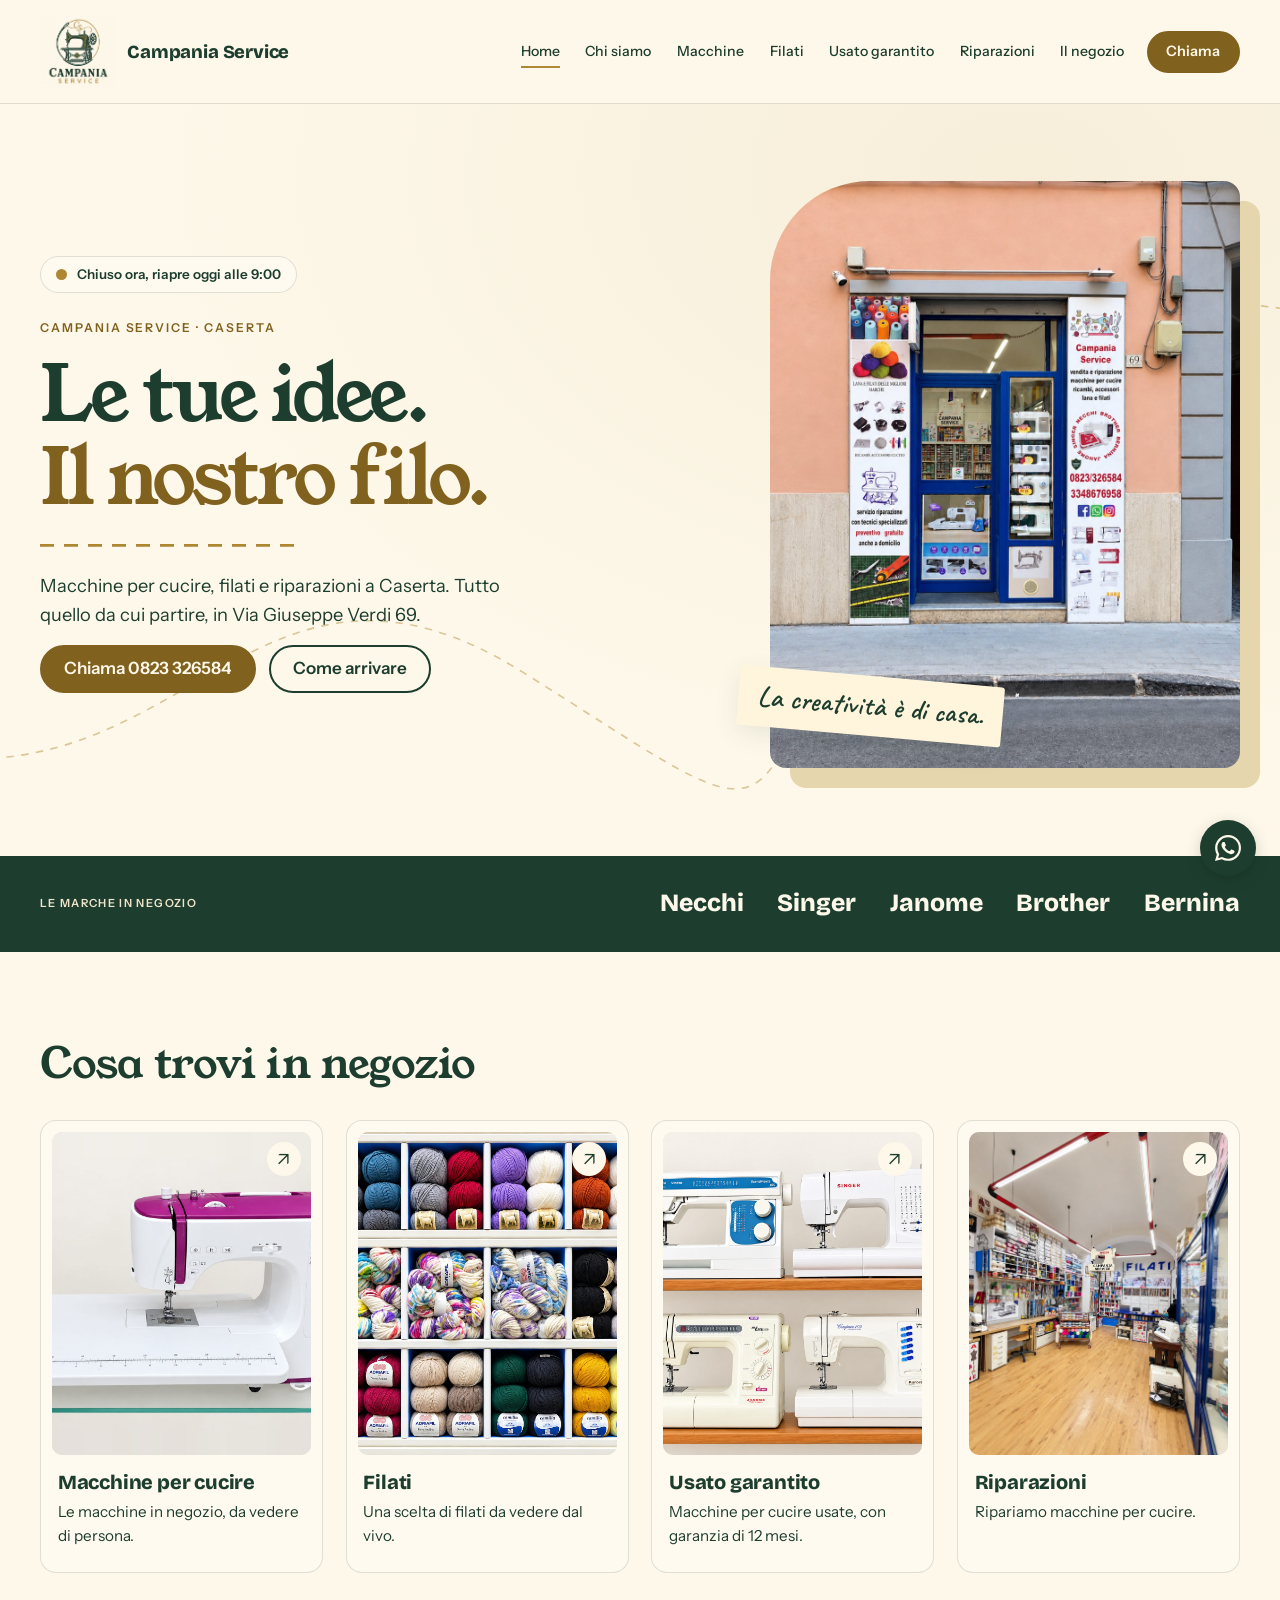
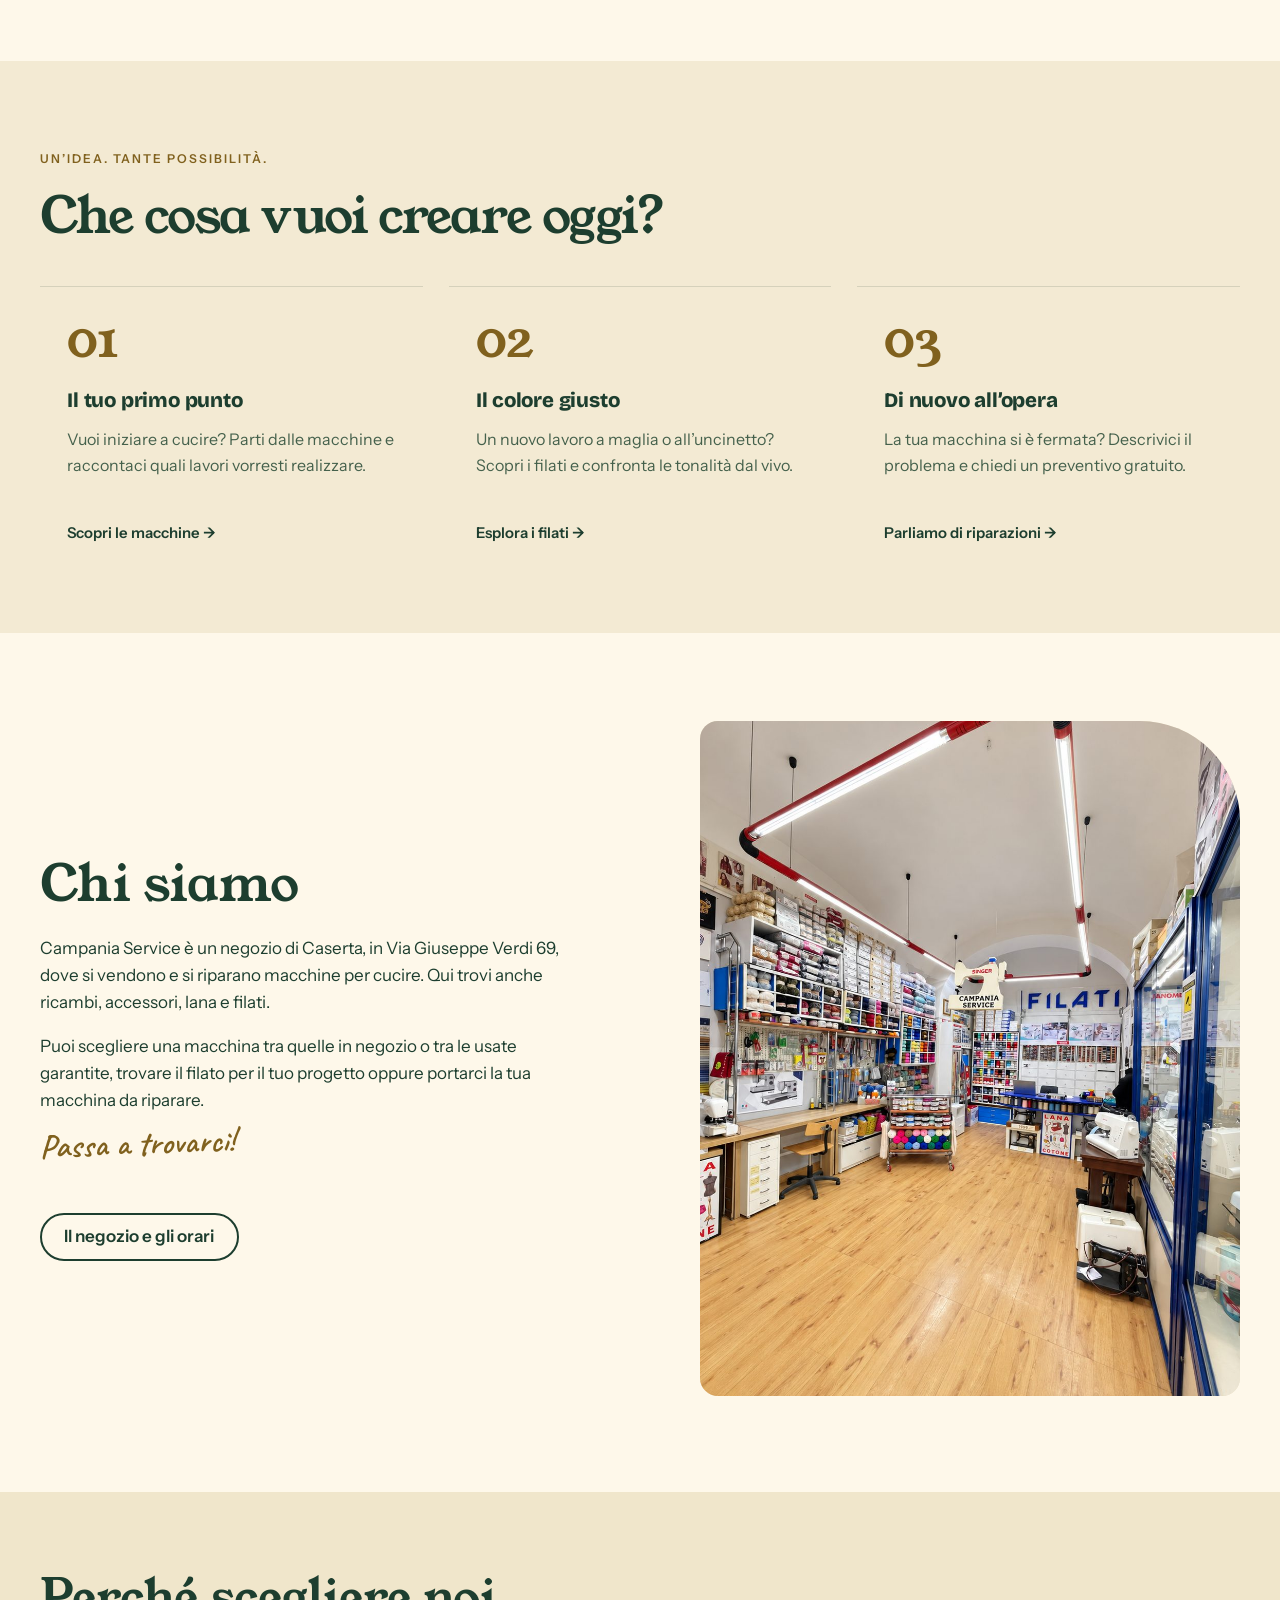
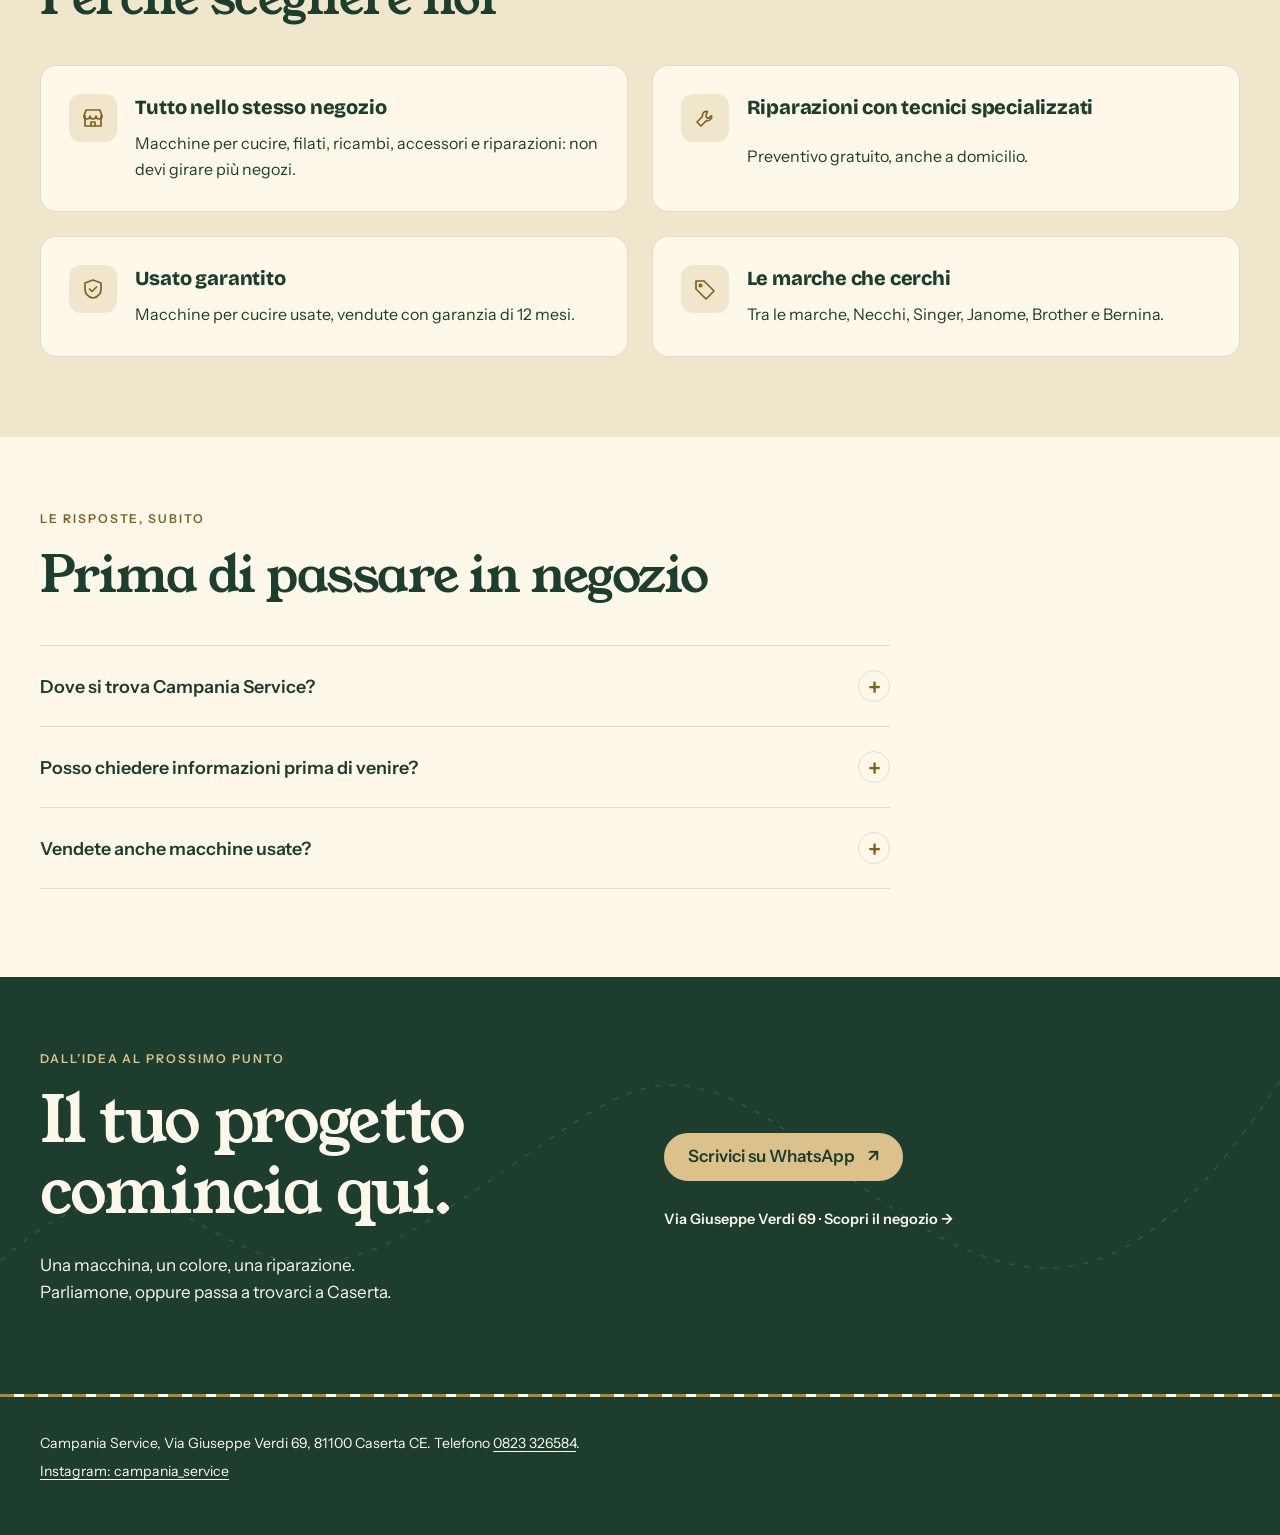
<file: index.html>
<!DOCTYPE html>

<html lang="it">
<head>
<meta charset="utf-8"/>
<meta content="width=device-width, initial-scale=1" name="viewport"/>
<title>Campania Service | Macchine per cucire, filati e riparazioni a Caserta</title>
<meta content="Campania Service a Caserta: macchine per cucire, usato garantito, filati e riparazioni. Via Giuseppe Verdi 69. Telefono 0823 326584." name="description"/>
<meta content="website" property="og:type"/>
<meta content="it_IT" property="og:locale"/>
<meta content="Campania Service | Macchine per cucire, filati e riparazioni a Caserta" property="og:title"/>
<meta content="Macchine per cucire, usato garantito, filati e riparazioni in Via Giuseppe Verdi 69, Caserta." property="og:description"/>
<meta content="#1D3E2F" name="theme-color"/>
<link href="images/favicon.png" rel="icon" type="image/png"/>
<link href="images/apple-touch-icon.png" rel="apple-touch-icon"/>
<link href="https://fonts.googleapis.com" rel="preconnect"/>
<link crossorigin="" href="https://fonts.gstatic.com" rel="preconnect"/>
<link href="https://fonts.googleapis.com/css2?family=Bricolage+Grotesque:opsz,wght@12..96,600;12..96,800&amp;family=Caveat:wght@600&amp;family=Instrument+Sans:wght@400;500;600&amp;family=Young+Serif&amp;display=swap" rel="stylesheet"/>

<link href="style.css?v=20261009-logo" rel="stylesheet"/>
<script type="application/ld+json">
{
  "@context": "https://schema.org",
  "@type": "LocalBusiness",
  "name": "Campania Service",
  "description": "Negozio di macchine per cucire, usato garantito, filati e riparazioni a Caserta.",
  "telephone": "+390823326584",
  "address": {
    "@type": "PostalAddress",
    "streetAddress": "Via Giuseppe Verdi, 69",
    "postalCode": "81100",
    "addressLocality": "Caserta",
    "addressRegion": "CE",
    "addressCountry": "IT"
  },
  "sameAs": ["https://instagram.com/campania_service"],
  "openingHoursSpecification": [
    {"@type": "OpeningHoursSpecification", "dayOfWeek": ["Monday","Tuesday","Wednesday","Thursday","Friday"], "opens": "09:00", "closes": "13:00"},
    {"@type": "OpeningHoursSpecification", "dayOfWeek": ["Monday","Tuesday","Wednesday","Thursday","Friday"], "opens": "16:30", "closes": "20:00"},
    {"@type": "OpeningHoursSpecification", "dayOfWeek": "Saturday", "opens": "09:00", "closes": "13:00"}
  ]
}
</script>
<link href="modern.css?v=20261009-gold-1" rel="stylesheet"/>
</head>
<body>
<a class="skip" href="#contenuto">Vai al contenuto</a>
<header>
<div class="wrap bar">
<a aria-label="Campania Service — pagina iniziale" class="brand" href="index.html"><img alt="" class="brand-mark" height="1254" src="images/logo-campania-service.jpg" width="1254"/><span>Campania Service</span></a>
<nav aria-label="Menu principale"><a aria-current="page" href="index.html">Home</a>
<a href="index.html#chi-siamo">Chi siamo</a>
<a href="macchine.html">Macchine</a>
<a href="filati.html">Filati</a>
<a href="usato-garantito.html">Usato garantito</a>
<a href="riparazioni.html">Riparazioni</a>
<a href="il-negozio.html">Il negozio</a>
</nav>
<a class="btn primary" href="tel:+390823326584">Chiama</a>
</div>
<div class="reading-progress" aria-hidden="true"><span></span></div></header>
<main id="contenuto">
<section class="hero"><svg class="hero-thread" viewBox="0 0 1200 700" fill="none" aria-hidden="true"><path d="M-50 610C180 630 250 380 490 530S700 690 790 470 1000 140 1260 200"/></svg>
<div class="wrap">
<div>
<p class="status" data-state="unknown" id="status">Controllo gli orari</p>
<p class="eyebrow hero-eyebrow">Campania Service · Caserta</p><h1>Le tue idee.<br><em>Il nostro filo.</em></h1>
<div aria-hidden="true" class="stitch draw"></div>
<p class="lead">Macchine per cucire, filati e riparazioni a Caserta. Tutto quello da cui partire, in Via Giuseppe Verdi 69.</p>
<div class="btns">
<a class="btn primary" href="tel:+390823326584">Chiama 0823 326584</a>
<a class="btn" href="https://www.google.com/maps/search/?api=1&amp;query=Campania%20Service%20Via%20Giuseppe%20Verdi%2069%2081100%20Caserta%20CE" rel="noopener" target="_blank">Come arrivare</a>
</div>
</div>
<div class="hero-visual"><span class="photo-note">La creatività è di casa.</span><div class="frame rv">
<img alt="Facciata del negozio Campania Service in Via Giuseppe Verdi 69, a Caserta" fetchpriority="high" height="1400" src="images/facciata.jpg" width="1050"/>
</div>
</div>
</div>
</section>
<section aria-label="Marche in negozio" class="brand-strip"><div class="wrap"><p>Le marche in negozio</p><div class="brand-list"><span>Necchi</span><span>Singer</span><span>Janome</span><span>Brother</span><span>Bernina</span></div></div></section>
<section class="home-sec">
<div class="wrap">
<h2 class="fx">Cosa trovi in negozio</h2>
<div class="tiles">
<a class="tile" href="macchine.html">
<span class="frame rv"><img alt="Macchina per cucire Necchi viola" height="883" loading="lazy" src="images/macchine-1.jpg" width="1400"/></span>
<h3 class="fx">Macchine per cucire</h3>
<p class="fx">Le macchine in negozio, da vedere di persona.</p>
</a>
<a class="tile" href="filati.html">
<span class="frame rv"><img alt="Gomitoli di lana colorati" height="1254" loading="lazy" src="images/filati-1.jpg" width="1254"/></span>
<h3 class="fx">Filati</h3>
<p class="fx">Una scelta di filati da vedere dal vivo.</p>
</a>
<a class="tile" href="usato-garantito.html">
<span class="frame rv"><img alt="Macchine per cucire usate garantite" height="1221" loading="lazy" src="images/usato-1.jpg" width="1289"/></span>
<h3 class="fx">Usato garantito</h3>
<p class="fx">Macchine per cucire usate, con garanzia di 12 mesi.</p>
</a>
<a class="tile" href="riparazioni.html">
<span class="frame rv"><img alt="Interno del negozio" height="1400" loading="lazy" src="images/interno-1.jpg" style="object-position:center 45%" width="1050"/></span>
<h3 class="fx">Riparazioni</h3>
<p class="fx">Ripariamo macchine per cucire.</p>
</a>
</div>
</div>
</section>
<section class="modern-section soft-section"><div class="wrap"><div class="section-heading reveal"><p class="eyebrow">Un’idea. Tante possibilità.</p><h2>Che cosa vuoi creare oggi?</h2></div><div class="journey"><article class="journey-card reveal"><span class="step-number">01</span><h3>Il tuo primo punto</h3><p>Vuoi iniziare a cucire? Parti dalle macchine e raccontaci quali lavori vorresti realizzare.</p></article><article class="journey-card reveal"><span class="step-number">02</span><h3>Il colore giusto</h3><p>Un nuovo lavoro a maglia o all’uncinetto? Scopri i filati e confronta le tonalità dal vivo.</p></article><article class="journey-card reveal"><span class="step-number">03</span><h3>Di nuovo all’opera</h3><p>La tua macchina si è fermata? Descrivici il problema e chiedi un preventivo gratuito.</p></article></div><div class="path-links"><a href="macchine.html">Scopri le macchine →</a><a href="filati.html">Esplora i filati →</a><a href="riparazioni.html">Parliamo di riparazioni →</a></div></div></section><section class="about" id="chi-siamo">
<div class="wrap about-grid">
<div class="about-text">
<h2 class="fx">Chi siamo</h2>
<p class="fx">Campania Service è un negozio di Caserta, in Via Giuseppe Verdi 69, dove si vendono e si riparano macchine per cucire. Qui trovi anche ricambi, accessori, lana e filati.</p>
<p class="fx">Puoi scegliere una macchina tra quelle in negozio o tra le usate garantite, trovare il filato per il tuo progetto oppure portarci la tua macchina da riparare.</p>
<p class="hand fx">Passa a trovarci!</p>
<div class="btns fx"><a class="btn" href="il-negozio.html">Il negozio e gli orari</a></div>
</div>
<div class="about-photos">
<div class="frame rv about-main"><img alt="Interno del negozio: scaffali di lana e filati, macchine per cucire in vetrina" height="1400" loading="lazy" src="images/interno-1.jpg" width="1050"/></div>
</div>
</div>
</section>
<section class="why" id="perche">
<div class="wrap">
<h2 class="fx">Perché scegliere noi</h2>
<div class="why-grid">
<article class="why-item fx">
<span class="ico"><svg aria-hidden="true" fill="none" height="24" stroke="currentColor" stroke-width="1.7" viewBox="0 0 24 24" width="24"><path d="M4 10v10h16V10"></path><path d="M3 10l2-6h14l2 6"></path><path d="M3 10c0 1.7 1.3 3 3 3s3-1.3 3-3c0 1.7 1.3 3 3 3s3-1.3 3-3c0 1.7 1.3 3 3 3s3-1.3 3-3"></path><path d="M10 20v-4h4v4"></path></svg></span>
<h3>Tutto nello stesso negozio</h3>
<p>Macchine per cucire, filati, ricambi, accessori e riparazioni: non devi girare più negozi.</p>
</article>
<article class="why-item fx">
<span class="ico"><svg aria-hidden="true" fill="none" height="24" stroke="currentColor" stroke-width="1.7" viewBox="0 0 24 24" width="24"><path d="M14.5 5.5a4 4 0 00-5 5L4 16l4 4 5.5-5.5a4 4 0 005-5l-2.6 2.6-2.4-.5-.5-2.4z"></path></svg></span>
<h3>Riparazioni con tecnici specializzati</h3>
<p>Preventivo gratuito, anche a domicilio.</p>
</article>
<article class="why-item fx">
<span class="ico"><svg aria-hidden="true" fill="none" height="24" stroke="currentColor" stroke-width="1.7" viewBox="0 0 24 24" width="24"><path d="M12 3l8 3v6c0 4.5-3.2 8-8 9-4.8-1-8-4.5-8-9V6z"></path><path d="M8.5 12l2.5 2.5 4.5-4.5"></path></svg></span>
<h3>Usato garantito</h3>
<p>Macchine per cucire usate, vendute con garanzia di 12 mesi.</p>
</article>
<article class="why-item fx">
<span class="ico"><svg aria-hidden="true" fill="none" height="24" stroke="currentColor" stroke-width="1.7" viewBox="0 0 24 24" width="24"><path d="M3 12V4h8l10 10-8 8z"></path><circle cx="7.5" cy="8.5" r="1.2"></circle></svg></span>
<h3>Le marche che cerchi</h3>
<p>Tra le marche, Necchi, Singer, Janome, Brother e Bernina.</p>
</article>
</div>
</div>
</section>

<section class="modern-section faq-section"><div class="wrap"><div class="section-heading reveal"><p class="eyebrow">Le risposte, subito</p><h2>Prima di passare in negozio</h2></div><div class="faq-list"><details class="reveal"><summary>Dove si trova Campania Service?<span aria-hidden="true">+</span></summary><p>In Via Giuseppe Verdi 69, 81100 Caserta. Nella pagina “Il negozio” trovi orari e indicazioni.</p></details><details class="reveal"><summary>Posso chiedere informazioni prima di venire?<span aria-hidden="true">+</span></summary><p>Sì. Puoi chiamare lo 0823 326584 o scrivere su WhatsApp al +39 334 867 6958.</p></details><details class="reveal"><summary>Vendete anche macchine usate?<span aria-hidden="true">+</span></summary><p>Sì, macchine per cucire usate con garanzia di 12 mesi. Contattaci per conoscere le disponibilità attuali.</p></details></div></div></section><section class="project-cta"><div class="wrap"><div class="reveal"><p class="eyebrow">Dall’idea al prossimo punto</p><h2>Il tuo progetto<br>comincia qui.</h2><p>Una macchina, un colore, una riparazione.<br>Parliamone, oppure passa a trovarci a Caserta.</p></div><div class="cta-actions reveal"><a class="btn primary" href="https://wa.me/393348676958" target="_blank" rel="noopener noreferrer">Scrivici su WhatsApp <span aria-hidden="true">↗</span></a><a class="text-link" href="il-negozio.html">Via Giuseppe Verdi 69 · Scopri il negozio <span aria-hidden="true">→</span></a></div></div><svg class="cta-thread" viewBox="0 0 1200 380" fill="none" aria-hidden="true"><path d="M-20 280C180 80 190 350 390 230S600 30 780 170 1060 320 1220 60"/></svg></section></main>
<div aria-hidden="true" class="stitch"></div>
<footer>
<div class="wrap">
<p>Campania Service, Via Giuseppe Verdi 69, 81100 Caserta CE. Telefono <a href="tel:+390823326584">0823 326584</a>.</p>
<p><a href="https://instagram.com/campania_service" rel="noopener" target="_blank">Instagram: campania_service</a></p>
</div>
</footer>
<script src="script.js?v=20261009-logo"></script>

<a class="whatsapp-float" href="https://wa.me/393348676958" target="_blank" rel="noopener noreferrer" aria-label="Scrivici su WhatsApp al +39 334 867 6958" title="Scrivici su WhatsApp">
  <svg xmlns="http://www.w3.org/2000/svg" width="26" height="26" viewBox="0 0 24 24" aria-hidden="true" focusable="false">
    <path fill="currentColor" d="M20.52 3.48A11.88 11.88 0 0 0 12.04 0C5.46 0 .11 5.35.11 11.93c0 2.1.55 4.16 1.6 5.98L0 24l6.25-1.64a11.9 11.9 0 0 0 5.79 1.48h.01c6.58 0 11.94-5.35 11.94-11.93a11.85 11.85 0 0 0-3.47-8.43ZM12.04 21.82a9.9 9.9 0 0 1-5.04-1.38l-.36-.21-3.71.97.99-3.62-.24-.37a9.89 9.89 0 0 1-1.51-5.28c0-5.46 4.44-9.9 9.91-9.9a9.83 9.83 0 0 1 7 2.9 9.83 9.83 0 0 1 2.9 7c0 5.46-4.45 9.89-9.94 9.89Zm5.44-7.41c-.3-.15-1.76-.87-2.03-.97-.27-.1-.47-.15-.67.15-.2.3-.77.97-.94 1.17-.17.2-.35.22-.65.07-.3-.15-1.26-.46-2.4-1.48-.89-.79-1.48-1.76-1.66-2.06-.17-.3-.02-.46.13-.61.13-.13.3-.35.45-.52.15-.17.2-.3.3-.5.1-.2.05-.37-.02-.52-.08-.15-.67-1.61-.92-2.21-.24-.58-.49-.5-.67-.51h-.57c-.2 0-.52.07-.79.37-.27.3-1.04 1.02-1.04 2.49s1.07 2.89 1.21 3.09c.15.2 2.1 3.2 5.08 4.49.71.3 1.26.49 1.69.62.71.23 1.35.2 1.86.12.57-.08 1.76-.72 2.01-1.41.25-.7.25-1.29.17-1.41-.07-.13-.27-.2-.57-.35Z"/>
  </svg>
</a>
<script src="modern.js?v=20261009-gold-1" defer></script>
</body>
</html>
</file>
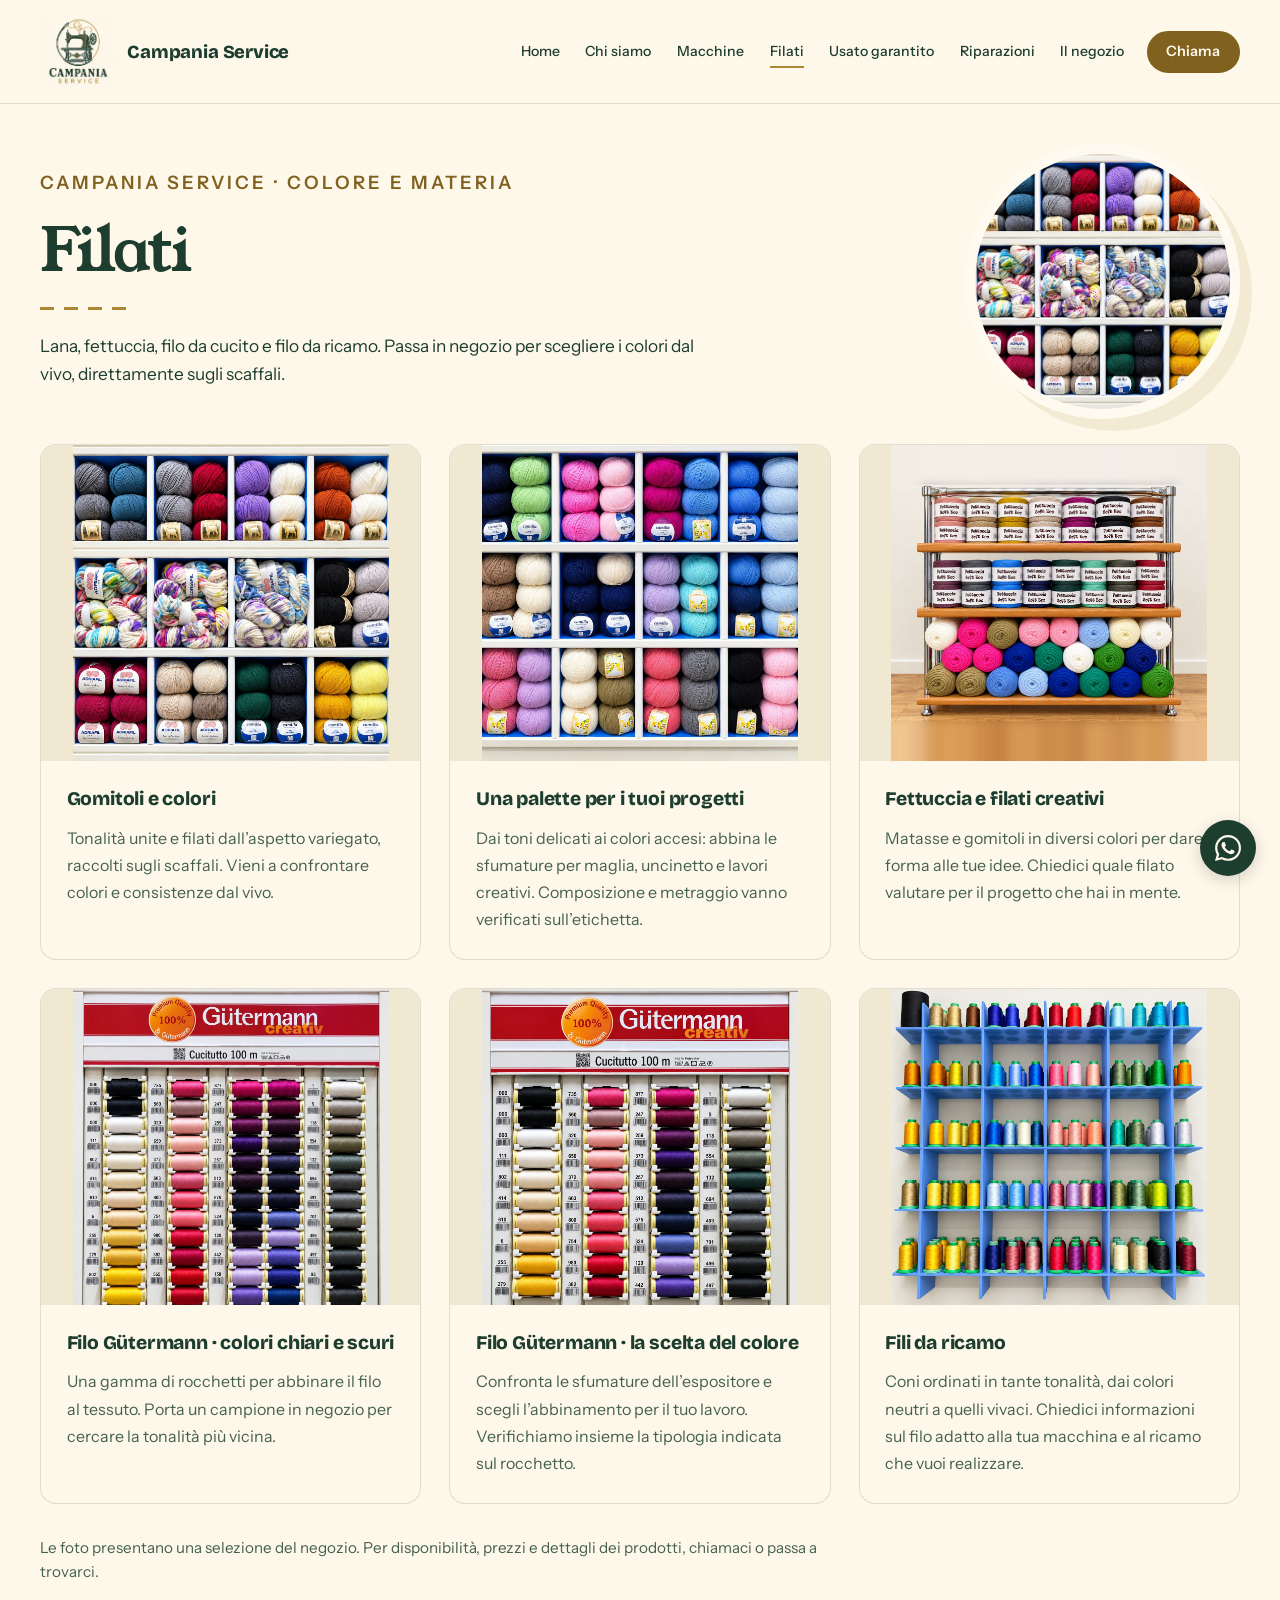
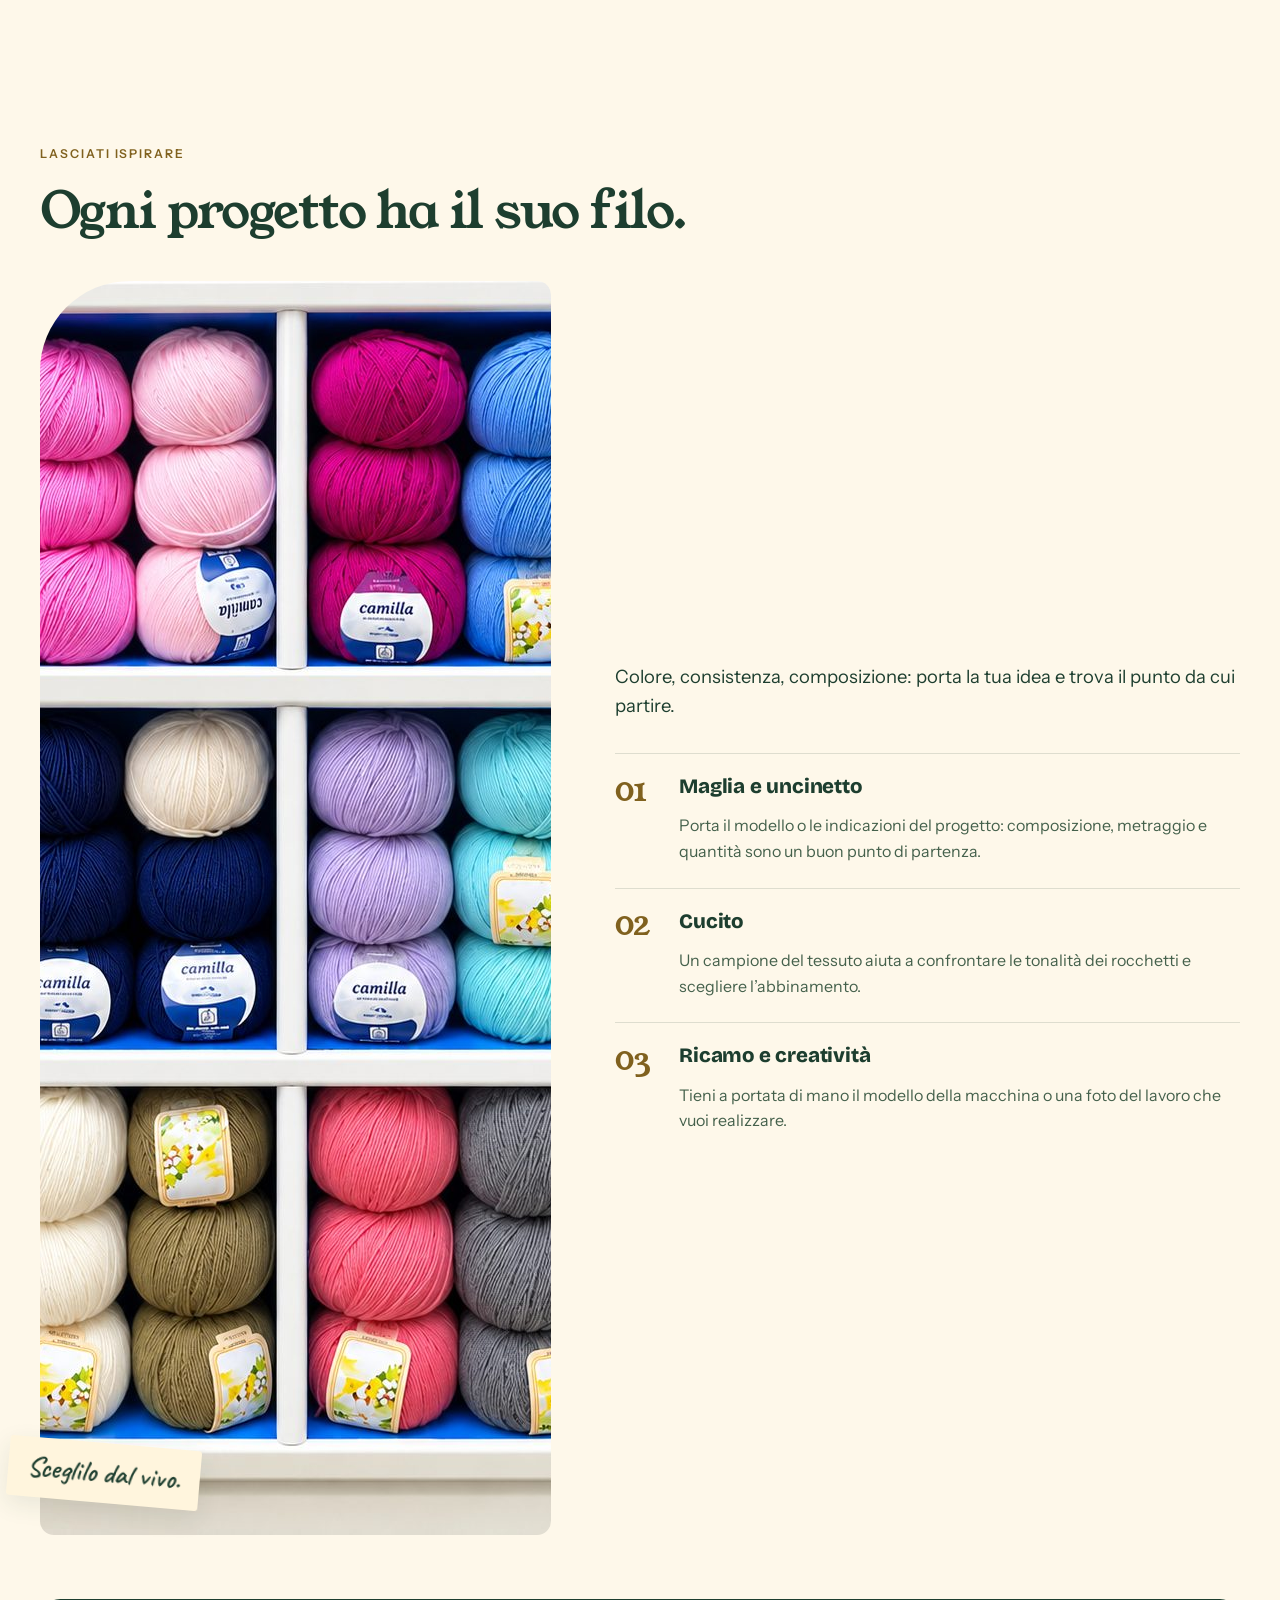
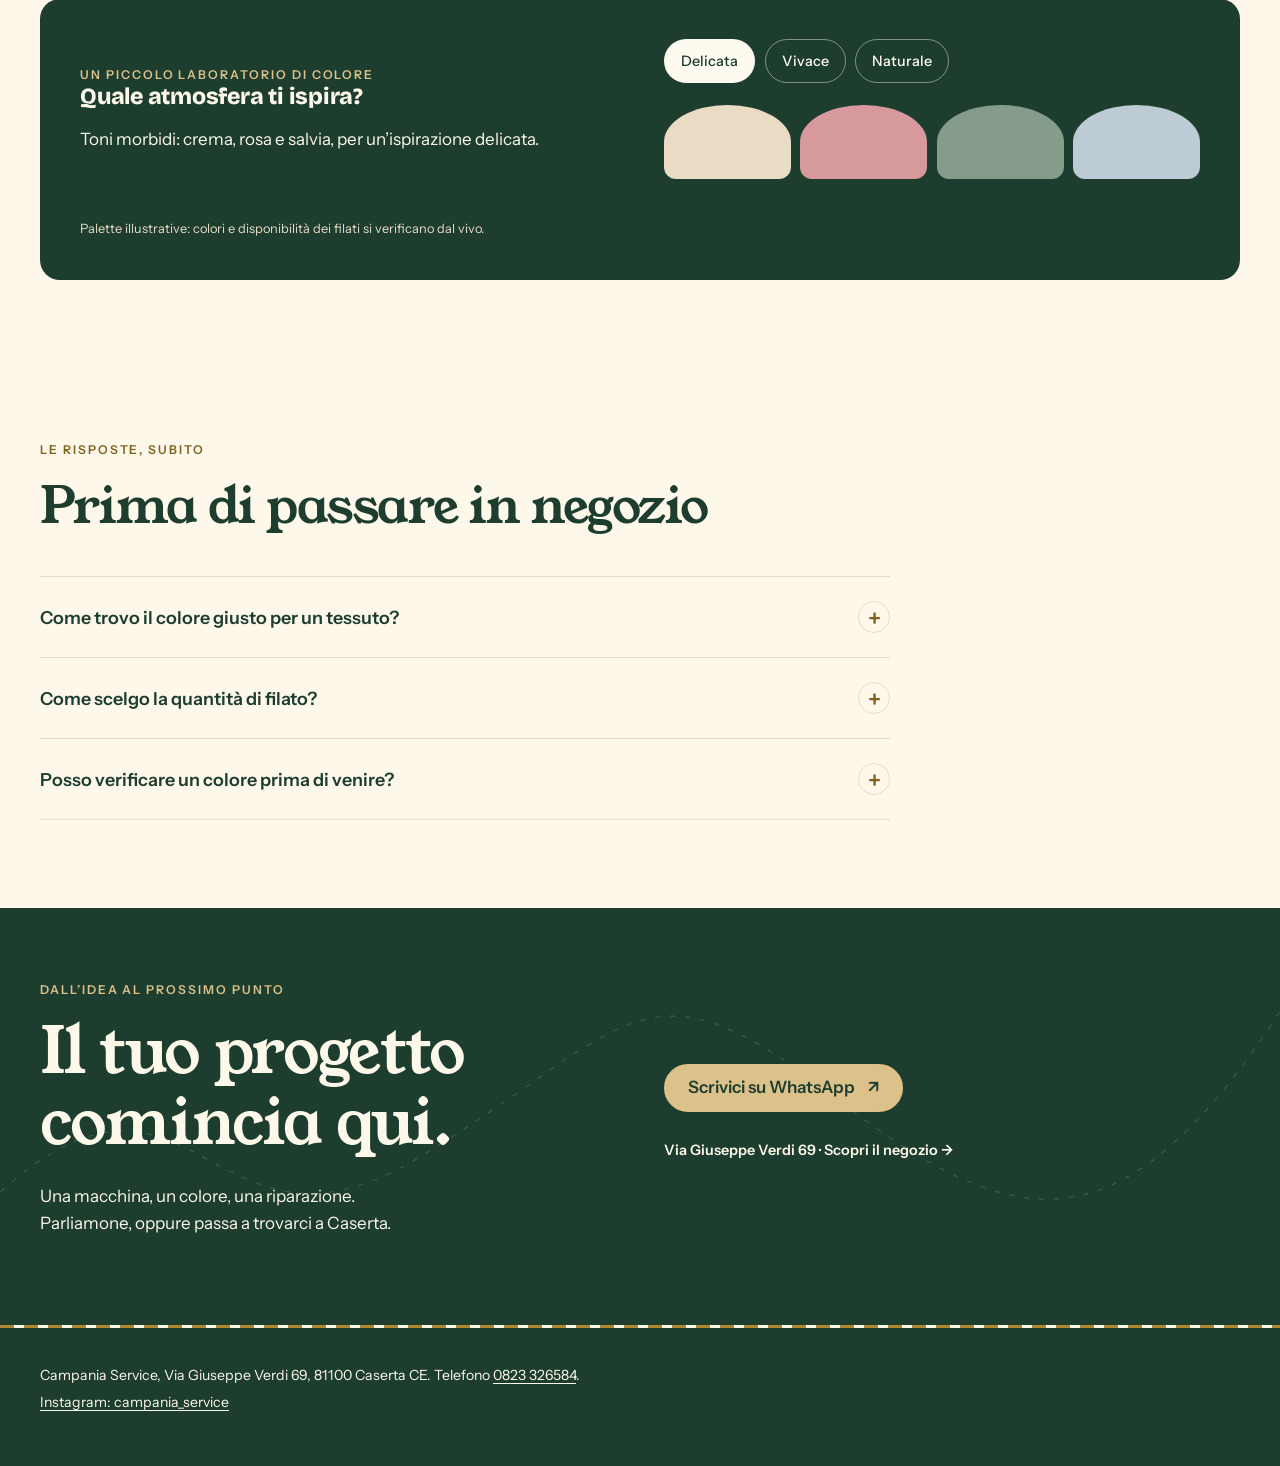
<file: filati.html>
<!DOCTYPE html>

<html lang="it">
<head>
<meta charset="utf-8"/>
<meta content="width=device-width, initial-scale=1" name="viewport"/>
<title>Filati | Campania Service Caserta</title>
<meta content="Filati in vendita da Campania Service a Caserta, in Via Giuseppe Verdi 69. Passa in negozio per sceglierli dal vivo." name="description"/>
<meta content="#1D3E2F" name="theme-color"/>
<link href="images/favicon.png" rel="icon" type="image/png"/>
<link href="images/apple-touch-icon.png" rel="apple-touch-icon"/>
<link href="https://fonts.googleapis.com" rel="preconnect"/>
<link crossorigin="" href="https://fonts.gstatic.com" rel="preconnect"/>
<link href="https://fonts.googleapis.com/css2?family=Bricolage+Grotesque:opsz,wght@12..96,600;12..96,800&amp;family=Caveat:wght@600&amp;family=Instrument+Sans:wght@400;500;600&amp;family=Young+Serif&amp;display=swap" rel="stylesheet"/>

<link href="style.css?v=20261009-logo" rel="stylesheet"/>
<link href="modern.css?v=20261009-gold-1" rel="stylesheet"/>
</head>
<body>
<a class="skip" href="#contenuto">Vai al contenuto</a>
<header>
<div class="wrap bar">
<a aria-label="Campania Service — pagina iniziale" class="brand" href="index.html"><img alt="" class="brand-mark" height="1254" src="images/logo-campania-service.jpg" width="1254"/><span>Campania Service</span></a>
<nav aria-label="Menu principale"><a href="index.html">Home</a>
<a href="index.html#chi-siamo">Chi siamo</a>
<a href="macchine.html">Macchine</a>
<a aria-current="page" href="filati.html">Filati</a>
<a href="usato-garantito.html">Usato garantito</a>
<a href="riparazioni.html">Riparazioni</a>
<a href="il-negozio.html">Il negozio</a>
</nav>
<a class="btn primary" href="tel:+390823326584">Chiama</a>
</div>
<div class="reading-progress" aria-hidden="true"><span></span></div></header>
<main id="contenuto">
<section class="wrap page-title"><div class="page-portrait" aria-hidden="true"><img src="images/filati-1.jpg" alt="" width="600" height="600" fetchpriority="high"/></div>
<p class="eyebrow">Campania Service · Colore e materia</p><h1>Filati</h1>
<div aria-hidden="true" class="stitch draw"></div>
<p>Lana, fettuccia, filo da cucito e filo da ricamo. Passa in negozio per scegliere i colori dal vivo, direttamente sugli scaffali.</p>
</section>
<section class="wrap gallery-sec">
<div class="gal catalog">
<article class="product-card"><button aria-label="Ingrandisci la foto: Gomitoli e colori" class="frame" type="button"><img alt="Gomitoli di lana di tanti colori sugli scaffali del negozio" height="1254" loading="lazy" src="images/filati-1.jpg" width="1254"/></button><div class="product-copy"><h2>Gomitoli e colori</h2><p>Tonalità unite e filati dall’aspetto variegato, raccolti sugli scaffali. Vieni a confrontare colori e consistenze dal vivo.</p></div></article>
<article class="product-card"><button aria-label="Ingrandisci la foto: Una palette per i tuoi progetti" class="frame" type="button"><img alt="Gomitoli di cotone in tanti colori negli scaffali" height="1254" loading="lazy" src="images/filati-2.jpg" width="1254"/></button><div class="product-copy"><h2>Una palette per i tuoi progetti</h2><p>Dai toni delicati ai colori accesi: abbina le sfumature per maglia, uncinetto e lavori creativi. Composizione e metraggio vanno verificati sull’etichetta.</p></div></article>
<article class="product-card"><button aria-label="Ingrandisci la foto: Fettuccia e filati creativi" class="frame" type="button"><img alt="Matasse di fettuccia in tanti colori su uno scaffale" height="1254" loading="lazy" src="images/filati-3.jpg" width="1254"/></button><div class="product-copy"><h2>Fettuccia e filati creativi</h2><p>Matasse e gomitoli in diversi colori per dare forma alle tue idee. Chiedici quale filato valutare per il progetto che hai in mente.</p></div></article>
<article class="product-card"><button aria-label="Ingrandisci la foto: Filo Gütermann · colori chiari e scuri" class="frame" type="button"><img alt="Espositore di rocchetti di filo da cucito Gütermann" height="1254" loading="lazy" src="images/filati-4.jpg" width="1254"/></button><div class="product-copy"><h2>Filo Gütermann · colori chiari e scuri</h2><p>Una gamma di rocchetti per abbinare il filo al tessuto. Porta un campione in negozio per cercare la tonalità più vicina.</p></div></article>
<article class="product-card"><button aria-label="Ingrandisci la foto: Filo Gütermann · la scelta del colore" class="frame" type="button"><img alt="Espositore di rocchetti Gütermann in colori diversi" height="1254" loading="lazy" src="images/filati-5.jpg" width="1254"/></button><div class="product-copy"><h2>Filo Gütermann · la scelta del colore</h2><p>Confronta le sfumature dell’espositore e scegli l’abbinamento per il tuo lavoro. Verifichiamo insieme la tipologia indicata sul rocchetto.</p></div></article>
<article class="product-card"><button aria-label="Ingrandisci la foto: Fili da ricamo" class="frame" type="button"><img alt="Coni di filo da ricamo in tanti colori su una libreria blu" height="1254" loading="lazy" src="images/filati-6.jpg" width="1254"/></button><div class="product-copy"><h2>Fili da ricamo</h2><p>Coni ordinati in tante tonalità, dai colori neutri a quelli vivaci. Chiedici informazioni sul filo adatto alla tua macchina e al ricamo che vuoi realizzare.</p></div></article>
</div><p class="catalog-note">Le foto presentano una selezione del negozio. Per disponibilità, prezzi e dettagli dei prodotti, chiamaci o passa a trovarci.</p>
</section>
<section class="modern-section "><div class="wrap"><div class="section-heading reveal"><p class="eyebrow">Lasciati ispirare</p><h2>Ogni progetto ha il suo filo.</h2></div><div class="editorial-split"><div class="photo-stack reveal"><img src="images/filati-2.jpg" alt="Scaffali di gomitoli colorati nel negozio" loading="lazy" width="1254" height="1254"><span class="photo-note">Sceglilo dal vivo.</span></div><div><p class="section-intro">Colore, consistenza, composizione: porta la tua idea e trova il punto da cui partire.</p><div class="journey"><article class="journey-card reveal"><span class="step-number">01</span><h3>Maglia e uncinetto</h3><p>Porta il modello o le indicazioni del progetto: composizione, metraggio e quantità sono un buon punto di partenza.</p></article><article class="journey-card reveal"><span class="step-number">02</span><h3>Cucito</h3><p>Un campione del tessuto aiuta a confrontare le tonalità dei rocchetti e scegliere l’abbinamento.</p></article><article class="journey-card reveal"><span class="step-number">03</span><h3>Ricamo e creatività</h3><p>Tieni a portata di mano il modello della macchina o una foto del lavoro che vuoi realizzare.</p></article></div></div></div><div class="palette-studio reveal"><div><p class="eyebrow">Un piccolo laboratorio di colore</p><h3>Quale atmosfera ti ispira?</h3><p id="palette-description" aria-live="polite">Toni morbidi: crema, rosa e salvia, per un’ispirazione delicata.</p></div><div><div class="palette-buttons" role="group" aria-label="Palette di ispirazione"><button type="button" data-palette="delicata" aria-pressed="true">Delicata</button><button type="button" data-palette="vivace" aria-pressed="false">Vivace</button><button type="button" data-palette="naturale" aria-pressed="false">Naturale</button></div><div class="swatches" aria-hidden="true"><span style="--swatch:#eadbc5"></span><span style="--swatch:#d69a9d"></span><span style="--swatch:#849c89"></span><span style="--swatch:#bccbd4"></span></div></div><p class="small-note">Palette illustrative: colori e disponibilità dei filati si verificano dal vivo.</p></div></div></section>
<section class="modern-section faq-section"><div class="wrap"><div class="section-heading reveal"><p class="eyebrow">Le risposte, subito</p><h2>Prima di passare in negozio</h2></div><div class="faq-list"><details class="reveal"><summary>Come trovo il colore giusto per un tessuto?<span aria-hidden="true">+</span></summary><p>Porta un campione: potrai confrontarlo direttamente con le tonalità disponibili in negozio.</p></details><details class="reveal"><summary>Come scelgo la quantità di filato?<span aria-hidden="true">+</span></summary><p>Porta le indicazioni del progetto. Composizione e metraggio si verificano sull’etichetta; la quantità dipende dal lavoro che vuoi realizzare.</p></details><details class="reveal"><summary>Posso verificare un colore prima di venire?<span aria-hidden="true">+</span></summary><p>Scrivici o chiamaci indicando il tipo di filato e, se lo conosci, il codice colore. Verificheremo la disponibilità.</p></details></div></div></section><section class="project-cta"><div class="wrap"><div class="reveal"><p class="eyebrow">Dall’idea al prossimo punto</p><h2>Il tuo progetto<br>comincia qui.</h2><p>Una macchina, un colore, una riparazione.<br>Parliamone, oppure passa a trovarci a Caserta.</p></div><div class="cta-actions reveal"><a class="btn primary" href="https://wa.me/393348676958" target="_blank" rel="noopener noreferrer">Scrivici su WhatsApp <span aria-hidden="true">↗</span></a><a class="text-link" href="il-negozio.html">Via Giuseppe Verdi 69 · Scopri il negozio <span aria-hidden="true">→</span></a></div></div><svg class="cta-thread" viewBox="0 0 1200 380" fill="none" aria-hidden="true"><path d="M-20 280C180 80 190 350 390 230S600 30 780 170 1060 320 1220 60"/></svg></section></main>
<dialog aria-label="Foto ingrandita" id="lightbox">
<button class="x" type="button">Chiudi</button>
<img alt=""/>
</dialog>
<div aria-hidden="true" class="stitch"></div>
<footer>
<div class="wrap">
<p>Campania Service, Via Giuseppe Verdi 69, 81100 Caserta CE. Telefono <a href="tel:+390823326584">0823 326584</a>.</p>
<p><a href="https://instagram.com/campania_service" rel="noopener" target="_blank">Instagram: campania_service</a></p>
</div>
</footer>
<script src="script.js?v=20261009-logo"></script>

<a class="whatsapp-float" href="https://wa.me/393348676958" target="_blank" rel="noopener noreferrer" aria-label="Scrivici su WhatsApp al +39 334 867 6958" title="Scrivici su WhatsApp">
  <svg xmlns="http://www.w3.org/2000/svg" width="26" height="26" viewBox="0 0 24 24" aria-hidden="true" focusable="false">
    <path fill="currentColor" d="M20.52 3.48A11.88 11.88 0 0 0 12.04 0C5.46 0 .11 5.35.11 11.93c0 2.1.55 4.16 1.6 5.98L0 24l6.25-1.64a11.9 11.9 0 0 0 5.79 1.48h.01c6.58 0 11.94-5.35 11.94-11.93a11.85 11.85 0 0 0-3.47-8.43ZM12.04 21.82a9.9 9.9 0 0 1-5.04-1.38l-.36-.21-3.71.97.99-3.62-.24-.37a9.89 9.89 0 0 1-1.51-5.28c0-5.46 4.44-9.9 9.91-9.9a9.83 9.83 0 0 1 7 2.9 9.83 9.83 0 0 1 2.9 7c0 5.46-4.45 9.89-9.94 9.89Zm5.44-7.41c-.3-.15-1.76-.87-2.03-.97-.27-.1-.47-.15-.67.15-.2.3-.77.97-.94 1.17-.17.2-.35.22-.65.07-.3-.15-1.26-.46-2.4-1.48-.89-.79-1.48-1.76-1.66-2.06-.17-.3-.02-.46.13-.61.13-.13.3-.35.45-.52.15-.17.2-.3.3-.5.1-.2.05-.37-.02-.52-.08-.15-.67-1.61-.92-2.21-.24-.58-.49-.5-.67-.51h-.57c-.2 0-.52.07-.79.37-.27.3-1.04 1.02-1.04 2.49s1.07 2.89 1.21 3.09c.15.2 2.1 3.2 5.08 4.49.71.3 1.26.49 1.69.62.71.23 1.35.2 1.86.12.57-.08 1.76-.72 2.01-1.41.25-.7.25-1.29.17-1.41-.07-.13-.27-.2-.57-.35Z"/>
  </svg>
</a>
<script src="modern.js?v=20261009-gold-1" defer></script>
</body>
</html>
</file>
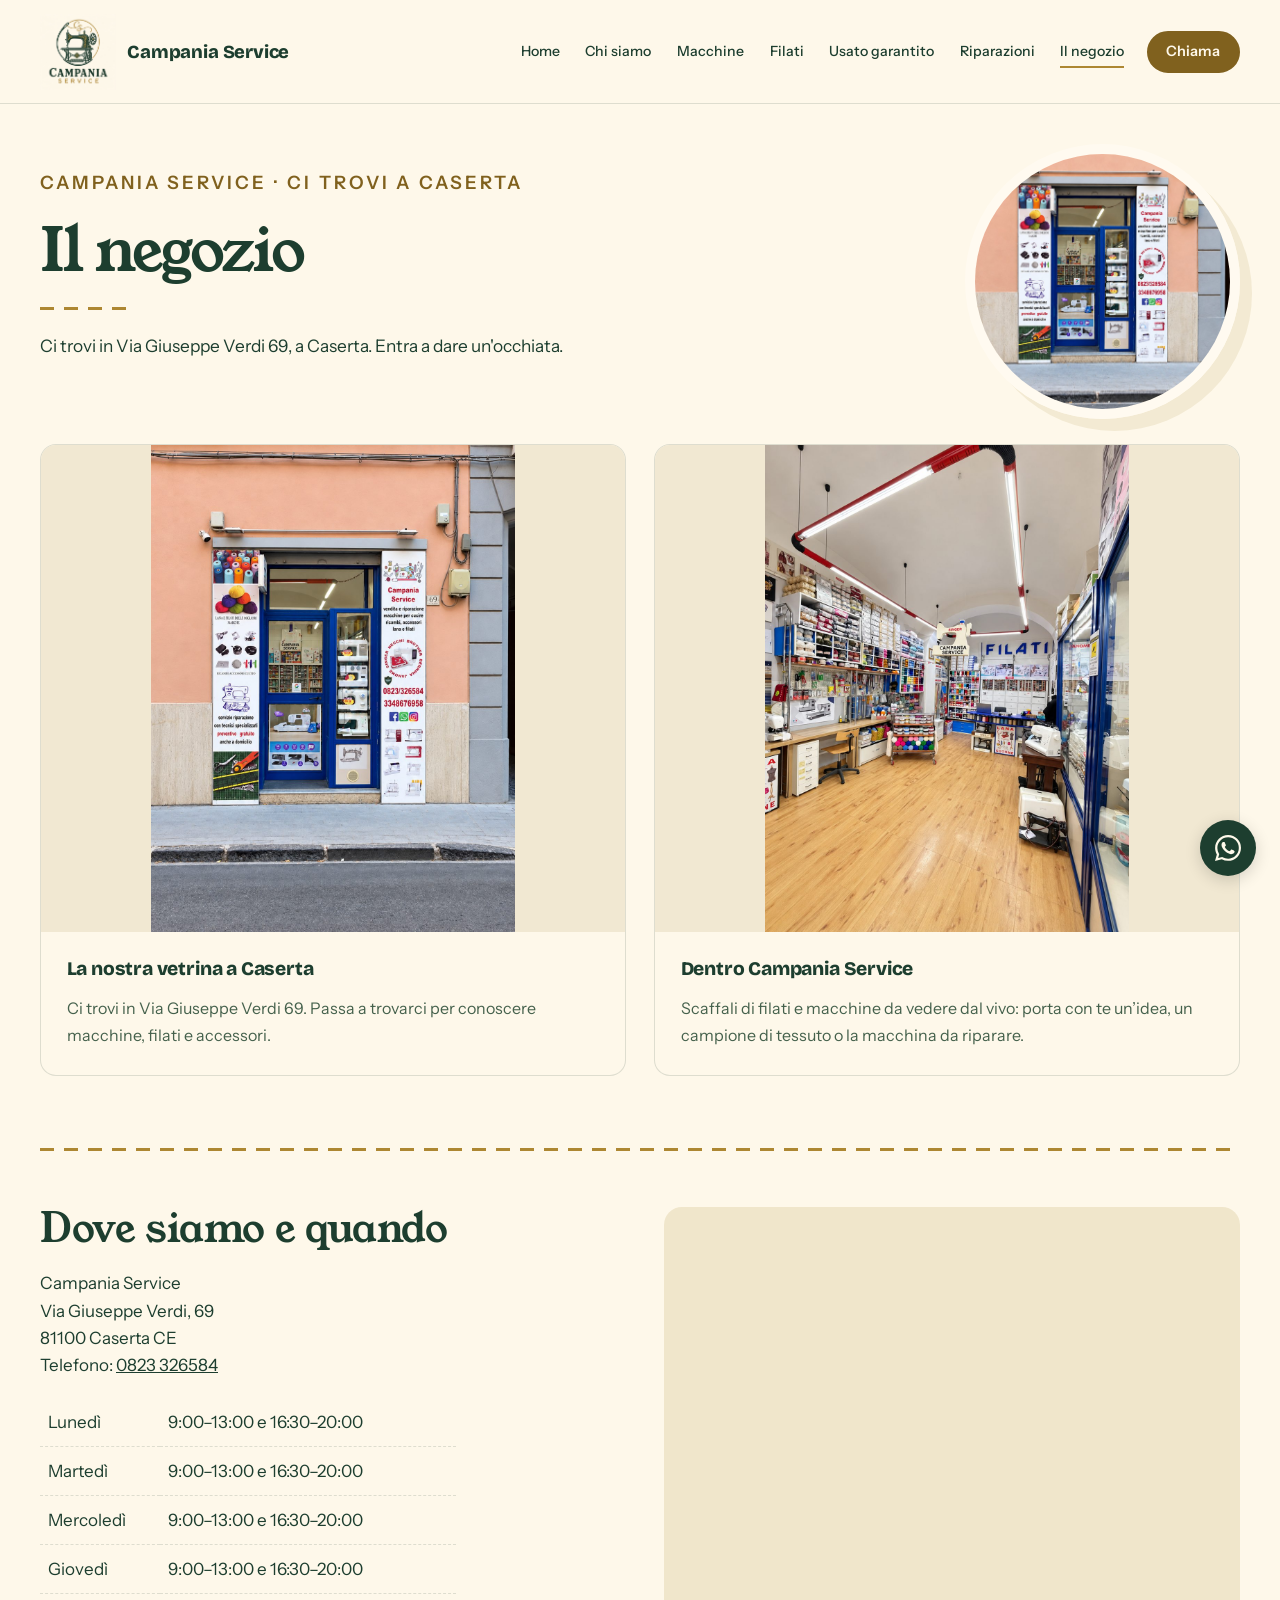
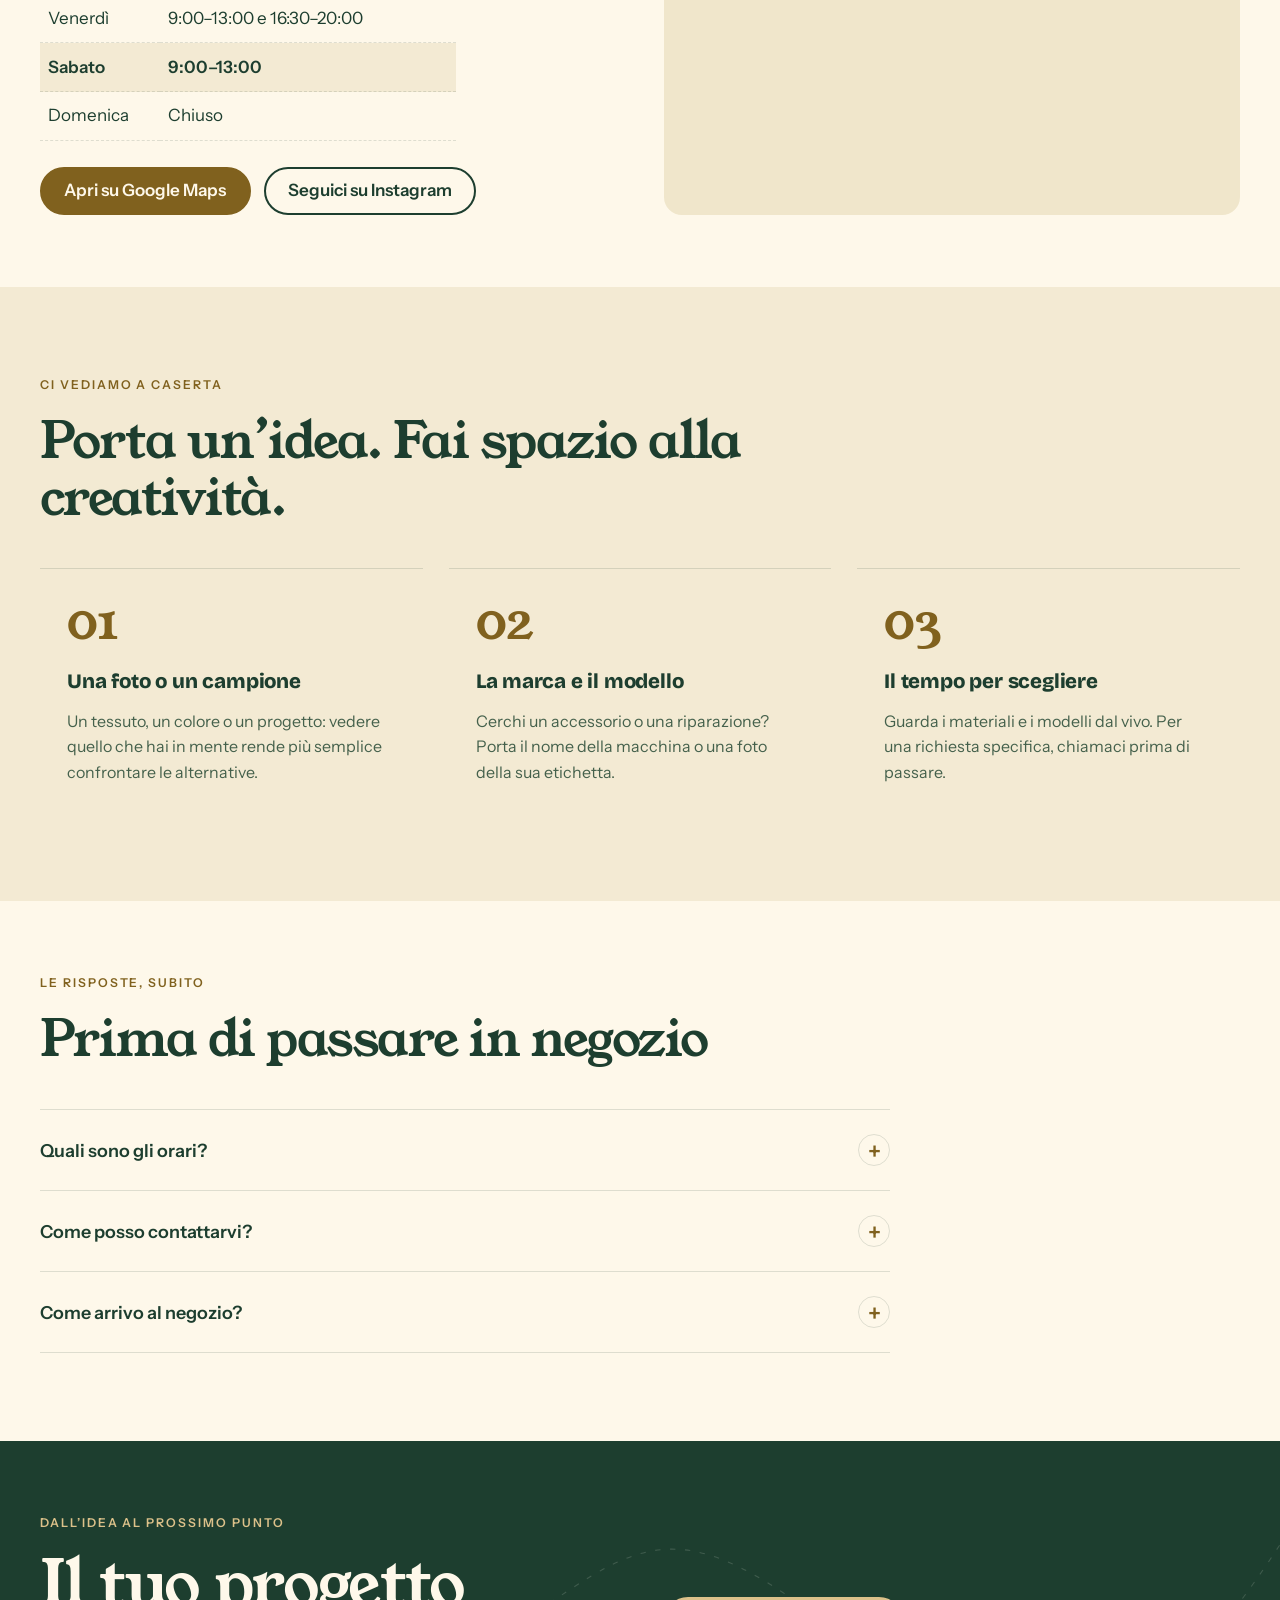
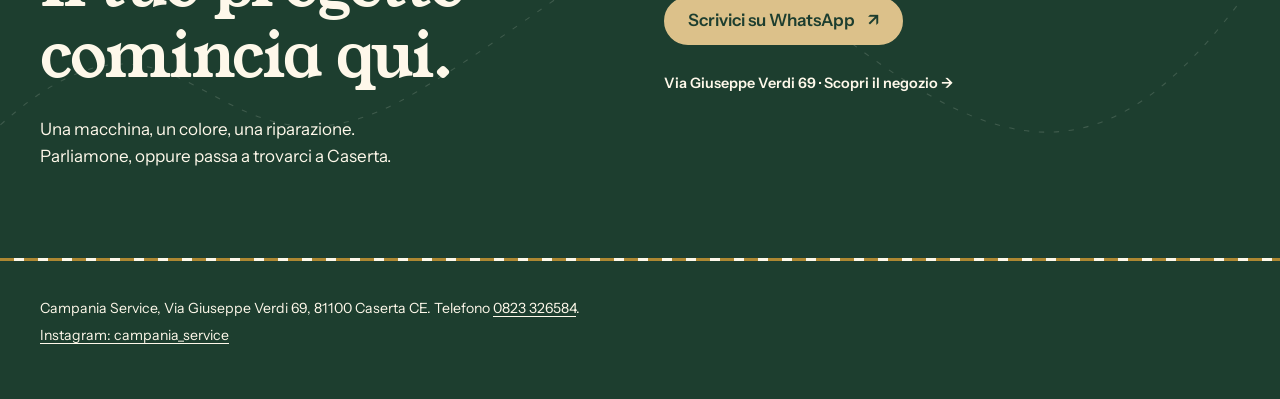
<file: il-negozio.html>
<!DOCTYPE html>

<html lang="it">
<head>
<meta charset="utf-8"/>
<meta content="width=device-width, initial-scale=1" name="viewport"/>
<title>Il negozio, orari e dove siamo | Campania Service Caserta</title>
<meta content="Campania Service, Via Giuseppe Verdi 69, Caserta. Orari di apertura, telefono 0823 326584, mappa e foto del negozio." name="description"/>
<meta content="#1D3E2F" name="theme-color"/>
<link href="images/favicon.png" rel="icon" type="image/png"/>
<link href="images/apple-touch-icon.png" rel="apple-touch-icon"/>
<link href="https://fonts.googleapis.com" rel="preconnect"/>
<link crossorigin="" href="https://fonts.gstatic.com" rel="preconnect"/>
<link href="https://fonts.googleapis.com/css2?family=Bricolage+Grotesque:opsz,wght@12..96,600;12..96,800&amp;family=Caveat:wght@600&amp;family=Instrument+Sans:wght@400;500;600&amp;family=Young+Serif&amp;display=swap" rel="stylesheet"/>

<link href="style.css?v=20261009-logo" rel="stylesheet"/>
<link href="modern.css?v=20261009-gold-1" rel="stylesheet"/>
</head>
<body>
<a class="skip" href="#contenuto">Vai al contenuto</a>
<header>
<div class="wrap bar">
<a aria-label="Campania Service — pagina iniziale" class="brand" href="index.html"><img alt="" class="brand-mark" height="1254" src="images/logo-campania-service.jpg" width="1254"/><span>Campania Service</span></a>
<nav aria-label="Menu principale"><a href="index.html">Home</a>
<a href="index.html#chi-siamo">Chi siamo</a>
<a href="macchine.html">Macchine</a>
<a href="filati.html">Filati</a>
<a href="usato-garantito.html">Usato garantito</a>
<a href="riparazioni.html">Riparazioni</a>
<a aria-current="page" href="il-negozio.html">Il negozio</a>
</nav>
<a class="btn primary" href="tel:+390823326584">Chiama</a>
</div>
<div class="reading-progress" aria-hidden="true"><span></span></div></header>
<main id="contenuto">
<section class="wrap page-title"><div class="page-portrait" aria-hidden="true"><img src="images/facciata.jpg" alt="" width="600" height="600" fetchpriority="high"/></div>
<p class="eyebrow">Campania Service · Ci trovi a Caserta</p><h1>Il negozio</h1>
<div aria-hidden="true" class="stitch draw"></div>
<p>Ci trovi in Via Giuseppe Verdi 69, a Caserta. Entra a dare un'occhiata.</p>
</section>
<section class="wrap gallery-sec">
<div class="gal catalog two">
<article class="product-card"><button aria-label="Ingrandisci la foto: La nostra vetrina a Caserta" class="frame" type="button"><img alt="Facciata del negozio Campania Service in Via Giuseppe Verdi 69, a Caserta" height="1400" loading="lazy" src="images/facciata.jpg" width="1050"/></button><div class="product-copy"><h2>La nostra vetrina a Caserta</h2><p>Ci trovi in Via Giuseppe Verdi 69. Passa a trovarci per conoscere macchine, filati e accessori.</p></div></article>
<article class="product-card"><button aria-label="Ingrandisci la foto: Dentro Campania Service" class="frame" type="button"><img alt="Interno del negozio: scaffali di lana e filati, macchine per cucire in vetrina" height="1400" loading="lazy" src="images/interno-1.jpg" width="1050"/></button><div class="product-copy"><h2>Dentro Campania Service</h2><p>Scaffali di filati e macchine da vedere dal vivo: porta con te un’idea, un campione di tessuto o la macchina da riparare.</p></div></article>
</div>
</section>
<div class="wrap"><div aria-hidden="true" class="stitch rs"></div></div>
<section class="wrap contact">
<div class="fx">
<h2 class="fx">Dove siamo e quando</h2>
<address>
        Campania Service<br/>
        Via Giuseppe Verdi, 69<br/>
        81100 Caserta CE<br/>
        Telefono: <a href="tel:+390823326584">0823 326584</a>
</address>
<table class="hours">
<caption class="sr">Orari di apertura</caption>
<tbody>
<tr data-day="1"><th scope="row">Lunedì</th><td>9:00–13:00 e 16:30–20:00</td></tr>
<tr data-day="2"><th scope="row">Martedì</th><td>9:00–13:00 e 16:30–20:00</td></tr>
<tr data-day="3"><th scope="row">Mercoledì</th><td>9:00–13:00 e 16:30–20:00</td></tr>
<tr data-day="4"><th scope="row">Giovedì</th><td>9:00–13:00 e 16:30–20:00</td></tr>
<tr data-day="5"><th scope="row">Venerdì</th><td>9:00–13:00 e 16:30–20:00</td></tr>
<tr data-day="6"><th scope="row">Sabato</th><td>9:00–13:00</td></tr>
<tr data-day="0"><th scope="row">Domenica</th><td>Chiuso</td></tr>
</tbody>
</table>
<div class="btns">
<a class="btn primary" href="https://www.google.com/maps/search/?api=1&amp;query=Campania%20Service%20Via%20Giuseppe%20Verdi%2069%2081100%20Caserta%20CE" rel="noopener" target="_blank">Apri su Google Maps</a>
<a class="btn" href="https://instagram.com/campania_service" rel="noopener" target="_blank">Seguici su Instagram</a>
</div>
</div>
<iframe class="map rv" loading="lazy" referrerpolicy="no-referrer-when-downgrade" src="https://www.google.com/maps?q=Via+Giuseppe+Verdi+69,+81100+Caserta+CE&amp;output=embed" title="Mappa: Campania Service, Via Giuseppe Verdi 69, Caserta"></iframe>
</section>
<section class="modern-section soft-section"><div class="wrap"><div class="section-heading reveal"><p class="eyebrow">Ci vediamo a Caserta</p><h2>Porta un’idea. Fai spazio alla creatività.</h2></div><div class="journey"><article class="journey-card reveal"><span class="step-number">01</span><h3>Una foto o un campione</h3><p>Un tessuto, un colore o un progetto: vedere quello che hai in mente rende più semplice confrontare le alternative.</p></article><article class="journey-card reveal"><span class="step-number">02</span><h3>La marca e il modello</h3><p>Cerchi un accessorio o una riparazione? Porta il nome della macchina o una foto della sua etichetta.</p></article><article class="journey-card reveal"><span class="step-number">03</span><h3>Il tempo per scegliere</h3><p>Guarda i materiali e i modelli dal vivo. Per una richiesta specifica, chiamaci prima di passare.</p></article></div></div></section><section class="modern-section faq-section"><div class="wrap"><div class="section-heading reveal"><p class="eyebrow">Le risposte, subito</p><h2>Prima di passare in negozio</h2></div><div class="faq-list"><details class="reveal"><summary>Quali sono gli orari?<span aria-hidden="true">+</span></summary><p>Dal lunedì al venerdì: 9:00–13:00 e 16:30–20:00. Sabato: 9:00–13:00. Domenica: chiuso. Per festività o variazioni, chiamaci prima di passare.</p></details><details class="reveal"><summary>Come posso contattarvi?<span aria-hidden="true">+</span></summary><p>Telefono: 0823 326584. WhatsApp: +39 334 867 6958. Puoi anche seguirci su Instagram: campania_service.</p></details><details class="reveal"><summary>Come arrivo al negozio?<span aria-hidden="true">+</span></summary><p>L’indirizzo è Via Giuseppe Verdi 69, Caserta. Usa il pulsante “Apri su Google Maps” per le indicazioni dal tuo punto di partenza.</p></details></div></div></section><section class="project-cta"><div class="wrap"><div class="reveal"><p class="eyebrow">Dall’idea al prossimo punto</p><h2>Il tuo progetto<br>comincia qui.</h2><p>Una macchina, un colore, una riparazione.<br>Parliamone, oppure passa a trovarci a Caserta.</p></div><div class="cta-actions reveal"><a class="btn primary" href="https://wa.me/393348676958" target="_blank" rel="noopener noreferrer">Scrivici su WhatsApp <span aria-hidden="true">↗</span></a><a class="text-link" href="il-negozio.html">Via Giuseppe Verdi 69 · Scopri il negozio <span aria-hidden="true">→</span></a></div></div><svg class="cta-thread" viewBox="0 0 1200 380" fill="none" aria-hidden="true"><path d="M-20 280C180 80 190 350 390 230S600 30 780 170 1060 320 1220 60"/></svg></section></main>
<dialog aria-label="Foto ingrandita" id="lightbox">
<button class="x" type="button">Chiudi</button>
<img alt=""/>
</dialog>
<div aria-hidden="true" class="stitch"></div>
<footer>
<div class="wrap">
<p>Campania Service, Via Giuseppe Verdi 69, 81100 Caserta CE. Telefono <a href="tel:+390823326584">0823 326584</a>.</p>
<p><a href="https://instagram.com/campania_service" rel="noopener" target="_blank">Instagram: campania_service</a></p>
</div>
</footer>
<script src="script.js?v=20261009-logo"></script>

<a class="whatsapp-float" href="https://wa.me/393348676958" target="_blank" rel="noopener noreferrer" aria-label="Scrivici su WhatsApp al +39 334 867 6958" title="Scrivici su WhatsApp">
  <svg xmlns="http://www.w3.org/2000/svg" width="26" height="26" viewBox="0 0 24 24" aria-hidden="true" focusable="false">
    <path fill="currentColor" d="M20.52 3.48A11.88 11.88 0 0 0 12.04 0C5.46 0 .11 5.35.11 11.93c0 2.1.55 4.16 1.6 5.98L0 24l6.25-1.64a11.9 11.9 0 0 0 5.79 1.48h.01c6.58 0 11.94-5.35 11.94-11.93a11.85 11.85 0 0 0-3.47-8.43ZM12.04 21.82a9.9 9.9 0 0 1-5.04-1.38l-.36-.21-3.71.97.99-3.62-.24-.37a9.89 9.89 0 0 1-1.51-5.28c0-5.46 4.44-9.9 9.91-9.9a9.83 9.83 0 0 1 7 2.9 9.83 9.83 0 0 1 2.9 7c0 5.46-4.45 9.89-9.94 9.89Zm5.44-7.41c-.3-.15-1.76-.87-2.03-.97-.27-.1-.47-.15-.67.15-.2.3-.77.97-.94 1.17-.17.2-.35.22-.65.07-.3-.15-1.26-.46-2.4-1.48-.89-.79-1.48-1.76-1.66-2.06-.17-.3-.02-.46.13-.61.13-.13.3-.35.45-.52.15-.17.2-.3.3-.5.1-.2.05-.37-.02-.52-.08-.15-.67-1.61-.92-2.21-.24-.58-.49-.5-.67-.51h-.57c-.2 0-.52.07-.79.37-.27.3-1.04 1.02-1.04 2.49s1.07 2.89 1.21 3.09c.15.2 2.1 3.2 5.08 4.49.71.3 1.26.49 1.69.62.71.23 1.35.2 1.86.12.57-.08 1.76-.72 2.01-1.41.25-.7.25-1.29.17-1.41-.07-.13-.27-.2-.57-.35Z"/>
  </svg>
</a>
<script src="modern.js?v=20261009-gold-1" defer></script>
</body>
</html>
</file>
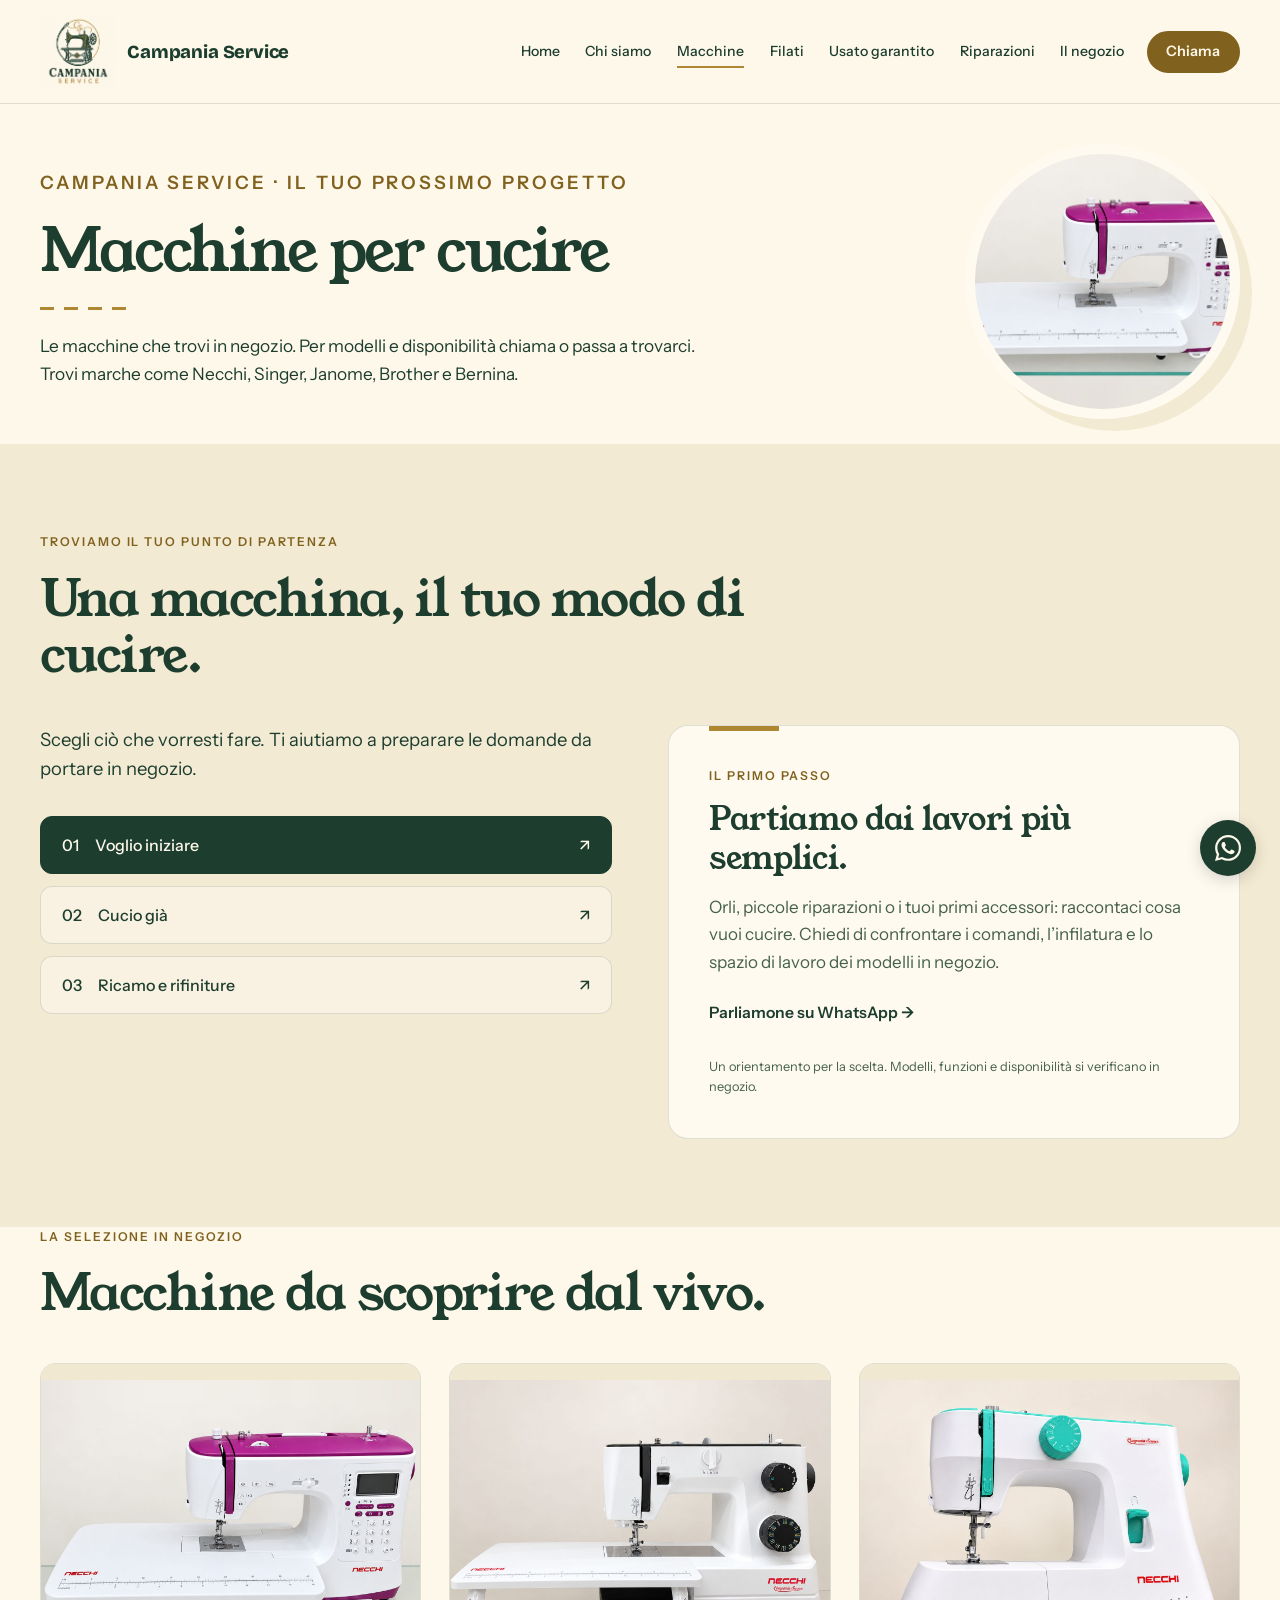
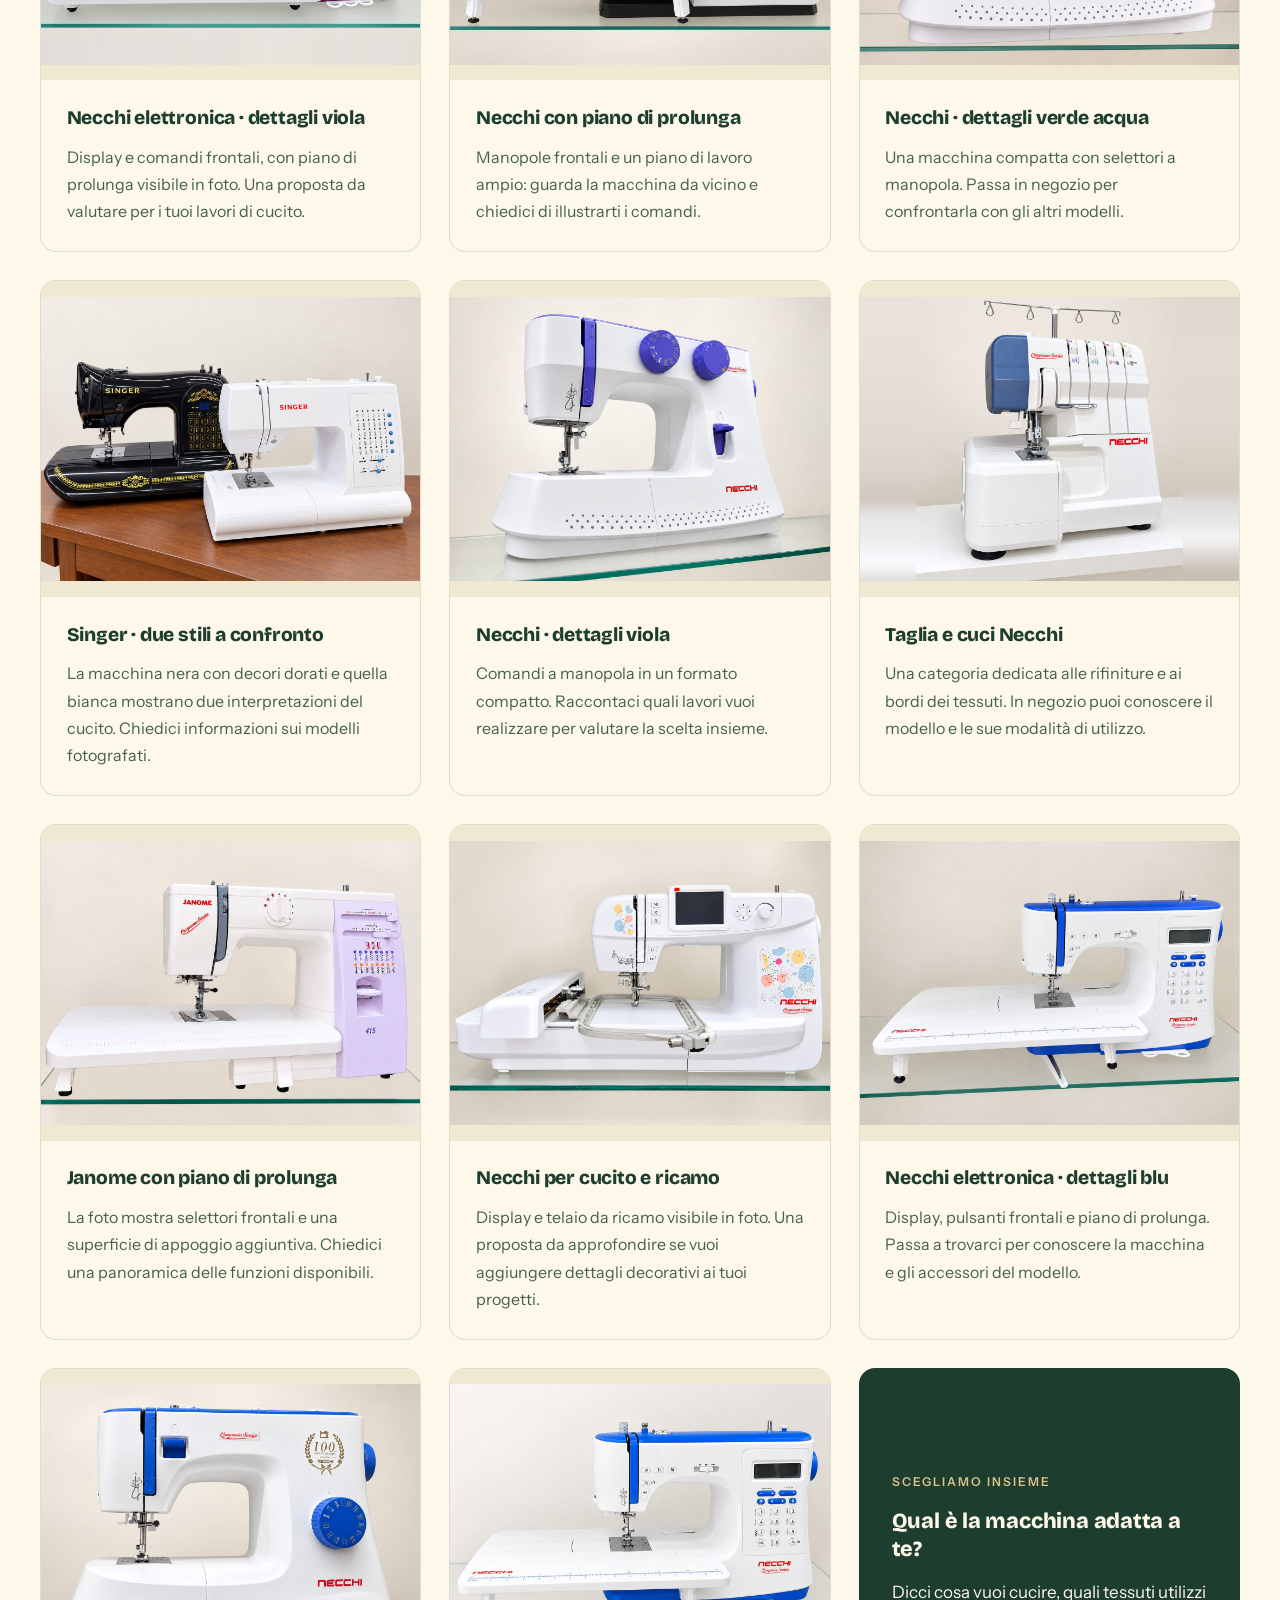
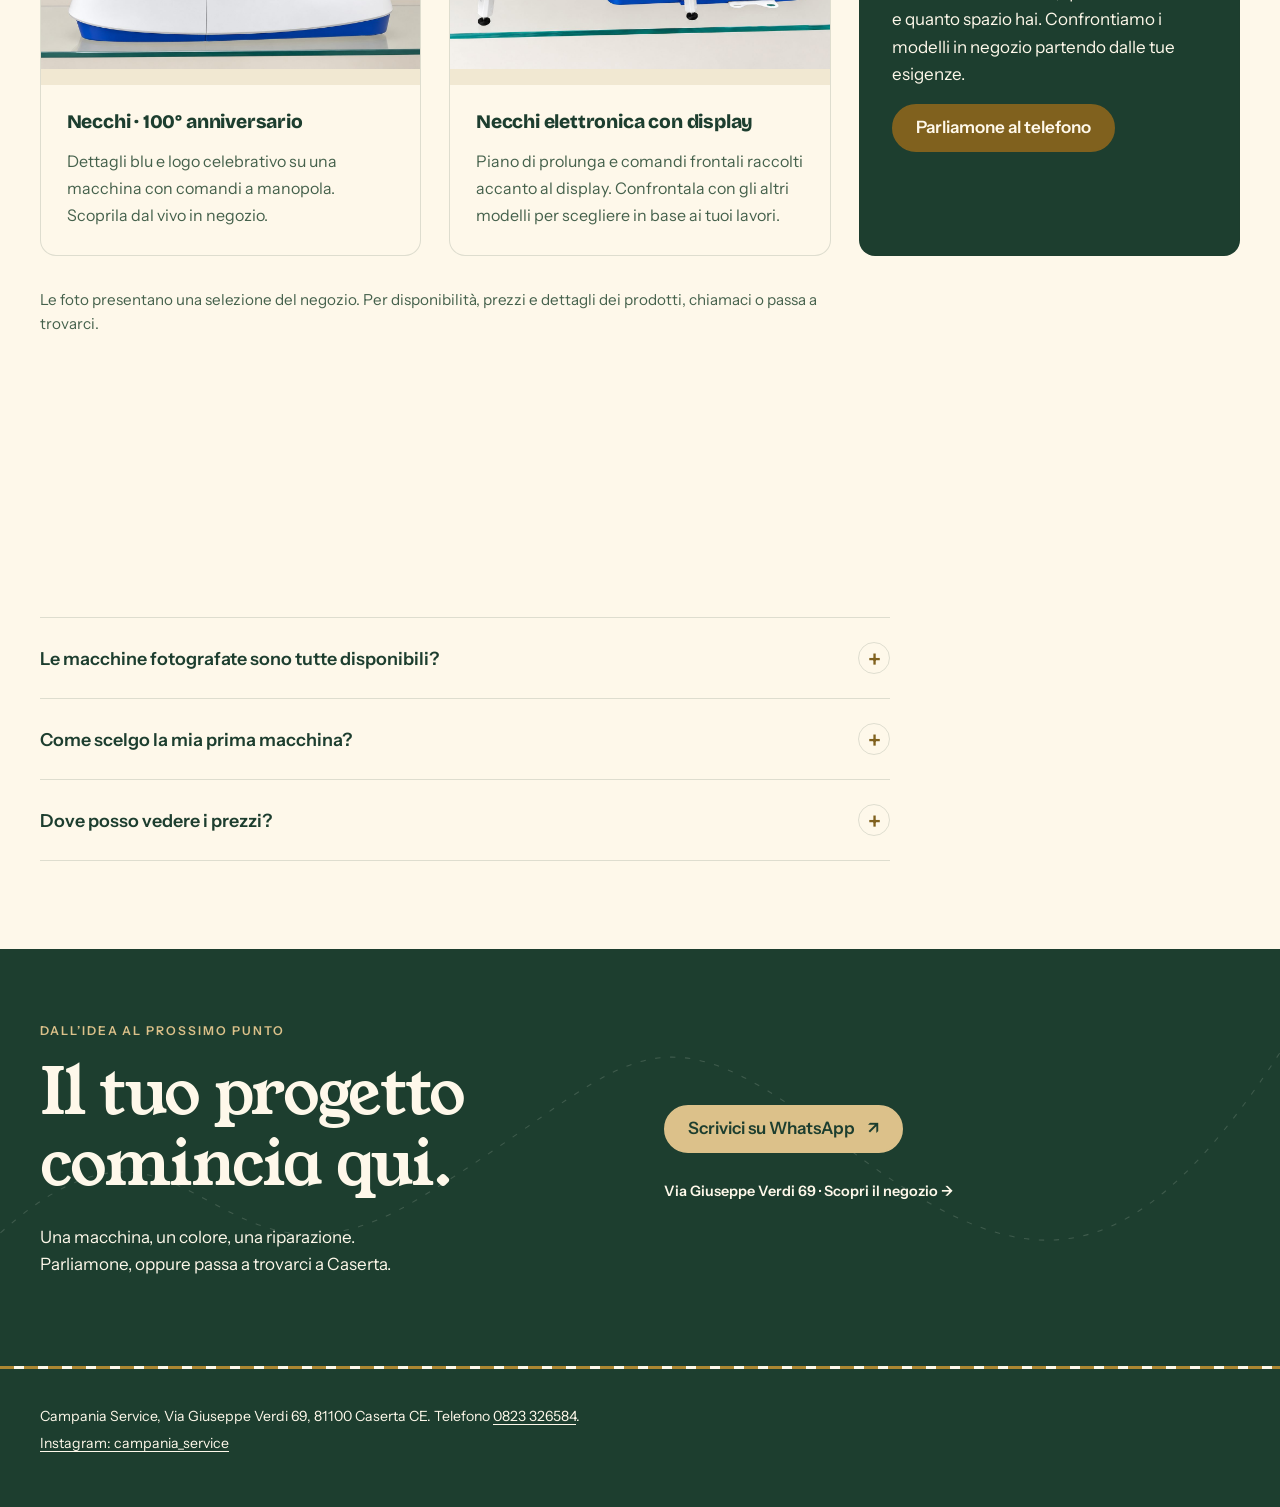
<file: macchine.html>
<!DOCTYPE html>

<html lang="it">
<head>
<meta charset="utf-8"/>
<meta content="width=device-width, initial-scale=1" name="viewport"/>
<title>Macchine per cucire | Campania Service Caserta</title>
<meta content="Le macchine per cucire in vendita da Campania Service a Caserta, in Via Giuseppe Verdi 69. Per modelli e disponibilità chiama lo 0823 326584." name="description"/>
<meta content="#1D3E2F" name="theme-color"/>
<link href="images/favicon.png" rel="icon" type="image/png"/>
<link href="images/apple-touch-icon.png" rel="apple-touch-icon"/>
<link href="https://fonts.googleapis.com" rel="preconnect"/>
<link crossorigin="" href="https://fonts.gstatic.com" rel="preconnect"/>
<link href="https://fonts.googleapis.com/css2?family=Bricolage+Grotesque:opsz,wght@12..96,600;12..96,800&amp;family=Caveat:wght@600&amp;family=Instrument+Sans:wght@400;500;600&amp;family=Young+Serif&amp;display=swap" rel="stylesheet"/>

<link href="style.css?v=20261009-logo" rel="stylesheet"/>
<link href="modern.css?v=20261009-gold-1" rel="stylesheet"/>
</head>
<body>
<a class="skip" href="#contenuto">Vai al contenuto</a>
<header>
<div class="wrap bar">
<a aria-label="Campania Service — pagina iniziale" class="brand" href="index.html"><img alt="" class="brand-mark" height="1254" src="images/logo-campania-service.jpg" width="1254"/><span>Campania Service</span></a>
<nav aria-label="Menu principale"><a href="index.html">Home</a>
<a href="index.html#chi-siamo">Chi siamo</a>
<a aria-current="page" href="macchine.html">Macchine</a>
<a href="filati.html">Filati</a>
<a href="usato-garantito.html">Usato garantito</a>
<a href="riparazioni.html">Riparazioni</a>
<a href="il-negozio.html">Il negozio</a>
</nav>
<a class="btn primary" href="tel:+390823326584">Chiama</a>
</div>
<div class="reading-progress" aria-hidden="true"><span></span></div></header>
<main id="contenuto">
<section class="wrap page-title"><div class="page-portrait" aria-hidden="true"><img src="images/macchine-1.jpg" alt="" width="600" height="600" fetchpriority="high"/></div>
<p class="eyebrow">Campania Service · Il tuo prossimo progetto</p><h1>Macchine per cucire</h1>
<div aria-hidden="true" class="stitch draw"></div>
<p>Le macchine che trovi in negozio. Per modelli e disponibilità chiama o passa a trovarci. Trovi marche come Necchi, Singer, Janome, Brother e Bernina.</p>
</section>
<section class="modern-section soft-section"><div class="wrap"><div class="section-heading reveal"><p class="eyebrow">Troviamo il tuo punto di partenza</p><h2>Una macchina, il tuo modo di cucire.</h2></div><div class="choice-layout"><div><p class="section-intro">Scegli ciò che vorresti fare. Ti aiutiamo a preparare le domande da portare in negozio.</p><div class="choice-buttons" role="group" aria-label="Il tuo progetto di cucito"><button type="button" class="choice-button" data-choice="iniziare" aria-pressed="true">01 <span>Voglio iniziare</span><span aria-hidden="true">↗</span></button><button type="button" class="choice-button" data-choice="creare" aria-pressed="false">02 <span>Cucio già</span><span aria-hidden="true">↗</span></button><button type="button" class="choice-button" data-choice="ricamare" aria-pressed="false">03 <span>Ricamo e rifiniture</span><span aria-hidden="true">↗</span></button></div></div><div class="choice-result reveal" aria-live="polite" aria-atomic="true"><p class="eyebrow" id="choice-kicker">Il primo passo</p><h3 id="choice-title">Partiamo dai lavori più semplici.</h3><p id="choice-text">Orli, piccole riparazioni o i tuoi primi accessori: raccontaci cosa vuoi cucire. Chiedi di confrontare i comandi, l’infilatura e lo spazio di lavoro dei modelli in negozio.</p><a class="text-link" id="choice-contact" href="https://wa.me/393348676958?text=Ciao%2C%20vorrei%20informazioni%20su%20una%20macchina%20per%20iniziare%20a%20cucire." target="_blank" rel="noopener noreferrer">Parliamone su WhatsApp →</a><p class="small-note">Un orientamento per la scelta. Modelli, funzioni e disponibilità si verificano in negozio.</p></div></div></div></section><section class="wrap gallery-sec catalog-with-heading"><div class="section-heading reveal"><p class="eyebrow">La selezione in negozio</p><h2>Macchine da scoprire dal vivo.</h2></div>
<div class="gal catalog">
<article class="product-card"><button aria-label="Ingrandisci la foto: Necchi elettronica · dettagli viola" class="frame" type="button"><img alt="Macchina per cucire Necchi viola con piano di prolunga" height="1050" loading="lazy" src="images/macchine-1.jpg" width="1400"/></button><div class="product-copy"><h2>Necchi elettronica · dettagli viola</h2><p>Display e comandi frontali, con piano di prolunga visibile in foto. Una proposta da valutare per i tuoi lavori di cucito.</p></div></article>
<article class="product-card"><button aria-label="Ingrandisci la foto: Necchi con piano di prolunga" class="frame" type="button"><img alt="Macchina per cucire Necchi bianca con prolunga e manopole nere" height="1050" loading="lazy" src="images/macchine-2.jpg" width="1400"/></button><div class="product-copy"><h2>Necchi con piano di prolunga</h2><p>Manopole frontali e un piano di lavoro ampio: guarda la macchina da vicino e chiedici di illustrarti i comandi.</p></div></article>
<article class="product-card"><button aria-label="Ingrandisci la foto: Necchi · dettagli verde acqua" class="frame" type="button"><img alt="Macchina per cucire Necchi bianca con dettagli verde acqua" height="1050" loading="lazy" src="images/macchine-3.jpg" width="1400"/></button><div class="product-copy"><h2>Necchi · dettagli verde acqua</h2><p>Una macchina compatta con selettori a manopola. Passa in negozio per confrontarla con gli altri modelli.</p></div></article>
<article class="product-card"><button aria-label="Ingrandisci la foto: Singer · due stili a confronto" class="frame" type="button"><img alt="Due macchine per cucire Singer, una nera con decori dorati e una bianca" height="1050" loading="lazy" src="images/macchine-4.jpg" width="1400"/></button><div class="product-copy"><h2>Singer · due stili a confronto</h2><p>La macchina nera con decori dorati e quella bianca mostrano due interpretazioni del cucito. Chiedici informazioni sui modelli fotografati.</p></div></article>
<article class="product-card"><button aria-label="Ingrandisci la foto: Necchi · dettagli viola" class="frame" type="button"><img alt="Macchina per cucire Necchi bianca con dettagli viola" height="1050" loading="lazy" src="images/macchine-5.jpg" width="1400"/></button><div class="product-copy"><h2>Necchi · dettagli viola</h2><p>Comandi a manopola in un formato compatto. Raccontaci quali lavori vuoi realizzare per valutare la scelta insieme.</p></div></article>
<article class="product-card"><button aria-label="Ingrandisci la foto: Taglia e cuci Necchi" class="frame" type="button"><img alt="Macchina taglia e cuci Necchi" height="1050" loading="lazy" src="images/macchine-6.jpg" width="1400"/></button><div class="product-copy"><h2>Taglia e cuci Necchi</h2><p>Una categoria dedicata alle rifiniture e ai bordi dei tessuti. In negozio puoi conoscere il modello e le sue modalità di utilizzo.</p></div></article>
<article class="product-card"><button aria-label="Ingrandisci la foto: Janome con piano di prolunga" class="frame" type="button"><img alt="Macchina per cucire Janome 415 con piano di prolunga" height="1050" loading="lazy" src="images/macchine-7.jpg" width="1400"/></button><div class="product-copy"><h2>Janome con piano di prolunga</h2><p>La foto mostra selettori frontali e una superficie di appoggio aggiuntiva. Chiedici una panoramica delle funzioni disponibili.</p></div></article>
<article class="product-card"><button aria-label="Ingrandisci la foto: Necchi per cucito e ricamo" class="frame" type="button"><img alt="Macchina per cucire e ricamare Necchi con telaio da ricamo" height="1050" loading="lazy" src="images/macchine-8.jpg" width="1400"/></button><div class="product-copy"><h2>Necchi per cucito e ricamo</h2><p>Display e telaio da ricamo visibile in foto. Una proposta da approfondire se vuoi aggiungere dettagli decorativi ai tuoi progetti.</p></div></article>
<article class="product-card"><button aria-label="Ingrandisci la foto: Necchi elettronica · dettagli blu" class="frame" type="button"><img alt="Macchina per cucire elettronica Necchi blu con prolunga" height="1050" loading="lazy" src="images/macchine-9.jpg" width="1400"/></button><div class="product-copy"><h2>Necchi elettronica · dettagli blu</h2><p>Display, pulsanti frontali e piano di prolunga. Passa a trovarci per conoscere la macchina e gli accessori del modello.</p></div></article>
<article class="product-card"><button aria-label="Ingrandisci la foto: Necchi · 100° anniversario" class="frame" type="button"><img alt="Macchina per cucire Necchi blu, edizione 100 anniversario" height="1050" loading="lazy" src="images/macchine-10.jpg" width="1400"/></button><div class="product-copy"><h2>Necchi · 100° anniversario</h2><p>Dettagli blu e logo celebrativo su una macchina con comandi a manopola. Scoprila dal vivo in negozio.</p></div></article>
<article class="product-card"><button aria-label="Ingrandisci la foto: Necchi elettronica con display" class="frame" type="button"><img alt="Macchina per cucire elettronica Necchi blu con display e prolunga" height="1050" loading="lazy" src="images/macchine-11.jpg" width="1400"/></button><div class="product-copy"><h2>Necchi elettronica con display</h2><p>Piano di prolunga e comandi frontali raccolti accanto al display. Confrontala con gli altri modelli per scegliere in base ai tuoi lavori.</p></div></article>
<article class="product-card advice-card"><p class="eyebrow">Scegliamo insieme</p><h2>Qual è la macchina adatta a te?</h2><p>Dicci cosa vuoi cucire, quali tessuti utilizzi e quanto spazio hai. Confrontiamo i modelli in negozio partendo dalle tue esigenze.</p><a class="btn primary" href="tel:+390823326584">Parliamone al telefono</a></article></div><p class="catalog-note">Le foto presentano una selezione del negozio. Per disponibilità, prezzi e dettagli dei prodotti, chiamaci o passa a trovarci.</p>
</section>

<section class="modern-section faq-section"><div class="wrap"><div class="section-heading reveal"><p class="eyebrow">Le risposte, subito</p><h2>Prima di passare in negozio</h2></div><div class="faq-list"><details class="reveal"><summary>Le macchine fotografate sono tutte disponibili?<span aria-hidden="true">+</span></summary><p>Le foto mostrano una selezione del negozio. Chiamaci per verificare disponibilità, prezzo e dettagli del modello che ti interessa.</p></details><details class="reveal"><summary>Come scelgo la mia prima macchina?<span aria-hidden="true">+</span></summary><p>Raccontaci cosa vuoi cucire, su quali tessuti e quanto spazio hai. Sono informazioni utili per confrontare i modelli in negozio.</p></details><details class="reveal"><summary>Dove posso vedere i prezzi?<span aria-hidden="true">+</span></summary><p>Per i prezzi aggiornati e gli accessori inclusi nel singolo modello, chiamaci o passa in negozio.</p></details></div></div></section><section class="project-cta"><div class="wrap"><div class="reveal"><p class="eyebrow">Dall’idea al prossimo punto</p><h2>Il tuo progetto<br>comincia qui.</h2><p>Una macchina, un colore, una riparazione.<br>Parliamone, oppure passa a trovarci a Caserta.</p></div><div class="cta-actions reveal"><a class="btn primary" href="https://wa.me/393348676958" target="_blank" rel="noopener noreferrer">Scrivici su WhatsApp <span aria-hidden="true">↗</span></a><a class="text-link" href="il-negozio.html">Via Giuseppe Verdi 69 · Scopri il negozio <span aria-hidden="true">→</span></a></div></div><svg class="cta-thread" viewBox="0 0 1200 380" fill="none" aria-hidden="true"><path d="M-20 280C180 80 190 350 390 230S600 30 780 170 1060 320 1220 60"/></svg></section></main>
<dialog aria-label="Foto ingrandita" id="lightbox">
<button class="x" type="button">Chiudi</button>
<img alt=""/>
</dialog>
<div aria-hidden="true" class="stitch"></div>
<footer>
<div class="wrap">
<p>Campania Service, Via Giuseppe Verdi 69, 81100 Caserta CE. Telefono <a href="tel:+390823326584">0823 326584</a>.</p>
<p><a href="https://instagram.com/campania_service" rel="noopener" target="_blank">Instagram: campania_service</a></p>
</div>
</footer>
<script src="script.js?v=20261009-logo"></script>

<a class="whatsapp-float" href="https://wa.me/393348676958" target="_blank" rel="noopener noreferrer" aria-label="Scrivici su WhatsApp al +39 334 867 6958" title="Scrivici su WhatsApp">
  <svg xmlns="http://www.w3.org/2000/svg" width="26" height="26" viewBox="0 0 24 24" aria-hidden="true" focusable="false">
    <path fill="currentColor" d="M20.52 3.48A11.88 11.88 0 0 0 12.04 0C5.46 0 .11 5.35.11 11.93c0 2.1.55 4.16 1.6 5.98L0 24l6.25-1.64a11.9 11.9 0 0 0 5.79 1.48h.01c6.58 0 11.94-5.35 11.94-11.93a11.85 11.85 0 0 0-3.47-8.43ZM12.04 21.82a9.9 9.9 0 0 1-5.04-1.38l-.36-.21-3.71.97.99-3.62-.24-.37a9.89 9.89 0 0 1-1.51-5.28c0-5.46 4.44-9.9 9.91-9.9a9.83 9.83 0 0 1 7 2.9 9.83 9.83 0 0 1 2.9 7c0 5.46-4.45 9.89-9.94 9.89Zm5.44-7.41c-.3-.15-1.76-.87-2.03-.97-.27-.1-.47-.15-.67.15-.2.3-.77.97-.94 1.17-.17.2-.35.22-.65.07-.3-.15-1.26-.46-2.4-1.48-.89-.79-1.48-1.76-1.66-2.06-.17-.3-.02-.46.13-.61.13-.13.3-.35.45-.52.15-.17.2-.3.3-.5.1-.2.05-.37-.02-.52-.08-.15-.67-1.61-.92-2.21-.24-.58-.49-.5-.67-.51h-.57c-.2 0-.52.07-.79.37-.27.3-1.04 1.02-1.04 2.49s1.07 2.89 1.21 3.09c.15.2 2.1 3.2 5.08 4.49.71.3 1.26.49 1.69.62.71.23 1.35.2 1.86.12.57-.08 1.76-.72 2.01-1.41.25-.7.25-1.29.17-1.41-.07-.13-.27-.2-.57-.35Z"/>
  </svg>
</a>
<script src="modern.js?v=20261009-gold-1" defer></script>
</body>
</html>
</file>
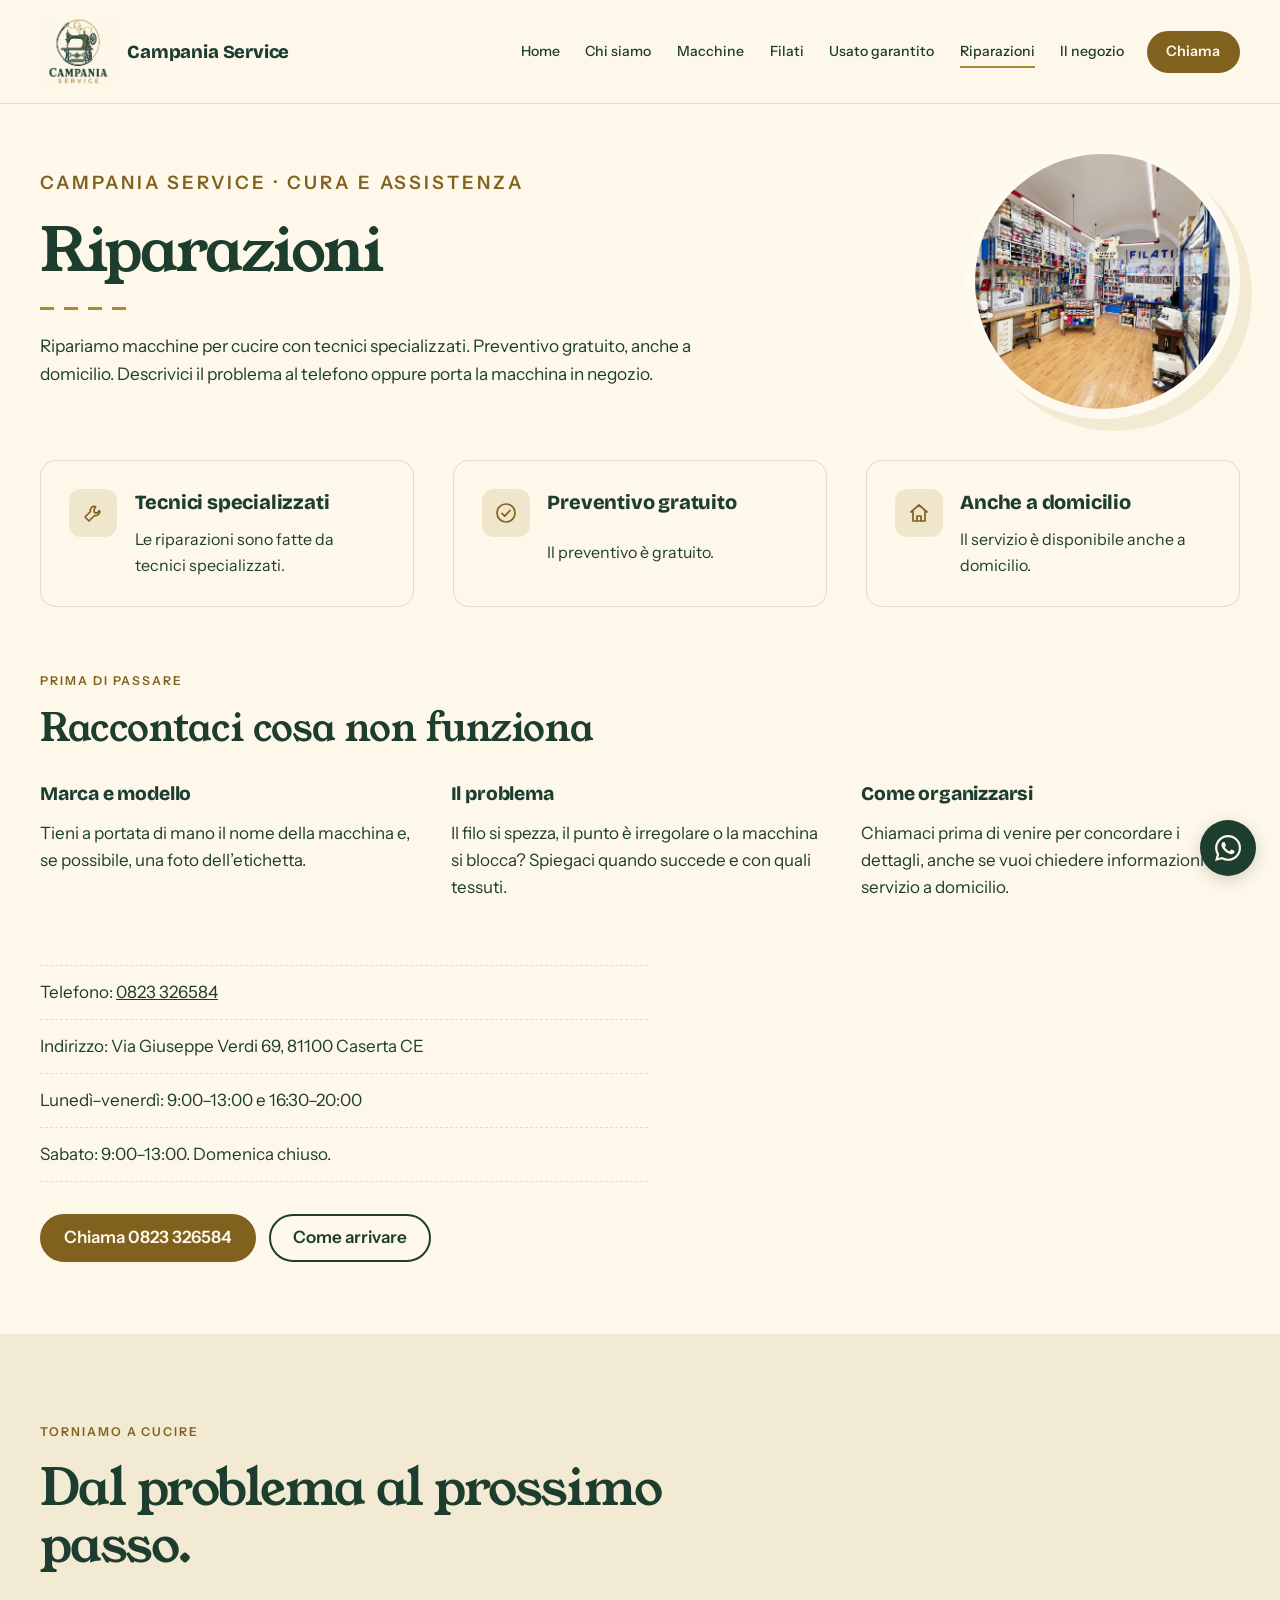
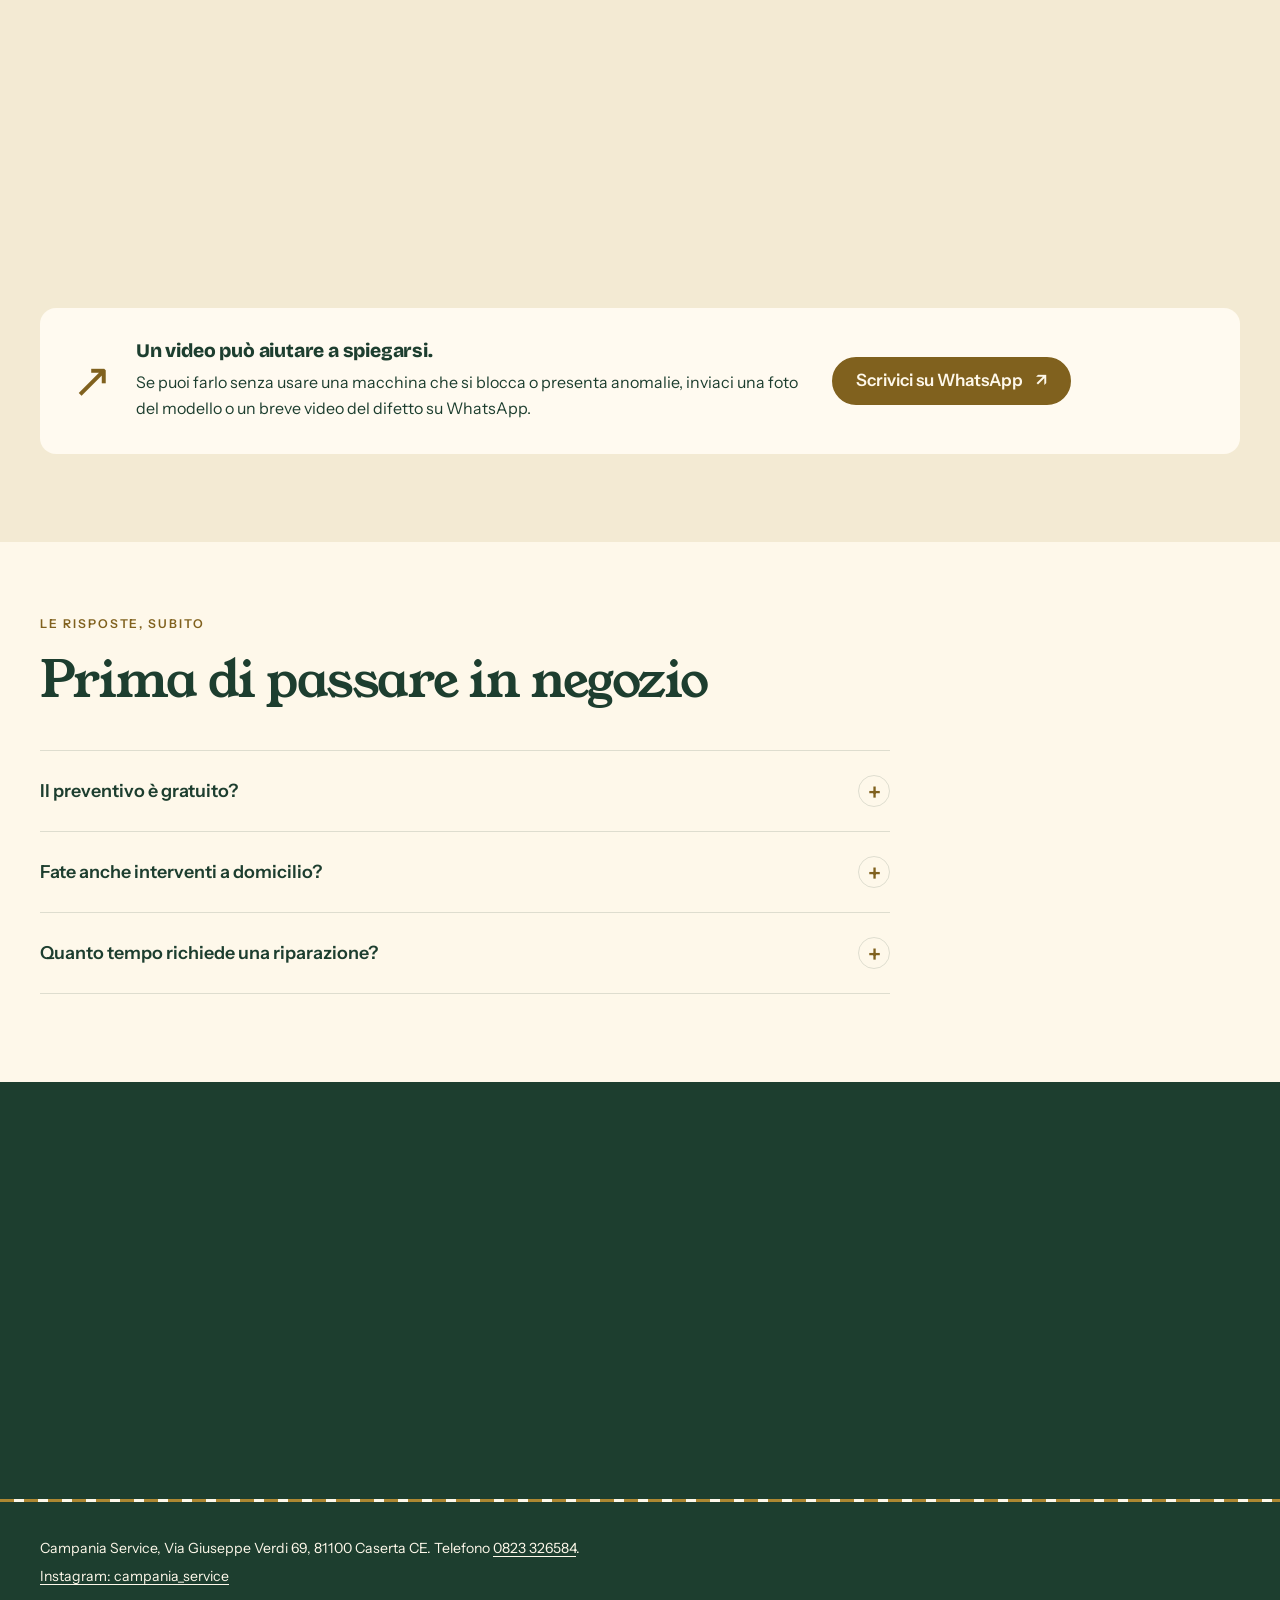
<file: riparazioni.html>
<!DOCTYPE html>

<html lang="it">
<head>
<meta charset="utf-8"/>
<meta content="width=device-width, initial-scale=1" name="viewport"/>
<title>Riparazioni macchine per cucire | Campania Service Caserta</title>
<meta content="Riparazione di macchine per cucire a Caserta da Campania Service, in Via Giuseppe Verdi 69. Chiama lo 0823 326584 o porta la macchina in negozio." name="description"/>
<meta content="#1D3E2F" name="theme-color"/>
<link href="images/favicon.png" rel="icon" type="image/png"/>
<link href="images/apple-touch-icon.png" rel="apple-touch-icon"/>
<link href="https://fonts.googleapis.com" rel="preconnect"/>
<link crossorigin="" href="https://fonts.gstatic.com" rel="preconnect"/>
<link href="https://fonts.googleapis.com/css2?family=Bricolage+Grotesque:opsz,wght@12..96,600;12..96,800&amp;family=Caveat:wght@600&amp;family=Instrument+Sans:wght@400;500;600&amp;family=Young+Serif&amp;display=swap" rel="stylesheet"/>

<link href="style.css?v=20261009-logo" rel="stylesheet"/>
<link href="modern.css?v=20261009-gold-1" rel="stylesheet"/>
</head>
<body>
<a class="skip" href="#contenuto">Vai al contenuto</a>
<header>
<div class="wrap bar">
<a aria-label="Campania Service — pagina iniziale" class="brand" href="index.html"><img alt="" class="brand-mark" height="1254" src="images/logo-campania-service.jpg" width="1254"/><span>Campania Service</span></a>
<nav aria-label="Menu principale"><a href="index.html">Home</a>
<a href="index.html#chi-siamo">Chi siamo</a>
<a href="macchine.html">Macchine</a>
<a href="filati.html">Filati</a>
<a href="usato-garantito.html">Usato garantito</a>
<a aria-current="page" href="riparazioni.html">Riparazioni</a>
<a href="il-negozio.html">Il negozio</a>
</nav>
<a class="btn primary" href="tel:+390823326584">Chiama</a>
</div>
<div class="reading-progress" aria-hidden="true"><span></span></div></header>
<main id="contenuto">
<section class="wrap page-title"><div class="page-portrait" aria-hidden="true"><img src="images/interno-1.jpg" alt="" width="600" height="600" fetchpriority="high"/></div>
<p class="eyebrow">Campania Service · Cura e assistenza</p><h1>Riparazioni</h1>
<div aria-hidden="true" class="stitch draw"></div>
<p>Ripariamo macchine per cucire con tecnici specializzati. Preventivo gratuito, anche a domicilio. Descrivici il problema al telefono oppure porta la macchina in negozio.</p>
</section>
<section class="why flat">
<div class="wrap">
<div class="why-grid three">
<article class="why-item fx">
<span class="ico"><svg aria-hidden="true" fill="none" height="24" stroke="currentColor" stroke-width="1.7" viewBox="0 0 24 24" width="24"><path d="M14.5 5.5a4 4 0 00-5 5L4 16l4 4 5.5-5.5a4 4 0 005-5l-2.6 2.6-2.4-.5-.5-2.4z"></path></svg></span>
<h3>Tecnici specializzati</h3>
<p>Le riparazioni sono fatte da tecnici specializzati.</p>
</article>
<article class="why-item fx">
<span class="ico"><svg aria-hidden="true" fill="none" height="24" stroke="currentColor" stroke-width="1.7" viewBox="0 0 24 24" width="24"><circle cx="12" cy="12" r="9"></circle><path d="M8 12.5l2.7 2.7L16 9.5"></path></svg></span>
<h3>Preventivo gratuito</h3>
<p>Il preventivo è gratuito.</p>
</article>
<article class="why-item fx">
<span class="ico"><svg aria-hidden="true" fill="none" height="24" stroke="currentColor" stroke-width="1.7" viewBox="0 0 24 24" width="24"><path d="M4 11l8-7 8 7"></path><path d="M6 10v10h12V10"></path><path d="M10 20v-5h4v5"></path></svg></span>
<h3>Anche a domicilio</h3>
<p>Il servizio è disponibile anche a domicilio.</p>
</article>
</div>
</div>
</section>
<section class="wrap help-section"><p class="eyebrow">Prima di passare</p><h2>Raccontaci cosa non funziona</h2><div class="help-grid"><article><h3>Marca e modello</h3><p>Tieni a portata di mano il nome della macchina e, se possibile, una foto dell’etichetta.</p></article><article><h3>Il problema</h3><p>Il filo si spezza, il punto è irregolare o la macchina si blocca? Spiegaci quando succede e con quali tessuti.</p></article><article><h3>Come organizzarsi</h3><p>Chiamaci prima di venire per concordare i dettagli, anche se vuoi chiedere informazioni sul servizio a domicilio.</p></article></div></section><section class="wrap text-sec">
<ul class="facts fx">
<li>Telefono: <a href="tel:+390823326584">0823 326584</a></li>
<li>Indirizzo: Via Giuseppe Verdi 69, 81100 Caserta CE</li>
<li>Lunedì–venerdì: 9:00–13:00 e 16:30–20:00</li>
<li>Sabato: 9:00–13:00. Domenica chiuso.</li>
</ul>
<div class="btns fx">
<a class="btn primary" href="tel:+390823326584">Chiama 0823 326584</a>
<a class="btn" href="https://www.google.com/maps/search/?api=1&amp;query=Campania%20Service%20Via%20Giuseppe%20Verdi%2069%2081100%20Caserta%20CE" rel="noopener" target="_blank">Come arrivare</a>
</div>
</section>
<section class="modern-section soft-section"><div class="wrap"><div class="section-heading reveal"><p class="eyebrow">Torniamo a cucire</p><h2>Dal problema al prossimo passo.</h2></div><div class="journey"><article class="journey-card reveal"><span class="step-number">01</span><h3>Raccontaci cosa succede</h3><p>Marca, modello e una descrizione del difetto ci aiutano a capire la richiesta.</p></article><article class="journey-card reveal"><span class="step-number">02</span><h3>Organizziamo il controllo</h3><p>Contattaci per concordare i dettagli in negozio o chiedere del servizio a domicilio.</p></article><article class="journey-card reveal"><span class="step-number">03</span><h3>Chiedi il preventivo</h3><p>Il preventivo è gratuito. Tempi e interventi dipendono dal problema della tua macchina.</p></article></div><div class="service-note reveal"><span class="note-mark" aria-hidden="true">↗</span><div><h3>Un video può aiutare a spiegarsi.</h3><p>Se puoi farlo senza usare una macchina che si blocca o presenta anomalie, inviaci una foto del modello o un breve video del difetto su WhatsApp.</p></div><a class="btn primary" href="https://wa.me/393348676958" target="_blank" rel="noopener noreferrer">Scrivici su WhatsApp <span aria-hidden="true">↗</span></a></div></div></section><section class="modern-section faq-section"><div class="wrap"><div class="section-heading reveal"><p class="eyebrow">Le risposte, subito</p><h2>Prima di passare in negozio</h2></div><div class="faq-list"><details class="reveal"><summary>Il preventivo è gratuito?<span aria-hidden="true">+</span></summary><p>Sì, il sito del negozio indica un preventivo gratuito. Contattaci per organizzare il controllo della macchina.</p></details><details class="reveal"><summary>Fate anche interventi a domicilio?<span aria-hidden="true">+</span></summary><p>Sì. Chiamaci per chiedere informazioni e concordare i dettagli del servizio a domicilio.</p></details><details class="reveal"><summary>Quanto tempo richiede una riparazione?<span aria-hidden="true">+</span></summary><p>Dipende dal difetto, dall’intervento e dall’eventuale disponibilità dei ricambi. Contattaci per una valutazione del tuo caso.</p></details></div></div></section><section class="project-cta"><div class="wrap"><div class="reveal"><p class="eyebrow">Dall’idea al prossimo punto</p><h2>Il tuo progetto<br>comincia qui.</h2><p>Una macchina, un colore, una riparazione.<br>Parliamone, oppure passa a trovarci a Caserta.</p></div><div class="cta-actions reveal"><a class="btn primary" href="https://wa.me/393348676958" target="_blank" rel="noopener noreferrer">Scrivici su WhatsApp <span aria-hidden="true">↗</span></a><a class="text-link" href="il-negozio.html">Via Giuseppe Verdi 69 · Scopri il negozio <span aria-hidden="true">→</span></a></div></div><svg class="cta-thread" viewBox="0 0 1200 380" fill="none" aria-hidden="true"><path d="M-20 280C180 80 190 350 390 230S600 30 780 170 1060 320 1220 60"/></svg></section></main>
<div aria-hidden="true" class="stitch"></div>
<footer>
<div class="wrap">
<p>Campania Service, Via Giuseppe Verdi 69, 81100 Caserta CE. Telefono <a href="tel:+390823326584">0823 326584</a>.</p>
<p><a href="https://instagram.com/campania_service" rel="noopener" target="_blank">Instagram: campania_service</a></p>
</div>
</footer>
<script src="script.js?v=20261009-logo"></script>

<a class="whatsapp-float" href="https://wa.me/393348676958" target="_blank" rel="noopener noreferrer" aria-label="Scrivici su WhatsApp al +39 334 867 6958" title="Scrivici su WhatsApp">
  <svg xmlns="http://www.w3.org/2000/svg" width="26" height="26" viewBox="0 0 24 24" aria-hidden="true" focusable="false">
    <path fill="currentColor" d="M20.52 3.48A11.88 11.88 0 0 0 12.04 0C5.46 0 .11 5.35.11 11.93c0 2.1.55 4.16 1.6 5.98L0 24l6.25-1.64a11.9 11.9 0 0 0 5.79 1.48h.01c6.58 0 11.94-5.35 11.94-11.93a11.85 11.85 0 0 0-3.47-8.43ZM12.04 21.82a9.9 9.9 0 0 1-5.04-1.38l-.36-.21-3.71.97.99-3.62-.24-.37a9.89 9.89 0 0 1-1.51-5.28c0-5.46 4.44-9.9 9.91-9.9a9.83 9.83 0 0 1 7 2.9 9.83 9.83 0 0 1 2.9 7c0 5.46-4.45 9.89-9.94 9.89Zm5.44-7.41c-.3-.15-1.76-.87-2.03-.97-.27-.1-.47-.15-.67.15-.2.3-.77.97-.94 1.17-.17.2-.35.22-.65.07-.3-.15-1.26-.46-2.4-1.48-.89-.79-1.48-1.76-1.66-2.06-.17-.3-.02-.46.13-.61.13-.13.3-.35.45-.52.15-.17.2-.3.3-.5.1-.2.05-.37-.02-.52-.08-.15-.67-1.61-.92-2.21-.24-.58-.49-.5-.67-.51h-.57c-.2 0-.52.07-.79.37-.27.3-1.04 1.02-1.04 2.49s1.07 2.89 1.21 3.09c.15.2 2.1 3.2 5.08 4.49.71.3 1.26.49 1.69.62.71.23 1.35.2 1.86.12.57-.08 1.76-.72 2.01-1.41.25-.7.25-1.29.17-1.41-.07-.13-.27-.2-.57-.35Z"/>
  </svg>
</a>
<script src="modern.js?v=20261009-gold-1" defer></script>
</body>
</html>
</file>
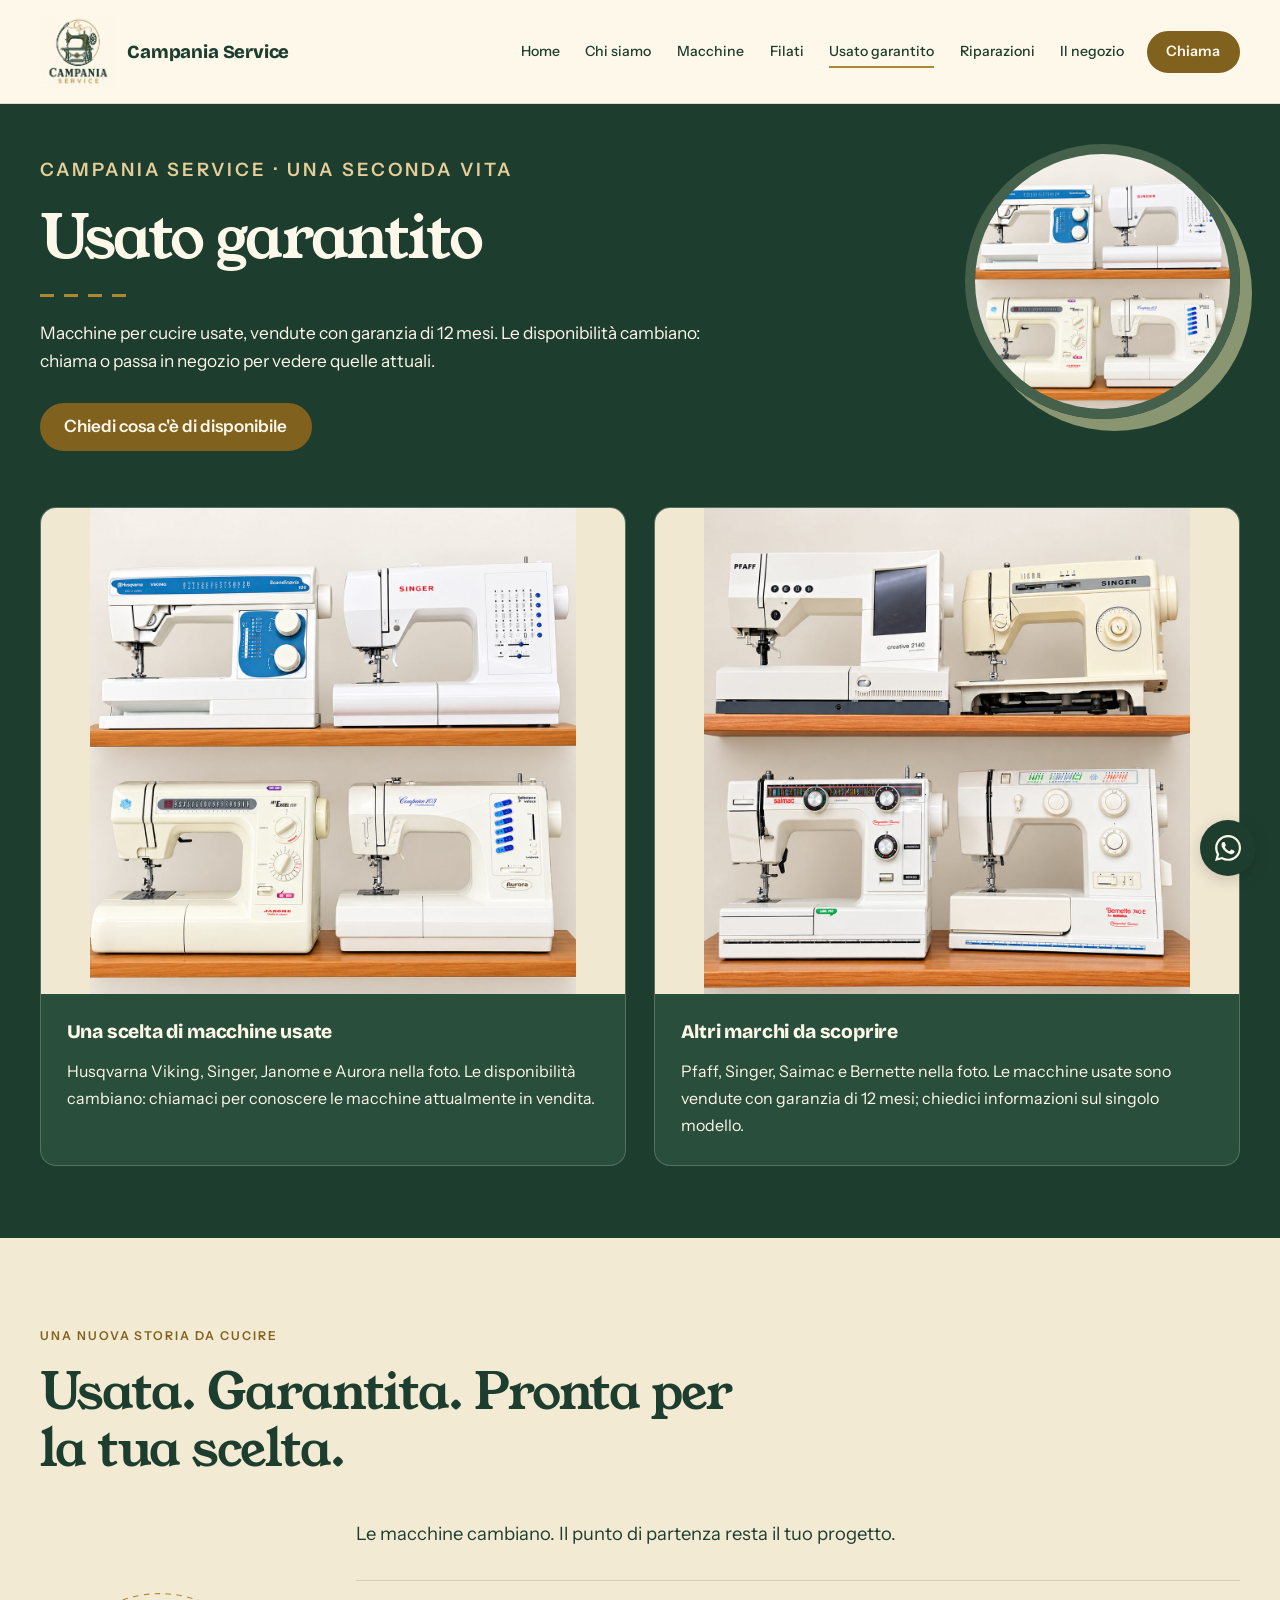
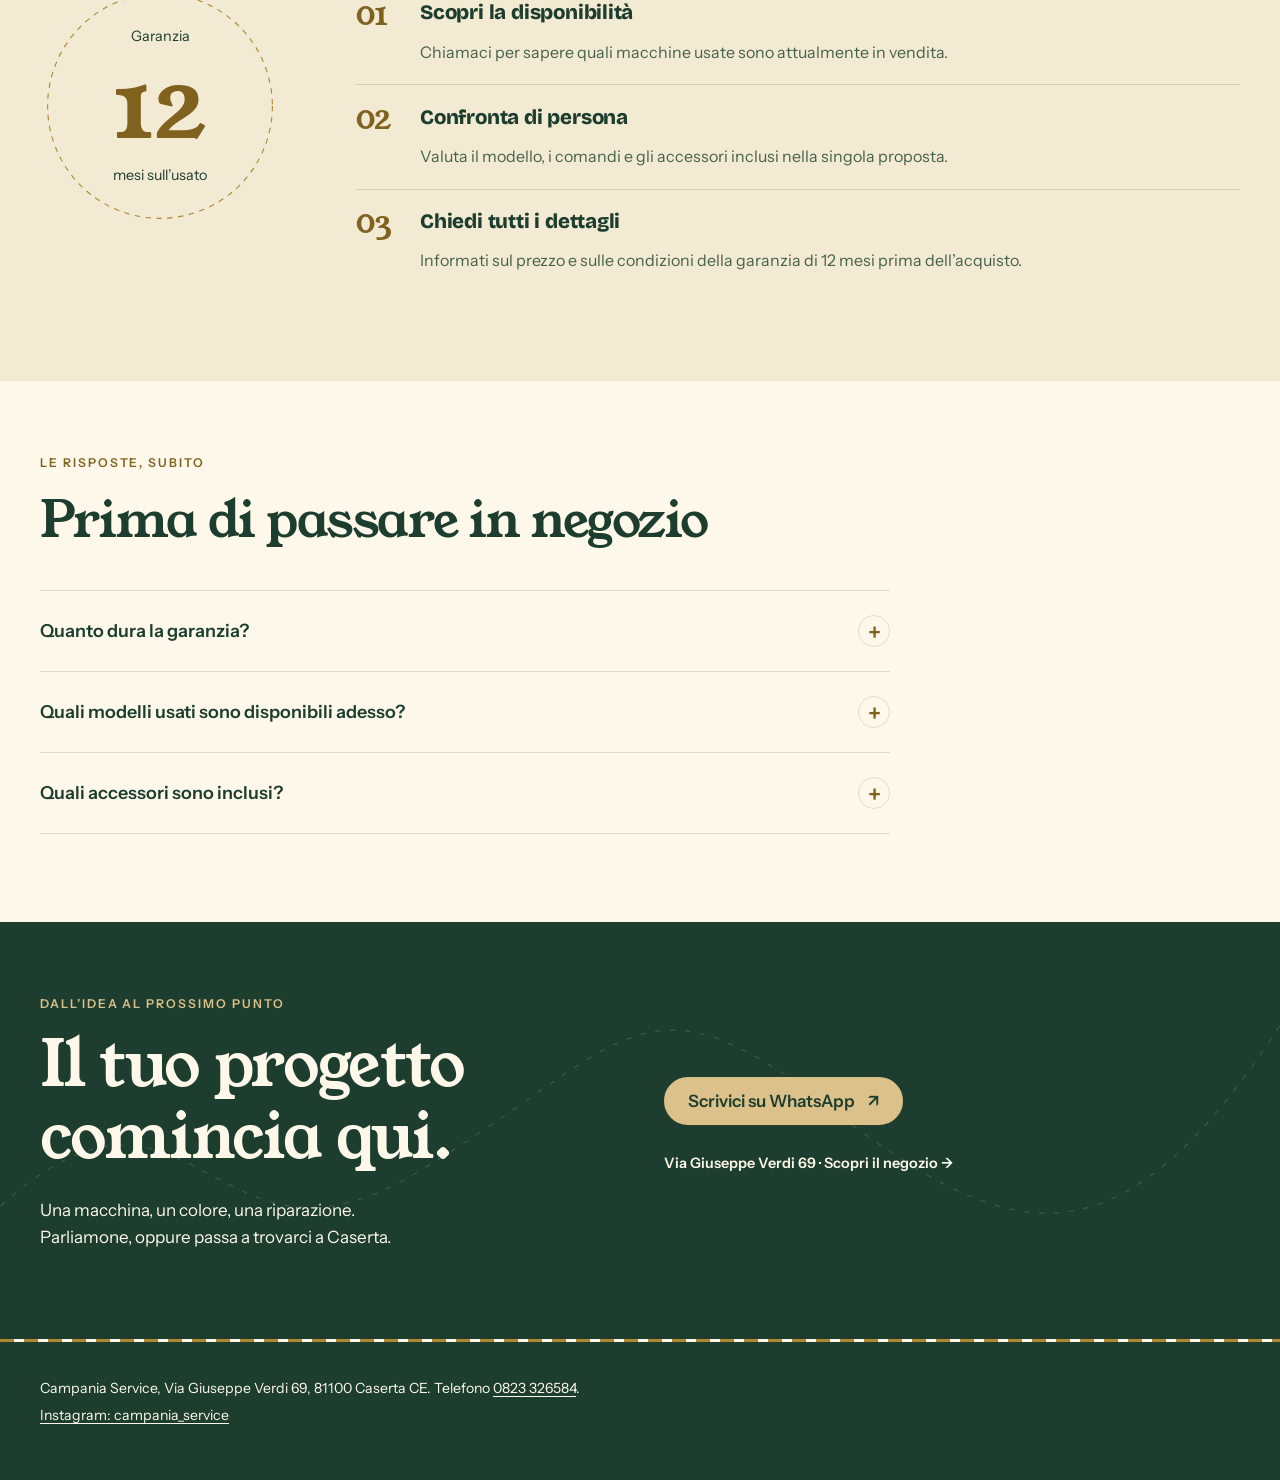
<file: usato-garantito.html>
<!DOCTYPE html>

<html lang="it">
<head>
<meta charset="utf-8"/>
<meta content="width=device-width, initial-scale=1" name="viewport"/>
<title>Usato garantito | Campania Service Caserta</title>
<meta content="Macchine per cucire usate con garanzia di 12 mesi da Campania Service a Caserta, in Via Giuseppe Verdi 69. Chiama lo 0823 326584 per le disponibilità." name="description"/>
<meta content="#1D3E2F" name="theme-color"/>
<link href="images/favicon.png" rel="icon" type="image/png"/>
<link href="images/apple-touch-icon.png" rel="apple-touch-icon"/>
<link href="https://fonts.googleapis.com" rel="preconnect"/>
<link crossorigin="" href="https://fonts.gstatic.com" rel="preconnect"/>
<link href="https://fonts.googleapis.com/css2?family=Bricolage+Grotesque:opsz,wght@12..96,600;12..96,800&amp;family=Caveat:wght@600&amp;family=Instrument+Sans:wght@400;500;600&amp;family=Young+Serif&amp;display=swap" rel="stylesheet"/>

<link href="style.css?v=20261009-logo" rel="stylesheet"/>
<link href="modern.css?v=20261009-gold-1" rel="stylesheet"/>
</head>
<body>
<a class="skip" href="#contenuto">Vai al contenuto</a>
<header>
<div class="wrap bar">
<a aria-label="Campania Service — pagina iniziale" class="brand" href="index.html"><img alt="" class="brand-mark" height="1254" src="images/logo-campania-service.jpg" width="1254"/><span>Campania Service</span></a>
<nav aria-label="Menu principale"><a href="index.html">Home</a>
<a href="index.html#chi-siamo">Chi siamo</a>
<a href="macchine.html">Macchine</a>
<a href="filati.html">Filati</a>
<a aria-current="page" href="usato-garantito.html">Usato garantito</a>
<a href="riparazioni.html">Riparazioni</a>
<a href="il-negozio.html">Il negozio</a>
</nav>
<a class="btn primary" href="tel:+390823326584">Chiama</a>
</div>
<div class="reading-progress" aria-hidden="true"><span></span></div></header>
<main id="contenuto">
<section class="dark">
<div class="wrap page-title"><div class="page-portrait" aria-hidden="true"><img src="images/usato-1.jpg" alt="" width="600" height="600" fetchpriority="high"/></div>
<p class="eyebrow">Campania Service · Una seconda vita</p><h1>Usato garantito</h1>
<div aria-hidden="true" class="stitch draw"></div>
<p>Macchine per cucire usate, vendute con garanzia di 12 mesi. Le disponibilità cambiano: chiama o passa in negozio per vedere quelle attuali.</p>
<div class="btns"><a class="btn primary" href="tel:+390823326584">Chiedi cosa c'è di disponibile</a></div>
</div>
<div class="wrap gallery-sec">
<div class="gal catalog two">
<article class="product-card"><button aria-label="Ingrandisci la foto: Una scelta di macchine usate" class="frame" type="button"><img alt="Quattro macchine per cucire usate su due ripiani di legno: Husqvarna Viking, Singer, Janome e Aurora" height="1200" loading="lazy" src="images/usato-1.jpg" width="1200"/></button><div class="product-copy"><h2>Una scelta di macchine usate</h2><p>Husqvarna Viking, Singer, Janome e Aurora nella foto. Le disponibilità cambiano: chiamaci per conoscere le macchine attualmente in vendita.</p></div></article>
<article class="product-card"><button aria-label="Ingrandisci la foto: Altri marchi da scoprire" class="frame" type="button"><img alt="Quattro macchine per cucire usate su due ripiani di legno: Pfaff, Singer, Saimac e Bernette" height="1200" loading="lazy" src="images/usato-2.jpg" width="1200"/></button><div class="product-copy"><h2>Altri marchi da scoprire</h2><p>Pfaff, Singer, Saimac e Bernette nella foto. Le macchine usate sono vendute con garanzia di 12 mesi; chiedici informazioni sul singolo modello.</p></div></article>
</div>
</div>
</section>
<section class="modern-section soft-section"><div class="wrap"><div class="section-heading reveal"><p class="eyebrow">Una nuova storia da cucire</p><h2>Usata. Garantita. Pronta per la tua scelta.</h2></div><div class="guarantee-layout"><div class="guarantee-stamp reveal"><span>Garanzia</span><strong>12</strong><span>mesi sull’usato</span><svg viewBox="0 0 220 220" aria-hidden="true"><circle cx="110" cy="110" r="103"/></svg></div><div><p class="section-intro">Le macchine cambiano. Il punto di partenza resta il tuo progetto.</p><div class="journey"><article class="journey-card reveal"><span class="step-number">01</span><h3>Scopri la disponibilità</h3><p>Chiamaci per sapere quali macchine usate sono attualmente in vendita.</p></article><article class="journey-card reveal"><span class="step-number">02</span><h3>Confronta di persona</h3><p>Valuta il modello, i comandi e gli accessori inclusi nella singola proposta.</p></article><article class="journey-card reveal"><span class="step-number">03</span><h3>Chiedi tutti i dettagli</h3><p>Informati sul prezzo e sulle condizioni della garanzia di 12 mesi prima dell’acquisto.</p></article></div></div></div></div></section><section class="modern-section faq-section"><div class="wrap"><div class="section-heading reveal"><p class="eyebrow">Le risposte, subito</p><h2>Prima di passare in negozio</h2></div><div class="faq-list"><details class="reveal"><summary>Quanto dura la garanzia?<span aria-hidden="true">+</span></summary><p>Le macchine usate sono vendute con garanzia di 12 mesi. Chiedi in negozio le condizioni relative al singolo acquisto.</p></details><details class="reveal"><summary>Quali modelli usati sono disponibili adesso?<span aria-hidden="true">+</span></summary><p>Le disponibilità cambiano. Le foto sono indicative della selezione del negozio: chiamaci per sapere quali modelli sono attualmente in vendita.</p></details><details class="reveal"><summary>Quali accessori sono inclusi?<span aria-hidden="true">+</span></summary><p>Dipende dalla singola macchina. Chiedici quali accessori accompagnano il modello che ti interessa.</p></details></div></div></section><section class="project-cta"><div class="wrap"><div class="reveal"><p class="eyebrow">Dall’idea al prossimo punto</p><h2>Il tuo progetto<br>comincia qui.</h2><p>Una macchina, un colore, una riparazione.<br>Parliamone, oppure passa a trovarci a Caserta.</p></div><div class="cta-actions reveal"><a class="btn primary" href="https://wa.me/393348676958" target="_blank" rel="noopener noreferrer">Scrivici su WhatsApp <span aria-hidden="true">↗</span></a><a class="text-link" href="il-negozio.html">Via Giuseppe Verdi 69 · Scopri il negozio <span aria-hidden="true">→</span></a></div></div><svg class="cta-thread" viewBox="0 0 1200 380" fill="none" aria-hidden="true"><path d="M-20 280C180 80 190 350 390 230S600 30 780 170 1060 320 1220 60"/></svg></section></main>
<dialog aria-label="Foto ingrandita" id="lightbox">
<button class="x" type="button">Chiudi</button>
<img alt=""/>
</dialog>
<div aria-hidden="true" class="stitch"></div>
<footer>
<div class="wrap">
<p>Campania Service, Via Giuseppe Verdi 69, 81100 Caserta CE. Telefono <a href="tel:+390823326584">0823 326584</a>.</p>
<p><a href="https://instagram.com/campania_service" rel="noopener" target="_blank">Instagram: campania_service</a></p>
</div>
</footer>
<script src="script.js?v=20261009-logo"></script>

<a class="whatsapp-float" href="https://wa.me/393348676958" target="_blank" rel="noopener noreferrer" aria-label="Scrivici su WhatsApp al +39 334 867 6958" title="Scrivici su WhatsApp">
  <svg xmlns="http://www.w3.org/2000/svg" width="26" height="26" viewBox="0 0 24 24" aria-hidden="true" focusable="false">
    <path fill="currentColor" d="M20.52 3.48A11.88 11.88 0 0 0 12.04 0C5.46 0 .11 5.35.11 11.93c0 2.1.55 4.16 1.6 5.98L0 24l6.25-1.64a11.9 11.9 0 0 0 5.79 1.48h.01c6.58 0 11.94-5.35 11.94-11.93a11.85 11.85 0 0 0-3.47-8.43ZM12.04 21.82a9.9 9.9 0 0 1-5.04-1.38l-.36-.21-3.71.97.99-3.62-.24-.37a9.89 9.89 0 0 1-1.51-5.28c0-5.46 4.44-9.9 9.91-9.9a9.83 9.83 0 0 1 7 2.9 9.83 9.83 0 0 1 2.9 7c0 5.46-4.45 9.89-9.94 9.89Zm5.44-7.41c-.3-.15-1.76-.87-2.03-.97-.27-.1-.47-.15-.67.15-.2.3-.77.97-.94 1.17-.17.2-.35.22-.65.07-.3-.15-1.26-.46-2.4-1.48-.89-.79-1.48-1.76-1.66-2.06-.17-.3-.02-.46.13-.61.13-.13.3-.35.45-.52.15-.17.2-.3.3-.5.1-.2.05-.37-.02-.52-.08-.15-.67-1.61-.92-2.21-.24-.58-.49-.5-.67-.51h-.57c-.2 0-.52.07-.79.37-.27.3-1.04 1.02-1.04 2.49s1.07 2.89 1.21 3.09c.15.2 2.1 3.2 5.08 4.49.71.3 1.26.49 1.69.62.71.23 1.35.2 1.86.12.57-.08 1.76-.72 2.01-1.41.25-.7.25-1.29.17-1.41-.07-.13-.27-.2-.57-.35Z"/>
  </svg>
</a>
<script src="modern.js?v=20261009-gold-1" defer></script>
</body>
</html>
</file>
<file: style.css>
:root{
  --ink:#1D3E2F; --paper:#FEF8EA; --mist:#F0E6CB; --denim:#45614C; --thread:#AD8732; --thread-strong:#80611E;
  --line:rgba(29,62,47,.18);
  --display:"Young Serif",Georgia,"Times New Roman",serif;
  --head:"Bricolage Grotesque","Arial Narrow",system-ui,sans-serif;
  --hand:"Caveat","Segoe Script","Bradley Hand",cursive;
  --body:"Instrument Sans",system-ui,-apple-system,"Segoe UI",sans-serif;
}
*{box-sizing:border-box}
[hidden]{display:none!important}
html{scroll-behavior:smooth;scroll-padding-top:84px}
body{margin:0;background:var(--paper);color:var(--ink);font:400 1.0625rem/1.6 var(--body)}
img{display:block;max-width:100%}
a{color:inherit}
h1,h2{font-family:var(--display);font-weight:400;line-height:1.1;letter-spacing:-.01em;margin:0}
h3{font-family:var(--head);font-weight:800;line-height:1.1;letter-spacing:-.01em;margin:0}
p{margin:0 0 1rem}
.wrap{width:min(1120px,100% - 2.5rem);margin-inline:auto}
.sr{position:absolute;width:1px;height:1px;overflow:hidden;clip:rect(0 0 0 0);white-space:nowrap}
:focus-visible{outline:3px solid var(--thread);outline-offset:3px}
.skip{position:absolute;left:1rem;top:-4rem;background:var(--ink);color:#FEF8EA;padding:.6rem 1rem;z-index:20}
.skip:focus{top:1rem}

/* punto cucito: motivo ricorrente */
.stitch{height:3px;background:repeating-linear-gradient(90deg,var(--thread) 0 14px,transparent 14px 24px)}
.draw{clip-path:inset(0 100% 0 0);animation:draw 1.2s .25s ease-out forwards}
@keyframes draw{to{clip-path:inset(0 0 0 0)}}

/* header e menu */
header{position:sticky;top:0;z-index:10;background:rgba(254,248,234,.95);backdrop-filter:blur(6px);border-bottom:1px solid var(--line)}
.bar{display:flex;align-items:center;justify-content:space-between;gap:1rem;min-height:68px}
.brand{display:inline-flex;align-items:center;gap:.7rem;font-family:var(--head);font-weight:800;font-size:1.3rem;letter-spacing:-.01em;text-decoration:none}
.brand-mark{height:44px;width:auto}
nav{display:flex;gap:1.6rem;font-weight:500}
nav a{text-decoration:none;padding:.4rem 0;border-bottom:2px solid transparent}
nav a:hover,nav a[aria-current="page"]{border-color:var(--thread)}

/* bottoni */
.btn{display:inline-flex;align-items:center;justify-content:center;min-height:48px;padding:0 1.4rem;border-radius:6px;font-weight:600;text-decoration:none;border:2px solid var(--ink);background:transparent;color:inherit;transition:background .15s,color .15s}
.btn:hover{background:var(--ink);color:#FEF8EA}
.btn.primary{background:var(--thread-strong);border-color:var(--thread-strong);color:#FEF8EA}
.btn.primary:hover{background:#644B16;border-color:#644B16}
.dark .btn{border-color:#FEF8EA}
.dark .btn:hover{background:#FEF8EA;color:var(--ink)}
.dark .btn.primary{background:var(--thread-strong);border-color:var(--thread-strong);color:#FEF8EA}
.dark .btn.primary:hover{background:#FEF8EA;border-color:#FEF8EA;color:var(--ink)}
.btns{display:flex;flex-wrap:wrap;gap:.8rem}

/* cornici foto */
.frame{position:relative;display:block;width:100%;aspect-ratio:4/3;overflow:hidden;background:var(--mist);border-radius:4px}
.frame img{position:absolute;inset:0;width:100%;height:100%;object-fit:cover}
button.frame{border:0;padding:0;cursor:zoom-in;font:inherit}
.dark .frame{background:#294E3B}

/* titolo di pagina */
.page-title{padding:3.2rem 0 2rem}
.page-title h1{font-size:clamp(2.2rem,4.6vw,3.5rem)}
.page-title .stitch{width:min(260px,60%);margin:1.4rem 0}
.page-title p{max-width:38rem;font-size:1.15rem}

/* gallerie */
.gal{display:grid;grid-template-columns:repeat(auto-fill,minmax(280px,1fr));gap:1rem}
.gal.two{grid-template-columns:repeat(2,1fr)}
.gallery-sec{padding:0 0 4.5rem}
.dark{background:var(--ink);color:#FEF8EA}
.dark .page-title{padding-top:3.2rem}
.dark .gallery-sec{padding-bottom:4.5rem}

/* fascia con invito all'azione */
.band{background:var(--mist);padding:3rem 0}
.band .wrap{display:flex;flex-wrap:wrap;align-items:center;justify-content:space-between;gap:1.5rem 3rem}
.band p{max-width:36rem;margin:0;font-size:1.15rem}

/* home */
.hero{padding:3.2rem 0 4.5rem}
.hero .wrap{display:grid;grid-template-columns:1.05fr .95fr;gap:3.5rem;align-items:center}
.hero h1{font-size:clamp(2.4rem,4.9vw,4.1rem)}
.hero .stitch{width:min(260px,60%);margin:1.5rem 0}
.hero p.lead{font-size:1.2rem;max-width:34rem}
.hero .frame{outline:2px dashed var(--thread);outline-offset:10px;aspect-ratio:3/4;max-width:440px;justify-self:end}
.status{display:inline-flex;align-items:center;gap:.6rem;padding:.4rem .95rem;border-radius:999px;background:var(--mist);font-weight:600;font-size:.95rem;margin-bottom:1.6rem}
.status::before{content:"";width:.7rem;height:.7rem;border-radius:50%;background:var(--denim)}
.status[data-state="open"]::before{background:#1D3E2F}
.status[data-state="closed"]::before{background:var(--thread)}
.home-sec{padding:4.5rem 0}
.home-sec h2{font-size:clamp(1.9rem,3.6vw,2.7rem);margin-bottom:2rem}
.tiles{display:grid;grid-template-columns:repeat(2,1fr);gap:2.2rem 1.5rem}
.tile{display:block;text-decoration:none}
.tile h3{font-size:1.6rem;margin:1rem 0 .4rem}
.tile p{margin:0;max-width:30rem}
.tile:hover h3{text-decoration:underline;text-decoration-color:var(--thread);text-decoration-thickness:3px;text-underline-offset:5px}

/* testo semplice (riparazioni) */
.text-sec{padding:0 0 4.5rem}
.facts{max-width:38rem;margin:0 0 2rem;padding:0;list-style:none;border-top:1px dashed var(--line)}
.facts li{padding:.8rem 0;border-bottom:1px dashed var(--line)}

/* contatti */
.contact{display:grid;grid-template-columns:1fr 1fr;gap:3rem;align-items:start;padding:3.5rem 0 4.5rem}
.contact h2{font-size:clamp(1.9rem,3.6vw,2.5rem);margin-bottom:1.2rem}
address{font-style:normal;margin-bottom:1.2rem}
.hours{border-collapse:collapse;width:100%;max-width:26rem;margin-bottom:1.6rem}
.hours th,.hours td{text-align:left;padding:.55rem 0;border-bottom:1px dashed var(--line);font-weight:400;vertical-align:top}
.hours th{width:7.5rem}
.hours tr.today th,.hours tr.today td{font-weight:600}
.map{width:100%;height:100%;min-height:340px;border:0;border-radius:4px;background:var(--mist)}

footer{background:var(--ink);color:#FEF8EA;padding:2rem 0;font-size:.95rem}
footer p{margin:0 0 .3rem}
footer a{text-underline-offset:3px}

/* foto ingrandita */
dialog{border:0;padding:0;background:transparent;max-width:min(96vw,1100px);overflow:visible}
dialog::backdrop{background:rgba(20,35,27,.9)}
dialog img{max-height:84vh;width:auto;margin:0 auto;border-radius:4px}
dialog .x{display:block;margin:0 0 .6rem auto;min-height:44px;padding:0 1.1rem;border:2px solid #FEF8EA;border-radius:6px;background:transparent;color:#FEF8EA;font:600 1rem var(--body);cursor:pointer}
dialog .x:hover{background:#FEF8EA;color:var(--ink)}

@media (max-width:900px){
  .hero .frame{justify-self:center;width:min(100%,440px)}
  .bar{flex-wrap:wrap;gap:.2rem 1rem;padding:.6rem 0 0}
  .brand{order:1;font-size:1.15rem;gap:.55rem}
  .brand-mark{height:38px}
  .bar > .btn{order:2;margin-left:auto;min-height:42px;padding:0 1.1rem}
  nav{order:3;width:100%;gap:1.3rem;overflow-x:auto;white-space:nowrap;padding-bottom:.2rem}
  .hero .wrap,.contact{grid-template-columns:1fr}
  .hero .wrap{gap:2.5rem}
  .hero{padding-top:2rem}
  .home-sec{padding:3.2rem 0}
  .page-title{padding-top:2.2rem}
  .contact{padding:2.5rem 0 3.2rem}
}
@media (max-width:620px){
  .tiles{grid-template-columns:1fr}
  .gal{grid-template-columns:repeat(2,1fr);gap:.7rem}
  .gal.two{grid-template-columns:1fr}
  .btns .btn{width:100%}
}
@media (prefers-reduced-motion:reduce){
  html{scroll-behavior:auto}
  .draw{animation:none;clip-path:none}
}

/* gallerie con foto di forme diverse: si vedono intere, a colonne */
.gal.natural{display:block;columns:3 260px;column-gap:1rem}
.gal.natural .frame{aspect-ratio:auto;margin:0 0 1rem;break-inside:avoid}
.gal.natural .frame img{position:static;height:auto}
.gal.portrait .frame{aspect-ratio:3/4}
@media (max-width:620px){
  .gal.natural{columns:2;column-gap:.7rem}
  .gal.natural .frame{margin-bottom:.7rem}
  .gal.two.portrait{grid-template-columns:repeat(2,1fr);gap:.7rem}
}

/* telefoni stretti: nome e pulsante restano sulla stessa riga */
@media (max-width:430px){
  .brand{font-size:1.02rem;gap:.5rem}
  .brand-mark{height:34px}
  .bar > .btn{padding:0 .9rem}
}

/* due o poche foto grandi, mostrate intere affiancate */
.gal.pair{grid-template-columns:repeat(2,1fr);align-items:start}
.gal.pair .frame{aspect-ratio:auto}
.gal.pair .frame img{position:static;height:auto}
@media (max-width:620px){
  .gal.pair{grid-template-columns:1fr}
}

/* cornici uniformi nelle gallerie */
.gal.square .frame{aspect-ratio:1/1}

/* animazioni leggere: ingrandimento lento della foto e ombra morbida */
.gal .frame,.tile .frame{transition:box-shadow .35s ease}
.gal .frame img,.tile .frame img{transition:transform .6s cubic-bezier(.2,.6,.2,1)}
@media (hover:hover){
  .gal .frame:hover,.tile:hover .frame{box-shadow:0 14px 26px -16px rgba(29,62,47,.45)}
  .gal .frame:hover img,.tile:hover .frame img{transform:scale(1.045)}
  .dark .gal .frame:hover{box-shadow:0 14px 26px -16px rgba(0,0,0,.7)}
}
/* sul telefono: piccola risposta mentre il dito è appoggiato */
.gal .frame:active img,.tile:active .frame img{transform:scale(1.03);transition-duration:.2s}
.btn:active{transform:translateY(1px)}
@media (prefers-reduced-motion:reduce){
  .gal .frame,.tile .frame,.gal .frame img,.tile .frame img{transition:none}
  .gal .frame:hover img,.tile:hover .frame img,.gal .frame:active img,.tile:active .frame img{transform:none}
}

/* =========================================================
   Font: titoli in Young Serif, testi in Instrument Sans,
   titoletti e nome in Bricolage Grotesque, appunti in Caveat
   ========================================================= */
.hand{display:inline-block;font-family:var(--hand);font-weight:600;font-size:2.1rem;line-height:1.05;color:var(--thread-strong);margin:0 0 1.2rem;transform:rotate(-2deg);transform-origin:left center}
.dark .hand{color:#D9BC73}
.band p.hand{font-size:2rem;margin:0 0 .3rem;max-width:none}

/* ---------- entrata della pagina (una sola volta, in sequenza) ---------- */
@keyframes rise{from{opacity:0;transform:translateY(16px)}to{opacity:1;transform:none}}
.hero .wrap > div:first-child > :not(.stitch),
.page-title > :not(.stitch){animation:rise .9s cubic-bezier(.2,.6,.2,1) both}
.hero .wrap > div:first-child > :nth-child(1){animation-delay:.05s}
.hero .wrap > div:first-child > :nth-child(2){animation-delay:.18s}
.hero .wrap > div:first-child > :nth-child(4){animation-delay:.5s}
.hero .wrap > div:first-child > :nth-child(5){animation-delay:.65s}
.page-title > :nth-child(1){animation-delay:.05s}
.page-title > :nth-child(3){animation-delay:.4s}
.page-title > :nth-child(4){animation-delay:.55s}

/* ---------- comparsa allo scorrimento ---------- */
/* foto: si aprono dall'alto verso il basso mentre si assestano */
.js .rv{opacity:0;clip-path:inset(0 0 99.6% 0)}
.js .rv.in{opacity:1;clip-path:inset(-40px);transition:clip-path 1.1s cubic-bezier(.77,0,.18,1) var(--d,0s),opacity .01s var(--d,0s),box-shadow .35s ease}
.js .rv.in img{animation:settle 1.5s cubic-bezier(.2,.6,.2,1) var(--d,0s) backwards}
@keyframes settle{from{transform:scale(1.22)}to{transform:scale(1)}}
/* testi: salgono di poco e compaiono */
.js .fx{opacity:0;transform:translateY(16px)}
.js .fx.in{opacity:1;transform:none;transition:opacity .9s ease var(--d,0s),transform .9s cubic-bezier(.2,.6,.2,1) var(--d,0s)}
/* linee a punto cucito: si cuciono da sinistra */
.js .rs{opacity:0;clip-path:inset(0 99.6% 0 0)}
.js .rs.in{opacity:1;clip-path:inset(0 0 0 0);transition:clip-path 1.5s ease-out,opacity .01s}

/* ---------- chi siamo ---------- */
.about{padding:4.5rem 0}
.about-grid{display:grid;grid-template-columns:1.05fr .95fr;gap:4.5rem;align-items:center}
.about h2,.why h2{font-size:clamp(2rem,4vw,3rem);margin-bottom:1.4rem}
.about-text p{max-width:34rem}
.about-photos{position:relative;padding-bottom:4.2rem}
.about-main{width:78%;margin-left:auto;aspect-ratio:3/4}
.about-side{position:absolute;left:0;bottom:0;width:56%;aspect-ratio:4/3;outline:2px dashed var(--thread);outline-offset:8px;background:var(--mist)}

/* ---------- perché sceglierci / riparazioni ---------- */
.why{padding:4.5rem 0}
.why-grid{display:grid;grid-template-columns:repeat(2,1fr);gap:2.6rem 3.5rem;margin-top:2.6rem}
.why-grid.three{grid-template-columns:repeat(3,1fr);gap:2.4rem;margin-top:0}
.why.flat{padding-top:0}
.why-item{display:grid;grid-template-columns:auto 1fr;gap:0 1.3rem;align-items:start}
.ico{grid-row:span 2;display:grid;place-items:center;width:64px;height:64px;border:2px dashed var(--thread);border-radius:50%}
.ico svg{width:30px;height:30px;fill:none;stroke:var(--thread);stroke-width:1.7;stroke-linecap:round;stroke-linejoin:round;transition:transform .5s cubic-bezier(.2,.6,.2,1)}
.why-item h3{font-size:1.4rem;margin:.3rem 0 .45rem}
.why-item p{margin:0;max-width:30rem}
.dark .why-item p{color:rgba(254,248,234,.86)}
@media (hover:hover){
  .why-item:hover .ico svg{transform:rotate(-9deg) scale(1.12)}
}

/* ---------- usato: due foto uguali ---------- */
.gal.pair .frame{aspect-ratio:1/1}
.gal.pair .frame img{position:absolute;height:100%}

@media (max-width:900px){
  .about{padding:3.2rem 0}
  .about-grid{grid-template-columns:1fr;gap:2.8rem}
  .why{padding:3.2rem 0}
  .why-grid,.why-grid.three{grid-template-columns:1fr;gap:2rem}
  .why.flat{padding-top:0}
}
@media (max-width:620px){
  .gal.pair{grid-template-columns:1fr}
}

/* ---------- chi preferisce meno movimento ---------- */
@media (prefers-reduced-motion:reduce){
  .js .rv,.js .rv.in,.js .fx,.js .fx.in,.js .rs,.js .rs.in{clip-path:none;opacity:1;transform:none;transition:none}
  .js .rv.in img{animation:none}
  .hero .wrap > div:first-child > *,.page-title > *{animation:none}
  .ticker-track{animation:none;width:auto;justify-content:center}
  .ticker-set + .ticker-set,.ticker .rep{display:none}
}

/* Layout condiviso: navigazione visibile e sezioni ben distanziate. */
html{scroll-padding-top:150px}
.bar{flex-wrap:wrap;gap:1rem;padding:1rem 0}
.brand{order:1}.bar>.btn{order:2;margin-left:auto}
nav{order:3;width:100%;display:flex;flex-wrap:wrap;justify-content:center;gap:.25rem 1.6rem;overflow:visible;white-space:normal}
nav a{padding:.45rem 0}
.brand-strip{padding:2rem 0;border-block:1px solid var(--line);background:#FEF8EA}
.brand-strip .wrap{display:flex;flex-wrap:wrap;align-items:center;justify-content:space-between;gap:1rem 2rem}
.brand-strip p{margin:0;font-size:.85rem;font-weight:600;text-transform:uppercase;letter-spacing:.12em}
.brand-list{display:flex;flex-wrap:wrap;gap:1rem 2rem}
.brand-list span{font-family:var(--head);font-size:1.35rem;font-weight:800}
.about{padding:5.5rem 0 6rem}
.about-grid{gap:4rem}.about-grid>*{min-width:0}
.about-photos{padding:0}.about-main{width:100%;margin:0;aspect-ratio:4/5}
.about-text .btns{margin-top:1.75rem}
.why{padding:5rem 0;background:var(--mist);color:var(--ink)}
.why-grid{gap:1.5rem;margin-top:2.5rem}
.why-item{padding:1.75rem;border:1px solid var(--line);border-radius:12px;background:#FEF8EA;grid-template-columns:48px minmax(0,1fr);gap:0 1.1rem}
.ico{width:48px;height:48px;border:0;background:#F0E6CB;border-radius:12px;color:var(--thread-strong)}
.ico svg{display:block;width:24px!important;height:24px!important;max-width:24px;max-height:24px;fill:none;stroke:currentColor}
.why-item h3{font-size:1.25rem;line-height:1.3;margin:0 0 .65rem}
.why-item p{font-size:1rem;line-height:1.65}
.why.flat{padding:1rem 0 4rem;background:transparent}
.page-title{padding:3.5rem 0 2.75rem}.page-title p{margin-bottom:0;max-width:48rem}
.page-title .btns{margin-top:1.75rem}
.catalog{display:grid;grid-template-columns:repeat(3,minmax(0,1fr));gap:1.75rem}
.catalog.two{grid-template-columns:repeat(2,minmax(0,1fr))}
.product-card{min-width:0;overflow:hidden;background:#FEF8EA;border:1px solid var(--line);border-radius:12px;display:flex;flex-direction:column}
.product-card .frame{border-radius:0;aspect-ratio:4/3;background:#F4ECD9}
.product-card .frame img{object-fit:contain}
.product-copy{padding:1.5rem;flex:1}
.product-copy h2,.advice-card h2{font:800 1.35rem/1.3 var(--head);letter-spacing:-.01em;margin:0 0 .8rem}
.product-copy p{font-size:1rem;line-height:1.7;margin:0;color:var(--denim)}
.advice-card{padding:2rem;background:var(--ink);color:#FEF8EA;justify-content:center;gap:1rem}
.advice-card p,.advice-card h2{margin:0}.advice-card .btn{align-self:start}
.eyebrow{font-size:.8rem;font-weight:600;letter-spacing:.12em;text-transform:uppercase}
.catalog-note{margin:2rem 0 0;max-width:52rem;font-size:.95rem;color:var(--denim)}
.dark .product-card{background:#294E3B;border-color:rgba(254,248,234,.2)}
.dark .product-copy p{color:#FEF8EA}
.help-section{padding:0 0 4rem}.help-section>h2{font-size:clamp(1.8rem,3vw,2.6rem);margin-bottom:2rem}
.help-grid{display:grid;grid-template-columns:repeat(3,minmax(0,1fr));gap:2rem}
.help-grid h3{font-size:1.2rem;line-height:1.4;margin-bottom:.75rem}.help-grid p{margin:0}
@media(max-width:900px){
 .about-grid{gap:3rem}.about{padding:4rem 0}.why{padding:4rem 0}
 .catalog{grid-template-columns:repeat(2,minmax(0,1fr))}
 .why-grid,.why-grid.three{grid-template-columns:1fr}
 .help-grid{grid-template-columns:1fr;gap:1.5rem}
}
@media(max-width:620px){
 html{scroll-padding-top:190px}
 .wrap{width:calc(100% - 2rem)}
 nav{justify-content:flex-start;gap:.25rem 1rem;font-size:.9rem}
 .bar{gap:.75rem}.brand{font-size:1.02rem}.brand-mark{height:34px}
 .catalog,.catalog.two{grid-template-columns:1fr;gap:1.5rem}
 .product-copy{padding:1.4rem}.product-card .frame{aspect-ratio:4/3}
 .brand-list{gap:.65rem 1.25rem}.brand-list span{font-size:1.15rem}
 .about-grid{gap:2.75rem}.about{padding:3.5rem 0 4rem}
 .why-item{padding:1.4rem;gap:0 1rem}
 .hero .frame{outline-offset:5px}
 .page-title{padding:2.5rem 0 2rem}
}

/* Pulsante WhatsApp fisso, accessibile su desktop e smartphone. */
.whatsapp-float{
 position:fixed;right:max(24px,env(safe-area-inset-right));bottom:max(24px,env(safe-area-inset-bottom));
 z-index:50;display:flex;align-items:center;justify-content:center;width:56px;height:56px;
 border-radius:50%;background:#1D3E2F;color:#FEF8EA;text-decoration:none;
 box-shadow:0 4px 16px rgba(0,0,0,.16);transition:transform .2s ease,background-color .2s ease,box-shadow .2s ease;
}
.whatsapp-float svg{display:block;width:26px;height:26px;flex:none}
.whatsapp-float:focus-visible{outline:3px solid var(--ink);outline-offset:4px}
@media(hover:hover){.whatsapp-float:hover{background:#294E3B;transform:translateY(-3px);box-shadow:0 6px 20px rgba(0,0,0,.2)}}
.whatsapp-float:active{transform:scale(.96)}
@media(max-width:620px){.whatsapp-float{right:max(16px,env(safe-area-inset-right));bottom:max(16px,env(safe-area-inset-bottom))}}
@media(prefers-reduced-motion:reduce){.whatsapp-float{transition:none}.whatsapp-float:hover,.whatsapp-float:active{transform:none}}

/* Logo leggibile e testata condivisa in tutte le pagine. */
:root{--header-height:180px}
html{scroll-padding-top:calc(var(--header-height) + 16px)}
header{position:sticky;top:0;z-index:40;background:var(--paper);color:var(--ink)}
.bar{display:grid;grid-template-columns:minmax(0,1fr) auto;gap:.5rem 1rem;padding:.65rem 0}
.brand{min-width:0;gap:1rem;font-size:1.5rem;line-height:1.2}
.brand-mark{display:block;width:104px;height:104px;max-width:none;object-fit:contain;flex:none}
.brand span{min-width:0}
.bar>.btn{margin-left:0}
.bar nav{grid-column:1/-1;gap:.25rem 1.6rem}
@media(max-width:900px){
 .brand{font-size:1.25rem;gap:.75rem}
 .brand-mark{width:88px;height:88px}
}
@media(max-width:620px){
 .bar{gap:.4rem .6rem;padding:.5rem 0}
 .brand{font-size:1.05rem;gap:.5rem}
 .brand-mark{width:76px;height:76px}
 .bar>.btn{padding:0 .8rem;min-height:42px}
 .bar nav{flex-wrap:nowrap;justify-content:flex-start;gap:1.2rem;overflow-x:auto;white-space:nowrap;padding-bottom:.3rem;max-width:100%}
 .bar nav a{flex:none}
}
</file>
<file: modern.css>
/* Campania Service: colore, materia e un filo che unisce le pagine. */
:root{--paper:#FEF8EA;--mist:#F0E6CB;--thread:#AD8732;--thread-strong:#80611E;--soft:#f3ead3;--line:rgba(29,62,47,.14)}
body{background:var(--paper)}
.wrap{width:min(1200px,100% - 4rem)}
header{background:rgba(254,248,234,.94);backdrop-filter:blur(18px)}
.bar{min-height:90px;padding:.85rem 0;gap:.6rem 1.5rem}.brand{font-size:1.3rem}.brand-mark{height:44px}
nav{gap:.2rem 1.55rem;font-size:.95rem}.btn{border-radius:999px;gap:.7rem;transition:transform .25s,background .25s,color .25s,box-shadow .25s}.btn:hover{transform:translateY(-2px);box-shadow:0 8px 24px #1d3e2f18}
nav a{position:relative;border:0}nav a::after{position:absolute;content:"";height:2px;bottom:2px;left:0;right:0;background:var(--thread);transform:scaleX(0);transform-origin:left;transition:transform .25s}nav a:hover::after,nav a[aria-current="page"]::after{transform:scaleX(1)}
.reading-progress{height:3px;position:absolute;bottom:-1px;left:0;right:0;pointer-events:none}.reading-progress span{display:block;height:100%;background:var(--thread);transform:scaleX(0);transform-origin:left}
.eyebrow{font-size:.76rem;letter-spacing:.16em;font-family:var(--body);font-weight:600;line-height:1.6;color:var(--thread-strong)}
.hero{position:relative;isolation:isolate;overflow:hidden;padding:4.8rem 0 5.5rem;background:radial-gradient(ellipse at 80% 10%,#f0e6cb88,transparent 60%)}
.hero .wrap{gap:4rem;position:relative}.hero h1{font-size:clamp(3.2rem,6vw,5.8rem);line-height:1.08;letter-spacing:-.045em}.hero h1 em{font-style:normal;color:var(--thread-strong)}
.hero-eyebrow{margin-bottom:1rem}.hero p.lead{max-width:29rem;font-size:1.14rem}.hero .frame{width:100%;aspect-ratio:4/5;border-radius:100px 16px 16px 16px;outline:0;box-shadow:20px 20px 0 #e5d6ae;max-width:none}.hero .status{font-size:.84rem;margin-bottom:1.6rem;background:#fffaf0;border:1px solid var(--line)}
.hero-visual{position:relative;width:100%;max-width:470px;justify-self:end}.photo-note{display:block;background:#fff5dd;color:var(--ink);padding:.8rem 1.2rem;font:600 1.8rem/1.2 var(--hand);transform:rotate(5deg);position:absolute;bottom:2rem;left:-2rem;z-index:2;box-shadow:0 8px 25px #1d3e2f18;border-radius:3px}.hero-thread{position:absolute;inset:0;width:100%;height:100%;z-index:-1;pointer-events:none}.hero-thread path{stroke:var(--thread);stroke-width:1.5;stroke-dasharray:7 7;opacity:.45;animation:thread-flow 30s linear infinite}
@keyframes thread-flow{to{stroke-dashoffset:-280}}
.brand-strip{background:var(--ink);color:#FEF8EA;padding:1.75rem 0;border:0}.brand-strip p{font-size:.7rem;color:#eee4c9}.brand-list{gap:1rem 2.1rem}.brand-list span{font-size:1.55rem;transition:color .2s}.brand-list span:hover{color:#dcc18a}
.home-sec{padding:5.5rem 0}.tiles{grid-template-columns:repeat(4,minmax(0,1fr));gap:1.4rem}.tile{padding:.7rem .7rem 1.5rem;border:1px solid var(--line);border-radius:16px;background:#fffaf0;position:relative;transition:transform .3s,box-shadow .3s}.tile .frame{aspect-ratio:4/5;border-radius:10px}.tile h3{font-size:1.25rem;padding:0 .35rem}.tile p{font-size:.95rem;padding:0 .35rem}.tile::after{content:"↗";position:absolute;top:1.35rem;right:1.35rem;background:var(--paper);width:34px;height:34px;border-radius:50%;display:grid;place-items:center;font-size:1.2rem;z-index:2}.tile:hover{transform:translateY(-7px);box-shadow:0 15px 30px #1d3e2f10}.tile:hover h3{text-decoration:none}
.about-main{border-radius:18px 100px 18px 18px}.about-text h2{font-size:clamp(2.5rem,4vw,3.5rem)}.why{background:#F0E6CB}.why-item{border-radius:16px;transition:transform .3s,box-shadow .3s}.why-item:hover{transform:translateY(-4px);box-shadow:0 14px 24px #1d3e2f0b}
.page-title{position:relative;min-height:340px;padding:4rem 350px 3.5rem 0}.page-title h1{font-size:clamp(2.6rem,4.8vw,4.3rem);letter-spacing:-.035em}.page-title>.eyebrow{margin-bottom:1.2rem}.page-title>.stitch{width:90px}.page-title>p:not(.eyebrow){font-size:1.08rem;max-width:43rem}.page-portrait{position:absolute;right:0;top:2.5rem;width:275px;height:275px;border-radius:50%;overflow:hidden;border:10px solid #fffaf0;box-shadow:12px 12px 0 var(--soft)}.page-portrait img{width:100%;height:100%;object-fit:cover}.dark .page-title>.eyebrow{color:#e6ce99}.dark{background:#1D3E2F}.dark .page-portrait{border-color:#45614C;box-shadow:12px 12px 0 #8a9571}
.product-card{border-radius:16px;transition:transform .3s,box-shadow .3s}.product-card:hover{transform:translateY(-5px);box-shadow:0 16px 30px #1d3e2f10}.product-card .frame{aspect-ratio:1.2;background:#F1E8D2}.product-copy h2{font-size:1.2rem}.product-copy{padding:1.6rem}.product-card .frame img{transition:transform .7s}.product-card .frame:hover img{transform:scale(1.045)}.advice-card{background:var(--ink)}.advice-card .eyebrow{color:#dcc18a}
.modern-section{padding:5.5rem 0}.soft-section{background:var(--soft)}.section-heading{max-width:740px;margin-bottom:2.6rem}.section-heading h2{font-size:clamp(2.2rem,4vw,3.4rem);letter-spacing:-.03em}.section-heading .eyebrow{margin-bottom:1.2rem}.section-intro{font-size:1.15rem;max-width:42rem;margin-bottom:2rem}.journey{display:grid;grid-template-columns:repeat(3,minmax(0,1fr));gap:1.6rem}.journey-card{position:relative;padding:1.7rem;border-top:1px solid var(--line)}.step-number{font:400 3.2rem/1 var(--display);color:var(--thread-strong);display:block;margin-bottom:1.4rem}.journey-card h3{font-size:1.28rem;margin:0 0 .8rem;line-height:1.3}.journey-card p{font-size:1rem;margin:0;color:var(--denim)}.path-links{display:grid;grid-template-columns:repeat(3,minmax(0,1fr));gap:1.6rem;margin-top:1rem}.path-links a{padding:0 1.7rem;text-decoration:none;font-weight:600;font-size:.93rem;transition:color .2s}.path-links a:hover{color:var(--thread-strong)}
.choice-layout{display:grid;grid-template-columns:1fr 1fr;gap:3.5rem;align-items:start}.choice-buttons{display:flex;flex-direction:column;gap:.75rem}.choice-button{display:flex;align-items:center;gap:1rem;text-align:left;border:1px solid var(--line);border-radius:12px;padding:1.1rem 1.3rem;font:500 1rem var(--body);color:var(--ink);background:#fffaf088;cursor:pointer;min-height:58px;transition:background .25s,transform .25s}.choice-button span:first-child{flex:1}.choice-button[aria-pressed=true]{background:var(--ink);color:#FEF8EA;border-color:var(--ink)}.choice-button:hover{transform:translateX(4px)}.choice-result{border-radius:20px;background:#fffaf0;padding:2.5rem;min-height:350px;border:1px solid var(--line);position:relative}.choice-result::before{content:"";height:5px;width:70px;background:var(--thread);position:absolute;top:0;left:2.5rem}.choice-result h3{font:400 2rem/1.2 var(--display);margin:1rem 0}.choice-result>p:not(.eyebrow){color:var(--denim)}.text-link{text-decoration:none;font-weight:600;font-size:.98rem;display:inline-block;padding:.5rem 0}.text-link:hover{text-decoration:underline;text-underline-offset:5px}.small-note{font-size:.8rem!important;line-height:1.6;margin:1.5rem 0 0;color:var(--denim)}
.editorial-split{display:grid;grid-template-columns:.9fr 1.1fr;gap:4rem;align-items:center}.photo-stack{position:relative}.photo-stack>img{width:100%;aspect-ratio:4/5;object-fit:cover;border-radius:90px 14px 14px 14px}.editorial-split .journey{grid-template-columns:1fr;gap:.2rem}.editorial-split .journey-card{padding:1.25rem 0 1.25rem 4rem}.editorial-split .step-number{font-size:2rem;position:absolute;left:0;top:1.3rem}.palette-studio{margin-top:4rem;background:var(--ink);color:#FEF8EA;border-radius:20px;padding:2.5rem;display:grid;grid-template-columns:1fr 1fr;gap:1rem 3rem;align-items:center}.palette-studio h3{font-size:1.45rem;margin-bottom:1rem}.palette-studio .eyebrow{color:#dcc18a}.palette-studio p{margin-bottom:0}.palette-studio>.small-note{grid-column:1/-1;color:#e6ddc4}.palette-buttons{display:flex;flex-wrap:wrap;gap:.6rem;margin-bottom:1.4rem}.palette-buttons button{font:500 .9rem var(--body);color:#fffaf0;background:transparent;border:1px solid #fffaf070;border-radius:999px;min-height:44px;padding:.5rem 1rem;cursor:pointer}.palette-buttons button[aria-pressed=true]{background:#fffaf0;color:var(--ink)}.swatches{display:flex;gap:.6rem}.swatches span{background:var(--swatch);height:74px;flex:1;border-radius:50% 50% 12px 12px;transition:background-color .5s,transform .4s}.swatches span:hover{transform:translateY(-6px)}
.guarantee-layout{display:grid;grid-template-columns:260px 1fr;gap:3.5rem;align-items:center}.guarantee-layout .journey{grid-template-columns:1fr;gap:0}.guarantee-layout .journey-card{padding:1.2rem 0 1.2rem 4rem}.guarantee-layout .step-number{position:absolute;left:0;top:1.1rem;font-size:2rem}.guarantee-stamp{height:240px;width:240px;display:flex;flex-direction:column;justify-content:center;align-items:center;position:relative}.guarantee-stamp strong{font:400 6rem/1.2 var(--display);color:var(--thread-strong)}.guarantee-stamp>span{font-size:.9rem}.guarantee-stamp svg{position:absolute;inset:0;width:100%;height:100%;fill:none;stroke:var(--thread);stroke-width:1;stroke-dasharray:5 5;animation:stamp-spin 60s linear infinite}@keyframes stamp-spin{to{transform:rotate(360deg)}}
.service-note{margin-top:3rem;display:flex;gap:1.5rem;align-items:center;background:#fffaf0;border-radius:16px;padding:2rem}.service-note h3{font-size:1.2rem;margin-bottom:.6rem}.service-note p{font-size:1rem;margin:0;max-width:42rem}.service-note .btn{flex-shrink:0}.note-mark{font:400 3rem var(--display);color:var(--thread-strong)}
.faq-section{padding-top:4.5rem}.faq-list{max-width:850px}.faq-list details{border-top:1px solid var(--line)}.faq-list details:last-child{border-bottom:1px solid var(--line)}.faq-list summary{display:flex;align-items:center;justify-content:space-between;gap:1rem;list-style:none;padding:1.5rem 0;font:600 1.12rem/1.4 var(--body);cursor:pointer}.faq-list summary::-webkit-details-marker{display:none}.faq-list summary span{flex-shrink:0;display:grid;place-items:center;width:32px;height:32px;border-radius:50%;border:1px solid var(--line);color:var(--thread-strong);font-size:1.5rem;transition:transform .25s}.faq-list details[open] summary span{transform:rotate(45deg)}.faq-list details>p{padding:0 3rem 1.3rem 0;margin:0;max-width:750px;color:var(--denim);animation:faq-appear .25s ease}@keyframes faq-appear{from{opacity:0;transform:translateY(-6px)}to{opacity:1;transform:none}}
.project-cta{padding:4.5rem 0;background:var(--ink);color:#FEF8EA;position:relative;overflow:hidden;isolation:isolate}.project-cta>.wrap{display:grid;grid-template-columns:1fr 1fr;gap:3rem;align-items:center}.project-cta h2{font-size:clamp(2.7rem,5vw,4.5rem);line-height:1.12;margin-bottom:1.5rem;letter-spacing:-.025em}.project-cta p{color:#FEF8EA}.project-cta .eyebrow{color:#dcc18a}.cta-actions{display:flex;flex-direction:column;align-items:flex-start;gap:1.2rem}.project-cta .text-link{font-size:.9rem;color:#FEF8EA}.project-cta .btn.primary{background:#dcc18a;border-color:#dcc18a;color:var(--ink)}.project-cta .btn.primary:hover{background:#fffaf0;border-color:#FEF8EA}.cta-thread{position:absolute;inset:0;width:100%;height:100%;pointer-events:none;z-index:-1}.cta-thread path{stroke:#fffaf0;stroke-width:1;stroke-dasharray:5 9;opacity:.15;animation:thread-flow 30s linear infinite}
.band{background:#F0E6CB;padding:2.3rem 0}footer{padding:2.2rem 0 3rem}footer .wrap{padding-right:70px}footer p{font-size:.88rem}dialog img{border-radius:12px}dialog .x{border-radius:999px}.map{border-radius:18px}.contact{gap:3rem}.hours tr.today{background:#f3ead3}.hours th,.hours td{padding:.65rem .5rem}.whatsapp-float{background:#1D3E2F}.whatsapp-float:hover{background:#294E3B}
/* Reveal is opt-in after the observer is created; no JavaScript means visible content. */
.motion-ready .reveal{opacity:0;transform:translateY(22px);transition:opacity .65s ease,transform .65s cubic-bezier(.2,.7,.2,1);transition-delay:var(--delay,0ms)}.motion-ready .reveal.visible{opacity:1;transform:none}
@media(min-width:1200px){.bar{flex-wrap:nowrap;gap:1.4rem}.brand{order:0;white-space:nowrap;font-size:1.15rem}nav{order:0;width:auto;flex:1;gap:1.2rem;font-size:.88rem;justify-content:flex-end}.bar>.btn{order:0;font-size:.9rem;min-height:42px;padding:0 1.1rem}html{scroll-padding-top:110px}}
@media(max-width:1000px){.tiles{grid-template-columns:repeat(2,minmax(0,1fr))}.hero .wrap{gap:2.7rem}.hero .frame{max-width:450px}.hero-visual{justify-self:center}.page-title{padding-right:280px}.page-portrait{width:230px;height:230px}.editorial-split{gap:2.5rem}.service-note{flex-wrap:wrap}.guarantee-layout{gap:2rem}.choice-layout{gap:2rem}}
@media(max-width:700px){.wrap{width:calc(100% - 2rem)}.hero{padding:2.5rem 0 3.7rem}.hero h1{font-size:clamp(3rem,12vw,4.5rem)}.hero .wrap{grid-template-columns:1fr;gap:2.8rem}.hero-visual{width:85%;max-width:360px}.hero .frame{border-radius:70px 12px 12px 12px;aspect-ratio:1/1;box-shadow:12px 12px 0 #e5d6ae}.photo-note{font-size:1.5rem;left:-1rem;bottom:1.2rem}.hero p.lead{font-size:1.04rem}.brand-strip{padding:1.4rem 0}.brand-strip .wrap{justify-content:center}.brand-list{justify-content:center;gap:.6rem 1.3rem}.brand-list span{font-size:1.2rem}.home-sec,.modern-section{padding:3.5rem 0}.tiles{gap:1rem}.tile{padding:.5rem .5rem 1rem}.tile h3{font-size:1.12rem}.tile p{font-size:.9rem}.tile .frame{aspect-ratio:1/1}.tile::after{width:28px;height:28px;top:1rem;right:1rem}.page-title{padding:2.5rem 0;min-height:0;display:flex;flex-direction:column}.page-title h1{font-size:2.6rem}.page-title>.eyebrow{margin-bottom:.9rem}.page-portrait{position:relative;top:auto;right:auto;order:5;width:170px;height:170px;align-self:flex-end;margin:1.3rem 1rem .5rem 0;border-width:6px}.page-title .stitch{margin:1.2rem 0}.page-title>.btns{order:6}.section-heading{margin-bottom:2rem}.section-heading h2{font-size:2.2rem}.journey,.choice-layout,.editorial-split,.guarantee-layout,.project-cta>.wrap{grid-template-columns:1fr;gap:1.4rem}.journey-card{padding:1.5rem 0 1.5rem 4.5rem}.journey-card .step-number{position:absolute;left:0;top:1.4rem;font-size:2.6rem}.path-links{grid-template-columns:1fr;margin-top:1.4rem;gap:1rem}.path-links a{padding:.7rem 0;border-bottom:1px solid var(--line)}.choice-result{padding:2rem 1.5rem;min-height:0}.choice-result::before{left:1.5rem}.photo-stack{max-width:450px;margin-bottom:1.5rem}.photo-stack>img{aspect-ratio:1.2}.palette-studio{grid-template-columns:1fr;padding:1.75rem 1.5rem;gap:1.5rem;margin-top:2.5rem}.swatches span{height:65px}.guarantee-stamp{width:200px;height:200px;justify-self:center;margin-bottom:1rem}.guarantee-stamp strong{font-size:5rem}.service-note{padding:1.5rem;gap:1rem}.note-mark{display:none}.service-note .btn{width:100%}.faq-list summary{font-size:1rem}.project-cta{padding:3.5rem 0}.project-cta h2{font-size:3rem}.cta-actions{gap:1rem}.bar{padding:.7rem 0}.brand{font-size:1.05rem}nav{gap:.1rem 1rem;font-size:.86rem}.bar>.btn{min-height:40px;padding:0 .9rem}.contact{grid-template-columns:1fr}.gallery-sec{padding-bottom:3rem}.catalog,.catalog.two{grid-template-columns:1fr}.gallery-sec .product-card .frame{aspect-ratio:1.35}}
@media(prefers-reduced-motion:reduce){html{scroll-behavior:auto}*,*::before,*::after{animation:none!important;transition:none!important}.motion-ready .reveal{opacity:1;transform:none}.tile:hover,.product-card:hover,.btn:hover,.choice-button:hover,.swatches span:hover{transform:none}}

/* Il nuovo logo resta intero; gli ancoraggi rispettano l’altezza reale del menu. */
.bar{display:flex}
.brand-mark{width:76px;height:76px;object-fit:contain;flex:none;max-width:none}
.brand{gap:.7rem}
.bar nav{flex-wrap:wrap;white-space:normal;overflow:visible}
html{scroll-padding-top:calc(var(--header-height, 140px) + 16px)}
@media(max-width:700px){.brand-mark{width:64px;height:64px}.brand{gap:.55rem}.bar nav{gap:.1rem 1rem;max-width:100%}.bar nav a{flex:none}}
</file>
